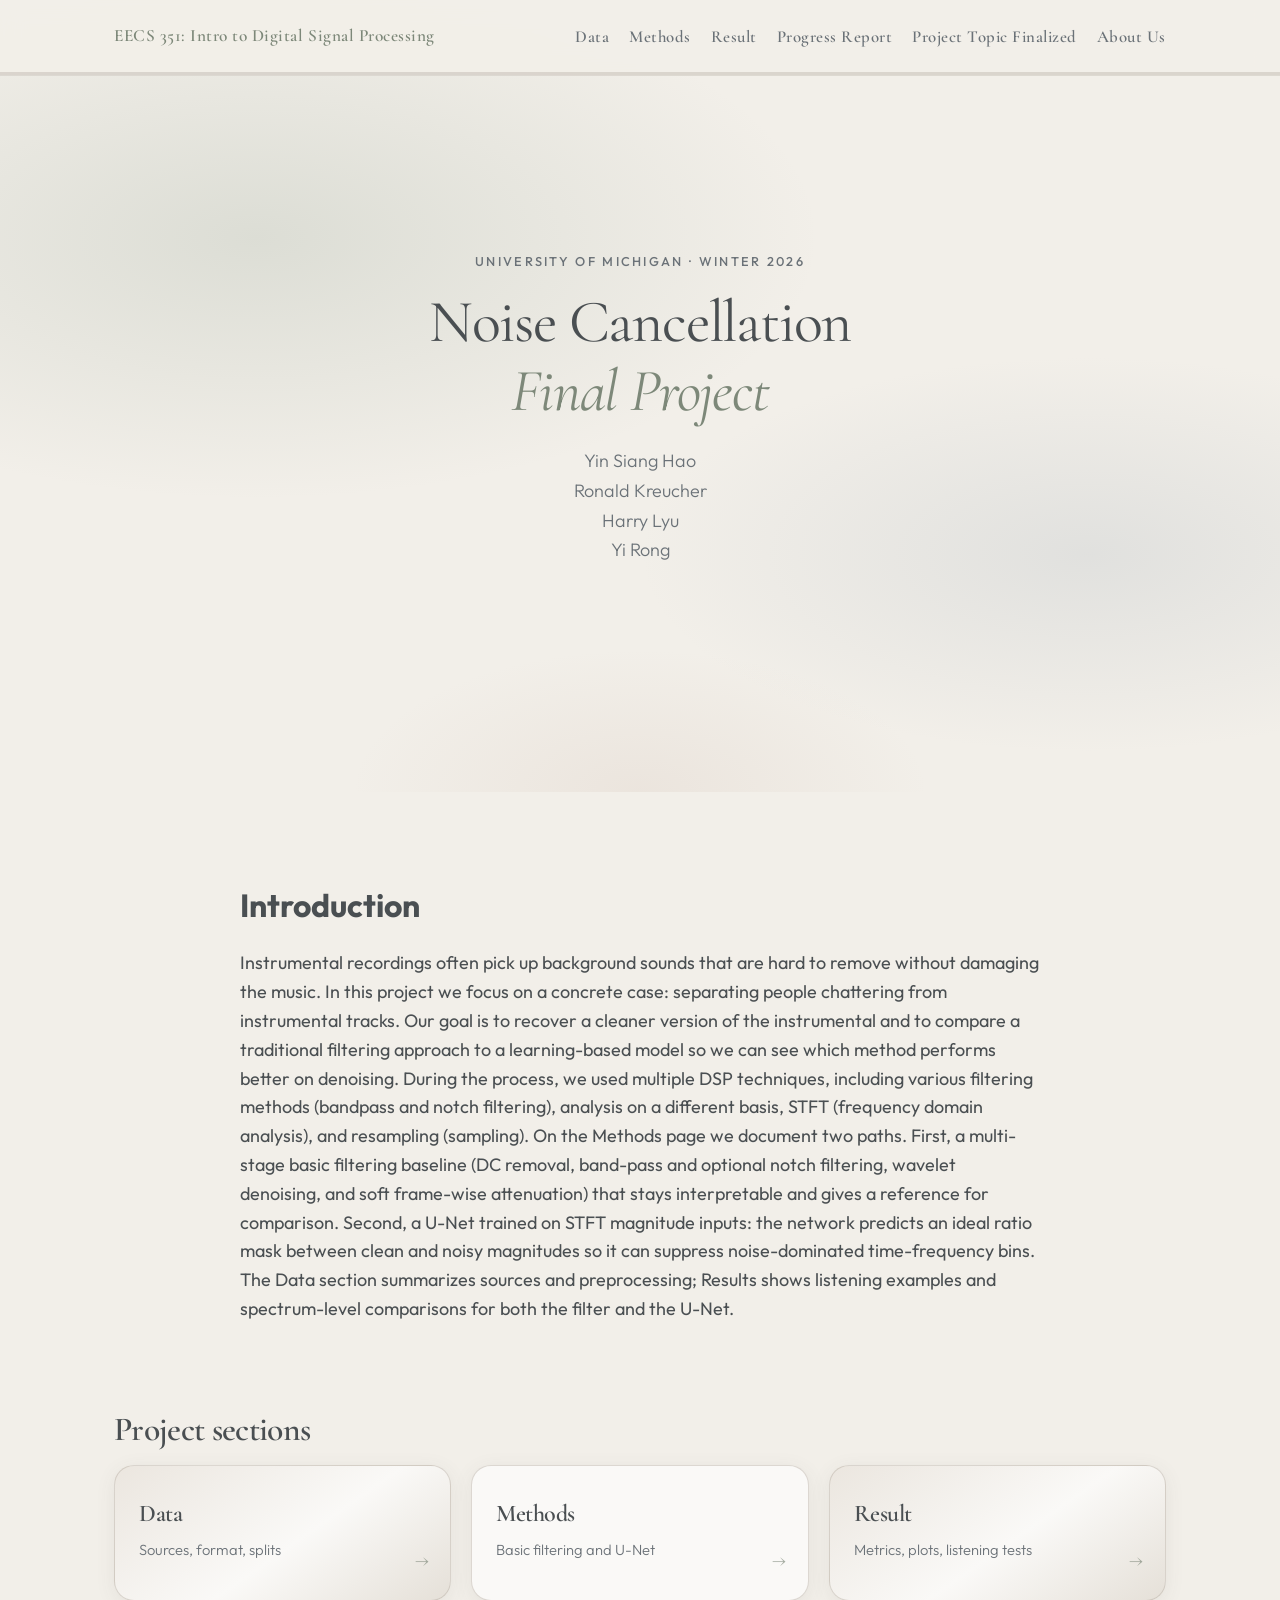
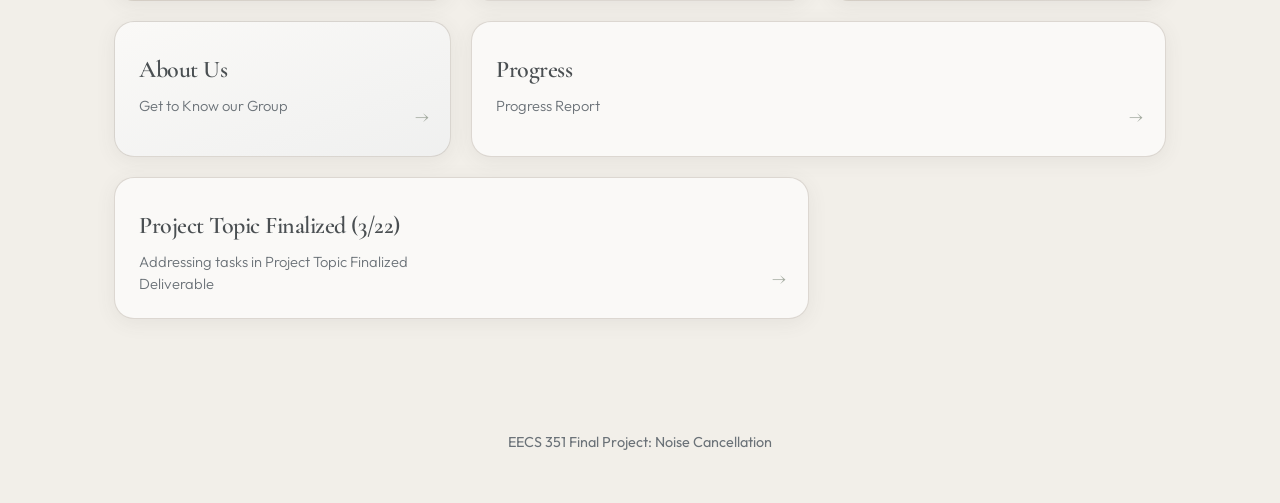
<file: index.html>
<!DOCTYPE html>
<html lang="en">
<head>
  <meta charset="UTF-8" />
  <meta name="viewport" content="width=device-width, initial-scale=1.0" />
  <title>Home · Noise Cancellation Final Project</title>
  <link rel="preconnect" href="https://fonts.googleapis.com" />
  <link rel="preconnect" href="https://fonts.gstatic.com" crossorigin />
  <link href="https://fonts.googleapis.com/css2?family=Cormorant+Garamond:ital,wght@0,400;0,600;1,400&family=Outfit:wght@300;400;500;600&display=swap" rel="stylesheet" />
  <link rel="stylesheet" href="css/style.css" />
</head>
<body data-nav-page="home">
  <a class="skip-link" href="#main">Skip to content</a>

  <header class="site-header" id="top">
    <div class="header-inner">
      <a href="index.html" class="brand brand-link">EECS 351: Intro to Digital Signal Processing</a>
      <button type="button" class="nav-toggle" aria-expanded="false" aria-controls="site-nav" aria-label="Open menu">
        <span class="nav-toggle-bar"></span>
        <span class="nav-toggle-bar"></span>
      </button>
      <nav class="site-nav" id="site-nav" aria-label="Primary">
        <ul class="nav-list">
          <li><a href="data.html" data-nav="data">Data</a></li>
          <li><a href="method.html" data-nav="method">Methods</a></li>
          <li><a href="result.html" data-nav="result">Result</a></li>
          <li><a href="progress.html" data-nav="progress">Progress Report</a></li>
          <li><a href="project_topic_finalized_317.html" data-nav="project-topic">Project Topic Finalized</a></li>
          <li><a href="about_us.html" data-nav="about-us">About Us</a></li>
        </ul>
      </nav>
    </div>
    <div class="progress-track" aria-hidden="true">
      <span class="progress-track-fill" id="scroll-progress"></span>
    </div>
  </header>

  <main id="main">
    <section class="hero" aria-labelledby="hero-title">
      <div class="hero-bg"></div>
      <div class="hero-content">
        <p class="hero-label">University of Michigan · Winter 2026</p>
        <h1 id="hero-title" class="hero-title">Noise Cancellation<br /><span class="hero-accent">Final Project</span></h1>
        <p class="hero-lead">Yin Siang Hao<br> Ronald Kreucher<br>Harry Lyu<br> Yi Rong<br></p>
      </div>
    </section>
    <!-- <section class="panel">
          <div class="panel-inner panel-inner--wide">
            <span class="panel-index">01</span>
            <h1 class="panel-title">Introduction</h1>
            <p class="panel-lead">This website is created for presenting the outcomes of the final project of EECS 351: Intro to Digital Signal Processing class at University of Michigan by Group 11 - Yin Siang Hao, Ronald Kreucher, Harry Lyu, Yi Rong. </p>
            <div class="panel-body">
	<p>Inspired by multiple musical instruments and devices we hold at home, our project focuses on removing the ambient audio noise in audio recordings. We focus on cancelling the ambient noise, such as people-chatting, dog-barking, and air-conditioner noise, which are prevalent in musical recordings. 
	At first, our group is planning on cancelling out the sound of people chattering from a dataset Sam found online. When our model cancels out that noise well, we will expand to those other noise sources above. 
	We first tried out simple filtering on the recordings to see the effect. Later, we used multiple DSP techniques, including Analysis in a Different Basis, Frequency Domain Analysis (STFT), Sampling (Resampling). We used a CNN model to better restore the clean audio and this implements Image processing techniques. 
	Our final task is to produce a system that can cancel out ambient noise and restore the cleanest recordings. 
	And we used recordings made by ourselves to test the models and show the results. <\p>
            </div>
          </div>
        </section> -->
    <section class="introduction">
      <div class="container">
        <h2 class="section-title">Introduction</h2>
        <!-- <p class = "section-subdescription">Instrumental recordings often pick up background sounds that are hard to remove without damaging the music.</p> -->
        <p class="section-text">
Instrumental recordings often pick up background sounds that are hard to remove without damaging the music. In this project we focus on a concrete case: separating people chattering from instrumental tracks. Our goal is to recover a cleaner version of the instrumental and to compare a traditional filtering approach to a learning-based model so we can see which method performs better on denoising. During the process, we used multiple DSP techniques, including various filtering methods (bandpass and notch filtering), analysis on a different basis, STFT (frequency domain analysis), and resampling (sampling). On the Methods page we document two paths. First, a multi-stage basic filtering baseline (DC removal, band-pass and optional notch filtering, wavelet denoising, and soft frame-wise attenuation) that stays interpretable and gives a reference for comparison. Second, a U-Net trained on STFT magnitude inputs: the network predicts an ideal ratio mask between clean and noisy magnitudes so it can suppress noise-dominated time-frequency bins. The Data section summarizes sources and preprocessing; Results shows listening examples and spectrum-level comparisons for both the filter and the U-Net.        </p>
      </div>
    </section>
    <div class="content-wrap">
      <h2 class="section-grid-heading">Project sections</h2>
      <!-- <p class="section-grid-lead">Each card opens the full write-up for that part of the report.</p> -->
      <div class="section-grid" role="list">
        <!-- <a href="introduction.html" class="section-card section-card--01" role="listitem">
          <span class="section-card-index">01</span>
          <span class="section-card-title">Introduction</span>
          <span class="section-card-hint">Problem, motivation, goals</span>
          <span class="section-card-arrow" aria-hidden="true">→</span>
        </a> -->
        <a href="data.html" class="section-card section-card--02" role="listitem">
          <!-- <span class="section-card-index">02</span> -->
          <span class="section-card-title">Data</span>
          <span class="section-card-hint">Sources, format, splits</span>
          <span class="section-card-arrow" aria-hidden="true">→</span>
        </a>
        <a href="method.html" class="section-card section-card--03" role="listitem">
          <!-- <span class="section-card-index">03</span> -->
          <span class="section-card-title">Methods</span>
          <span class="section-card-hint">Basic filtering and U-Net</span>
          <span class="section-card-arrow" aria-hidden="true">→</span>
        </a>
        <a href="result.html" class="section-card section-card--04" role="listitem">
          <!-- <span class="section-card-index">04</span> -->
          <span class="section-card-title">Result</span>
          <span class="section-card-hint">Metrics, plots, listening tests</span>
          <span class="section-card-arrow" aria-hidden="true">→</span>
        </a>
	<a href="about_us.html" class="section-card section-card--05" role="listitem">
          <!-- <span class="section-card-index">04</span> -->
          <span class="section-card-title">About Us</span>
          <span class="section-card-hint">Get to Know our Group</span>
          <span class="section-card-arrow" aria-hidden="true">→</span>
        </a>
        <a href="progress.html" class="section-card section-card--06 section-card--wide" role="listitem">
          <!-- <span class="section-card-index">05</span> -->
          <span class="section-card-title">Progress</span>
          <span class="section-card-hint">Progress Report</span>
          <span class="section-card-arrow" aria-hidden="true">→</span>
        </a>
	<a href="project_topic_finalized_317.html" class="section-card section-card--07 section-card--wide" role="listitem">
          <!-- <span class="section-card-index">06</span> -->
          <span class="section-card-title">Project Topic Finalized (3/22)</span>
          <span class="section-card-hint">Addressing tasks in Project Topic Finalized Deliverable</span>
          <span class="section-card-arrow" aria-hidden="true">→</span>
        </a>
      </div>
    </div>
  </main>

  <footer class="site-footer">
    <p>EECS 351 Final Project: Noise Cancellation</p>
    <button type="button" class="to-top" id="to-top" aria-label="Back to top">↑</button>
  </footer>

  <script src="js/main.js"></script>
</body>
</html>
</file>
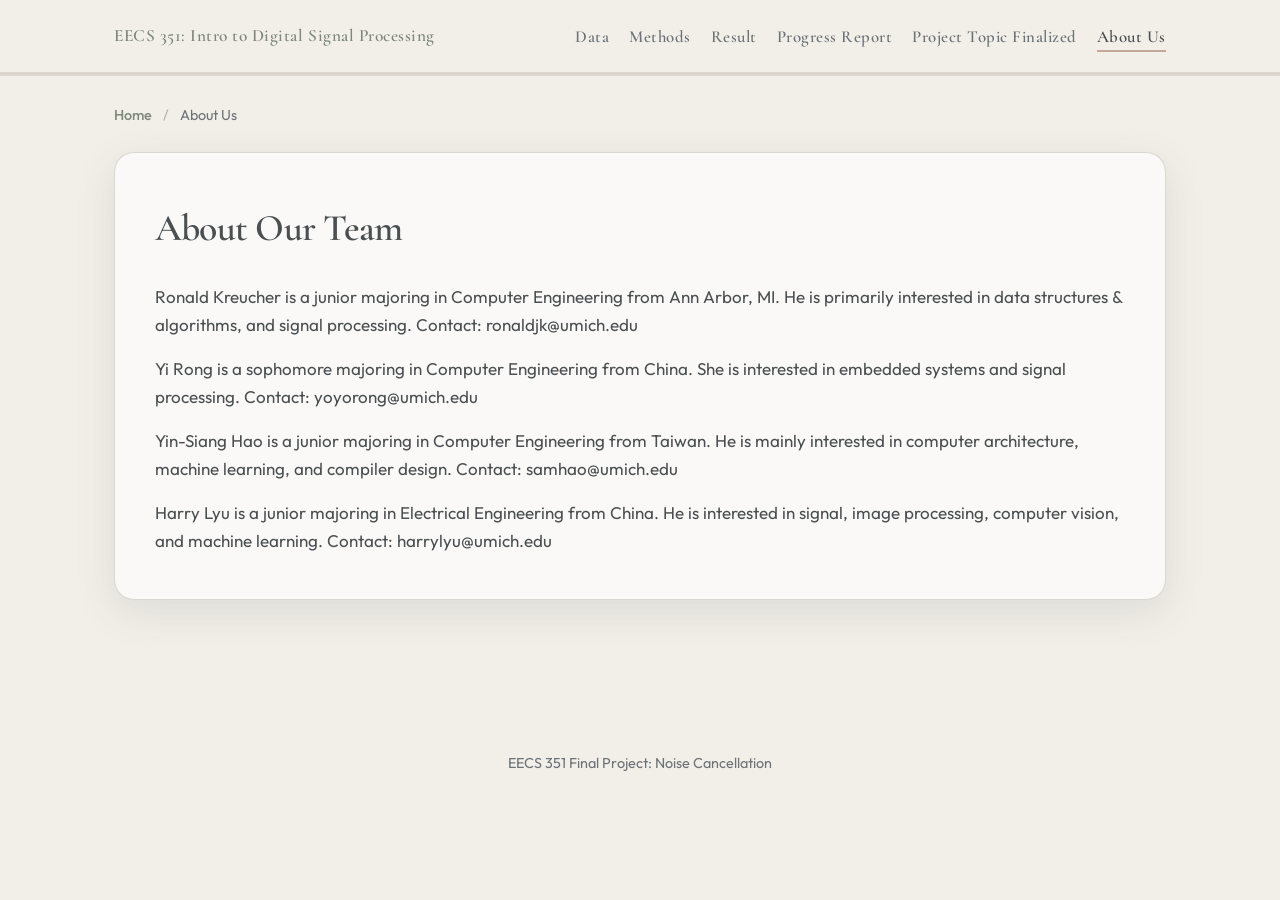
<file: about_us.html>
<!DOCTYPE html>
<html lang="en">
<head>
  <meta charset="UTF-8" />
  <meta name="viewport" content="width=device-width, initial-scale=1.0" />
  <title>About Us · Noise Cancellation Final Project</title>
  <link rel="preconnect" href="https://fonts.googleapis.com" />
  <link rel="preconnect" href="https://fonts.gstatic.com" crossorigin />
  <link href="https://fonts.googleapis.com/css2?family=Cormorant+Garamond:ital,wght@0,400;0,600;1,400&family=Outfit:wght@300;400;500;600&display=swap" rel="stylesheet" />
  <link rel="stylesheet" href="css/style.css" />
</head>
<body data-nav-page="about-us">
  <a class="skip-link" href="#main">Skip to content</a>

  <header class="site-header" id="top">
    <div class="header-inner">
      <a href="index.html" class="brand brand-link">EECS 351: Intro to Digital Signal Processing</a>
      <button type="button" class="nav-toggle" aria-expanded="false" aria-controls="site-nav" aria-label="Open menu">
        <span class="nav-toggle-bar"></span>
        <span class="nav-toggle-bar"></span>
      </button>
      <nav class="site-nav" id="site-nav" aria-label="Primary">
        <ul class="nav-list">
          <li><a href="data.html" data-nav="data">Data</a></li>
          <li><a href="method.html" data-nav="method">Methods</a></li>
          <li><a href="result.html" data-nav="result">Result</a></li>
          <li><a href="progress.html" data-nav="progress">Progress Report</a></li>
          <li><a href="project_topic_finalized_317.html" data-nav="project-topic">Project Topic Finalized</a></li>
          <li><a href="about_us.html" data-nav="about-us">About Us</a></li>
        </ul>
      </nav>
    </div>
    <div class="progress-track" aria-hidden="true">
      <span class="progress-track-fill" id="scroll-progress"></span>
    </div>
  </header>

  <main id="main" class="page-main">
    <div class="content-wrap content-wrap--page">
      <nav class="breadcrumb" aria-label="Breadcrumb">
        <a href="index.html">Home</a>
        <span class="breadcrumb-sep" aria-hidden="true">/</span>
        <span>About Us</span>
      </nav>
      <section class="panel">
        <div class="panel-inner panel-inner--wide">
          <!-- <span class="panel-index">03</span> -->
          <h1 class="panel-title">About Our Team</h1>
          <p class="panel-lead"></p>
          <div class="panel-body">
            <p>Ronald Kreucher is a junior majoring in Computer Engineering from Ann Arbor, MI. He is primarily interested in data structures & algorithms, and signal processing. Contact: ronaldjk@umich.edu</p>
            <p>Yi Rong is a sophomore majoring in Computer Engineering from China. She is interested in embedded systems and signal processing. Contact: yoyorong@umich.edu</p> 
            <p>Yin-Siang Hao is a junior majoring in Computer Engineering from Taiwan. He is mainly interested in computer architecture, machine learning, and compiler design. Contact: samhao@umich.edu</p>
	    <p> Harry Lyu is a junior majoring in Electrical Engineering from China. He is interested in signal, image processing, computer vision, and machine learning. Contact: harrylyu@umich.edu

	</div>
         </div>
      </section>
    </div>
  </main>

  <footer class="site-footer">
    <p>EECS 351 Final Project: Noise Cancellation</p>
    <button type="button" class="to-top" id="to-top" aria-label="Back to top">↑</button>
  </footer>

  <script src="js/main.js"></script>
</body>
</html>
</file>
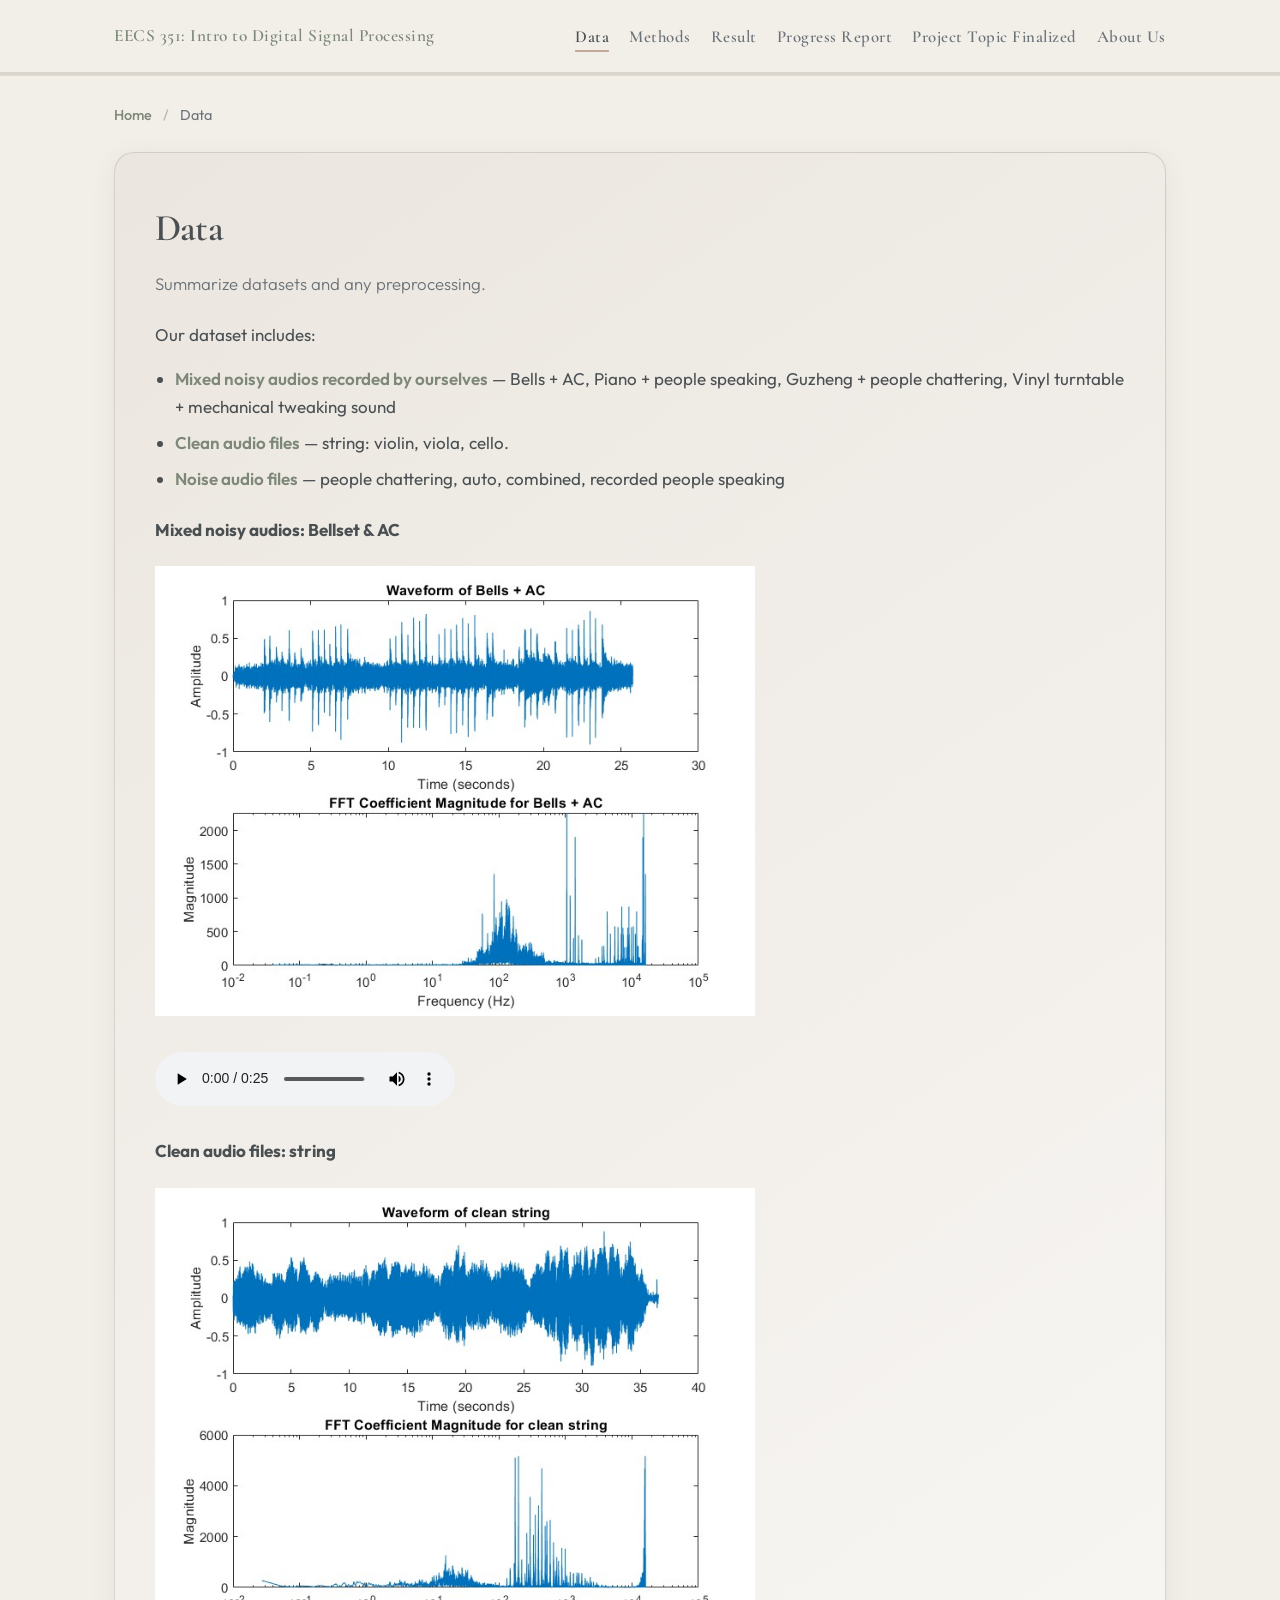
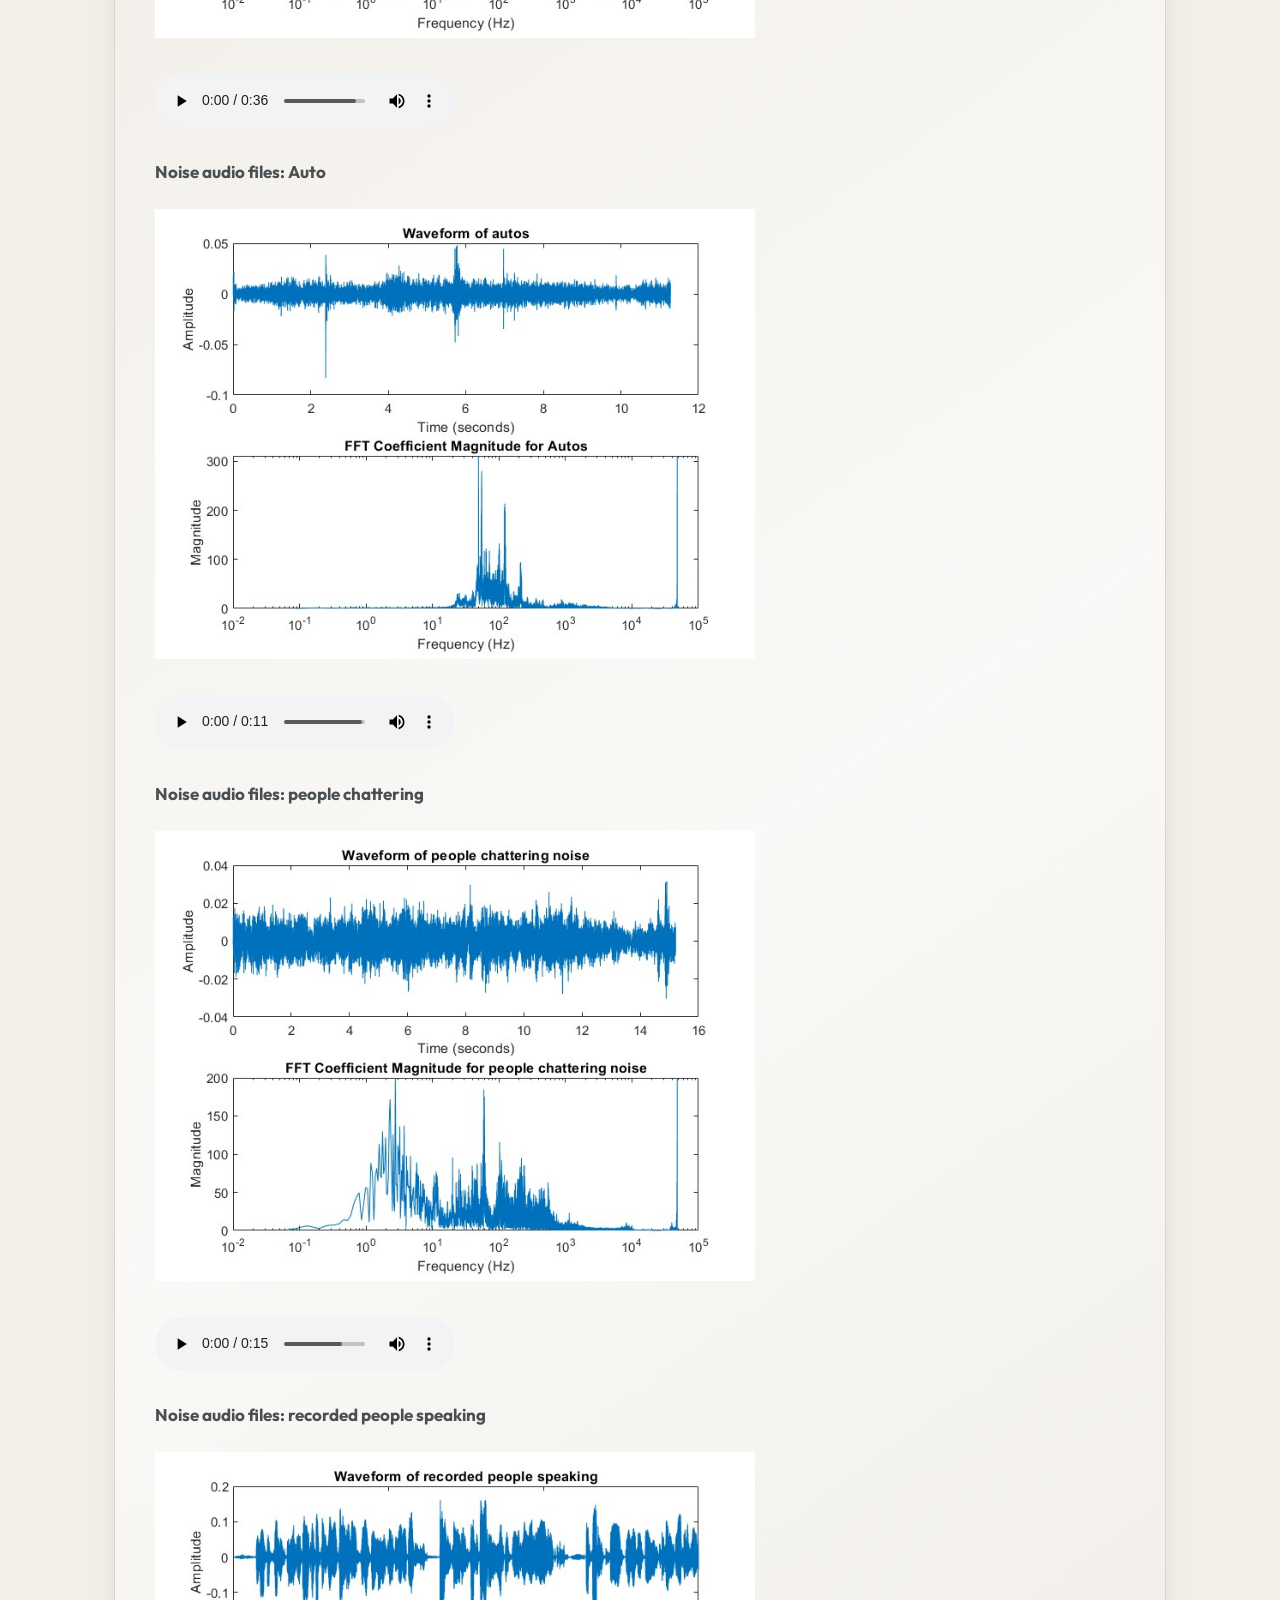
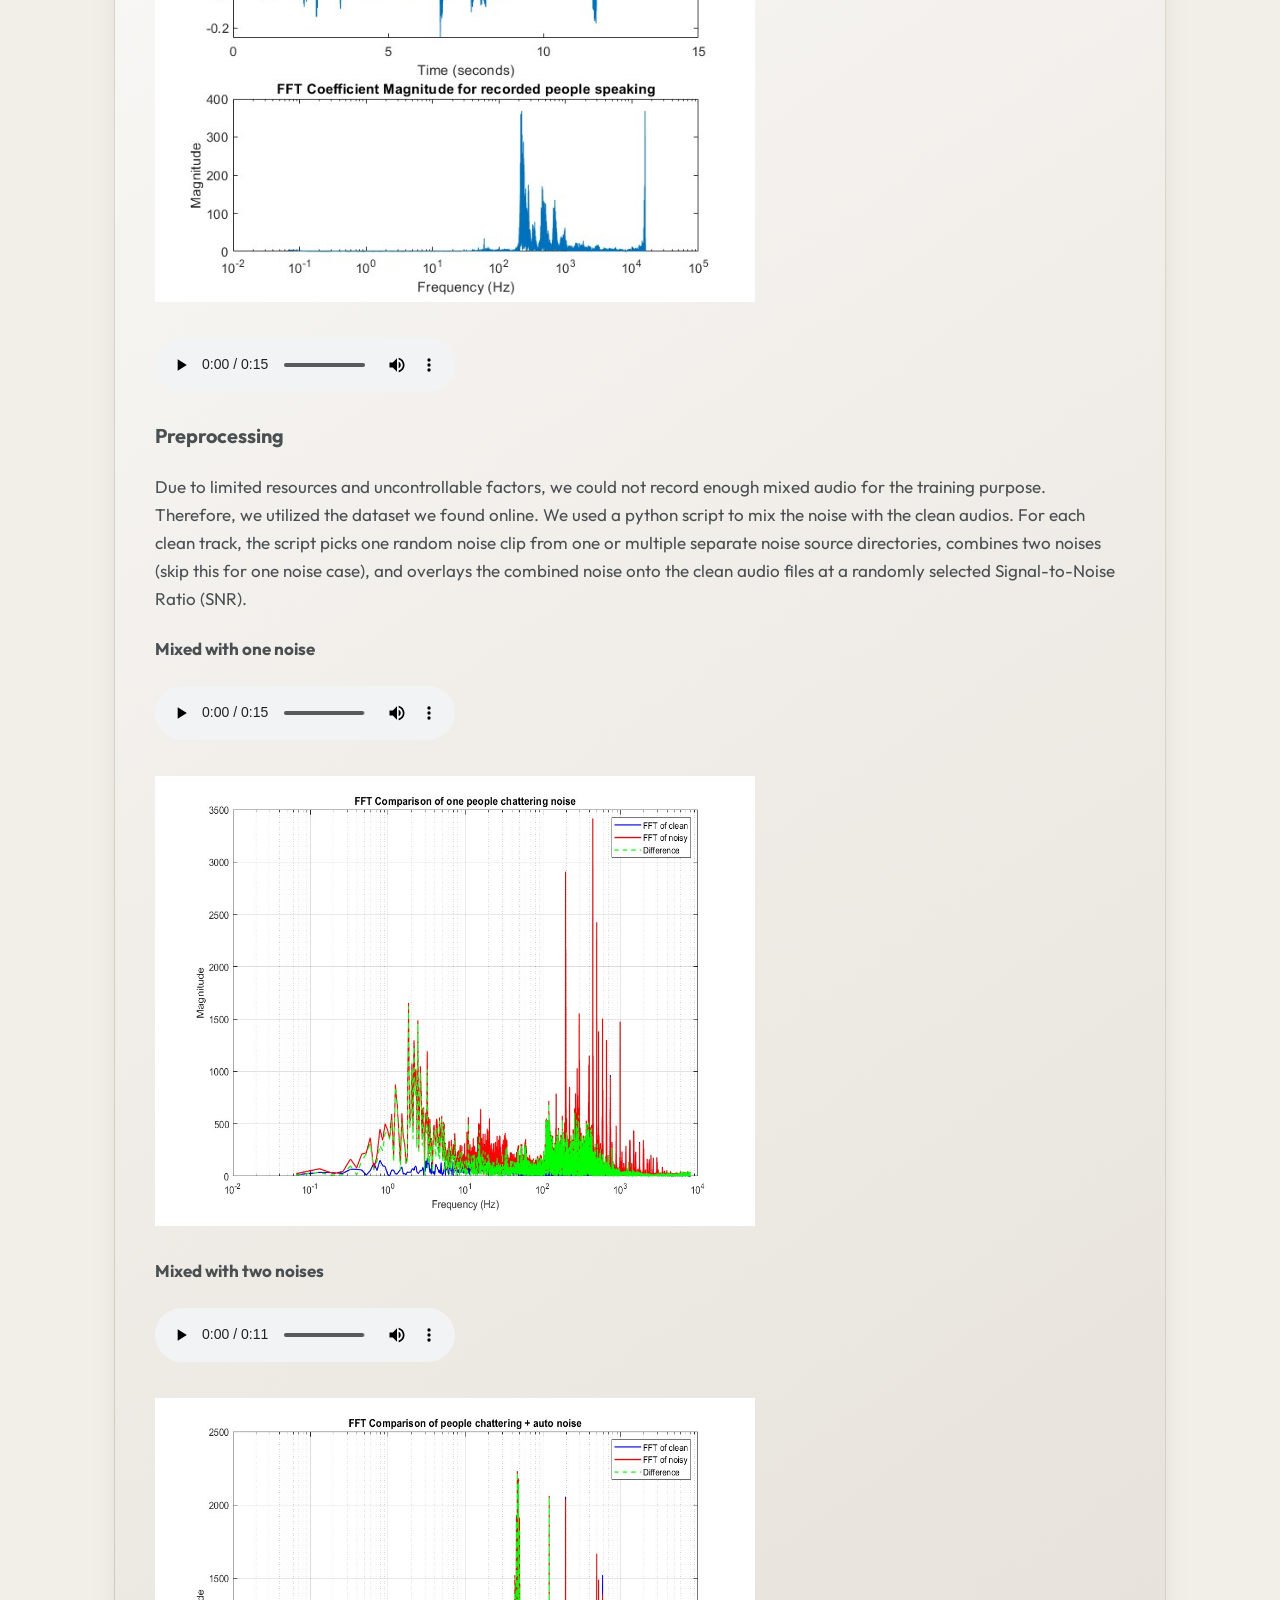
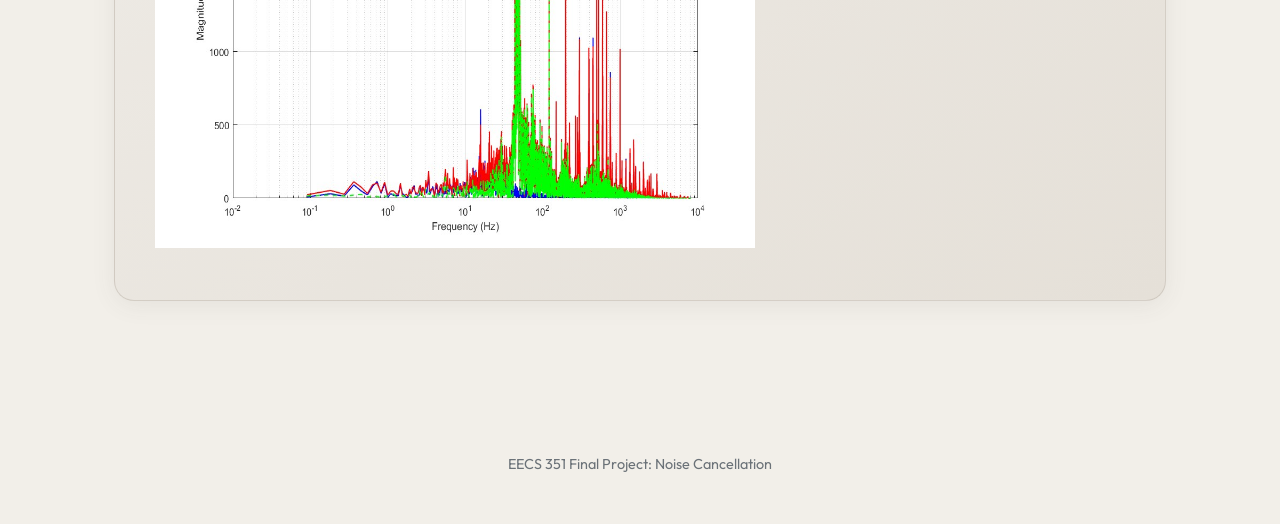
<file: data.html>
<!DOCTYPE html>
<html lang="en">
<head>
  <meta charset="UTF-8" />
  <meta name="viewport" content="width=device-width, initial-scale=1.0" />
  <title>Data · Noise Cancellation Final Project</title>
  <link rel="preconnect" href="https://fonts.googleapis.com" />
  <link rel="preconnect" href="https://fonts.gstatic.com" crossorigin />
  <link href="https://fonts.googleapis.com/css2?family=Cormorant+Garamond:ital,wght@0,400;0,600;1,400&family=Outfit:wght@300;400;500;600&display=swap" rel="stylesheet" />
  <link rel="stylesheet" href="css/style.css" />
</head>
<body data-nav-page="data">
  <a class="skip-link" href="#main">Skip to content</a>

  <header class="site-header" id="top">
    <div class="header-inner">
      <a href="index.html" class="brand brand-link">EECS 351: Intro to Digital Signal Processing</a>
      <button type="button" class="nav-toggle" aria-expanded="false" aria-controls="site-nav" aria-label="Open menu">
        <span class="nav-toggle-bar"></span>
        <span class="nav-toggle-bar"></span>
      </button>
      <nav class="site-nav" id="site-nav" aria-label="Primary">
        <ul class="nav-list">
          <li><a href="data.html" data-nav="data">Data</a></li>
          <li><a href="method.html" data-nav="method">Methods</a></li>
          <li><a href="result.html" data-nav="result">Result</a></li>
          <li><a href="progress.html" data-nav="progress">Progress Report</a></li>
          <li><a href="project_topic_finalized_317.html" data-nav="project-topic">Project Topic Finalized</a></li>
          <li><a href="about_us.html" data-nav="about-us">About Us</a></li>
        </ul>
      </nav>
    </div>
    <div class="progress-track" aria-hidden="true">
      <span class="progress-track-fill" id="scroll-progress"></span>
    </div>
  </header>

  <main id="main" class="page-main">
    <div class="content-wrap content-wrap--page">
      <nav class="breadcrumb" aria-label="Breadcrumb">
        <a href="index.html">Home</a>
        <span class="breadcrumb-sep" aria-hidden="true">/</span>
        <span>Data</span>
      </nav>
      <section class="panel panel--alt">
        <div class="panel-inner panel-inner--wide">
          <!-- <span class="panel-index">02</span> -->
          <h1 class="panel-title">Data</h1>
          <p class="panel-lead">Summarize datasets and any preprocessing.</p>
          <div class="panel-body">
            <p>Our dataset includes:</p>
            <ul class="info-list">
              <li><strong>Mixed noisy audios recorded by ourselves</strong> — Bells + AC, Piano + people speaking, Guzheng + people chattering, Vinyl turntable + mechanical tweaking sound </li>
              <li><strong>Clean audio files</strong> — string: violin, viola, cello.</li>
              <li><strong>Noise audio files</strong> — people chattering, auto, combined, recorded people speaking</li>
            </ul>
            <div class="audio-section">
                  <h4>Mixed noisy audios: Bellset & AC</h4>
                  <img src="data_bells4.jpg" alt="Data: waveform plots" class="data-dataset-recorded" width="600" height="450">
                  <br><br>
                  <audio controls>
                    <source src="EECS351_bells4.wav" type="audio/wav">
                    Your browser does not support the audio element.
                  </audio>
            <div class="audio-section">
                  <h4>Clean audio files: string</h4>
                  <img src="data_string2001.jpg" alt="Data: waveform plots" class="data-dataset-clean" width="600" height="450">
                  <br><br>
                  <audio controls>
                    <source src="string_track002001.wav" type="audio/wav">
                    Your browser does not support the audio element.
                  </audio>
            <div class="audio-section">
                  <h4>Noise audio files: Auto</h4>
                  <img src="data_auto.jpg" alt="Data: waveform plots" class="data-dataset-noise" width="600" height="450">
                  <br><br>
                  <audio controls>
                    <source src="autos _ 1_CSLvl1_1566979242983.wav" type="audio/wav">
                    Your browser does not support the audio element.
                  </audio>
            <div class="audio-section">
                  <h4>Noise audio files: people chattering</h4>
                  <img src="data_peoplechat.jpg" alt="Data: waveform plots" class="data-dataset-noise" width="600" height="450">
                  <br><br>
                  <audio controls>
                    <source src="people _ 1557836294058.wav" type="audio/wav">
                    Your browser does not support the audio element.
                  </audio>
            <div class="audio-section">
                  <h4>Noise audio files: recorded people speaking</h4>
                  <img src="data_peoplespeaking.jpg" alt="Data: waveform plots" class="data-dataset-noise" width="600" height="450">
                  <br><br>
                  <audio controls>
                    <source src="Yoyo_reading2_seg0000.wav" type="audio/wav">
                    Your browser does not support the audio element.
                  </audio>
            <h3>Preprocessing</h3>
            <p>Due to limited resources and uncontrollable factors, we could not record enough mixed audio for the training purpose. Therefore, we utilized the dataset we found online. We used a python script to mix the noise with the clean audios. For each clean track, the script picks one random noise clip from one or multiple separate noise source directories, combines two noises (skip this for one noise case), and overlays the combined noise onto the clean audio files at a randomly selected Signal-to-Noise Ratio (SNR). </p>
            <div class="audio-section">
                  <h4>Mixed with one noise</h4>
                  <audio controls>
                    <source src="string_track002001_peoplemixed.wav" type="audio/wav">
                    Your browser does not support the audio element.
                  </audio>
                  <br><br>
                  <img src="dataFFT_comp_peoplemixed.jpg" alt="Data: FFT plots" class="data-dataset-mixed1" width="600" height="450">
            <div class="audio-section">
                  <h4>Mixed with two noises</h4>
                  <audio controls>
                    <source src="string_track002001_allmixed.wav" type="audio/wav">
                    Your browser does not support the audio element.
                  </audio>
                  <br><br>
                  <img src="dataFFT_comp_allmixed.jpg" alt="Data: FFT plots" class="data-dataset-mixed1" width="600" height="450">
            
          </div>
        </div>
      </section>
    </div>
  </main>

  <footer class="site-footer">
    <p>EECS 351 Final Project: Noise Cancellation</p>
    <button type="button" class="to-top" id="to-top" aria-label="Back to top">↑</button>
  </footer>

  <script src="js/main.js"></script>
</body>
</html>
</file>
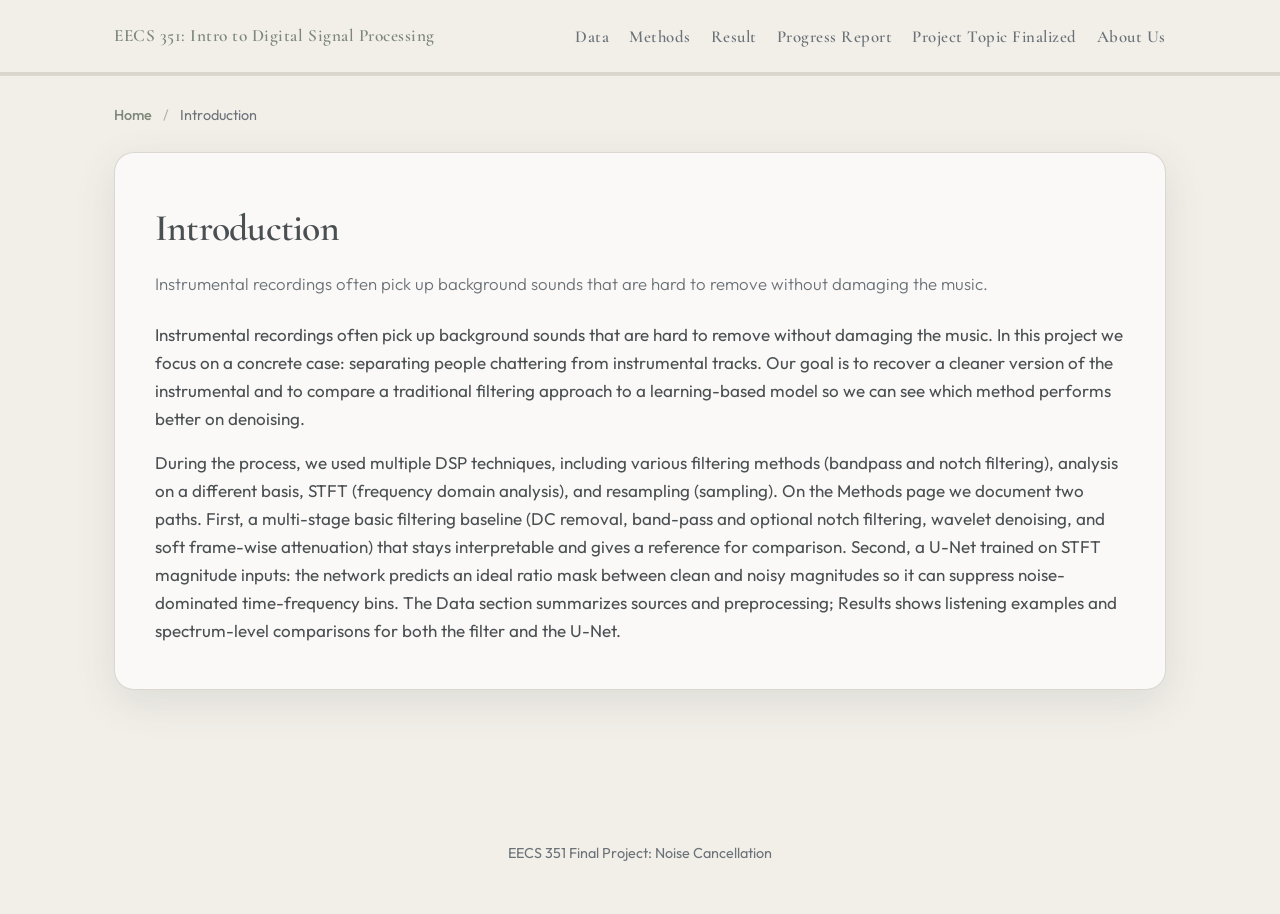
<file: introduction.html>
<!DOCTYPE html>
<html lang="en">
<head>
  <meta charset="UTF-8" />
  <meta name="viewport" content="width=device-width, initial-scale=1.0" />
  <title>Introduction · Noise Cancellation Final Project</title>
  <link rel="preconnect" href="https://fonts.googleapis.com" />
  <link rel="preconnect" href="https://fonts.gstatic.com" crossorigin />
  <link href="https://fonts.googleapis.com/css2?family=Cormorant+Garamond:ital,wght@0,400;0,600;1,400&family=Outfit:wght@300;400;500;600&display=swap" rel="stylesheet" />
  <link rel="stylesheet" href="css/style.css" />
</head>
<body data-nav-page="intro">
  <a class="skip-link" href="#main">Skip to content</a>

  <header class="site-header" id="top">
    <div class="header-inner">
      <a href="index.html" class="brand brand-link">EECS 351: Intro to Digital Signal Processing</a>
      <button type="button" class="nav-toggle" aria-expanded="false" aria-controls="site-nav" aria-label="Open menu">
        <span class="nav-toggle-bar"></span>
        <span class="nav-toggle-bar"></span>
      </button>
      <nav class="site-nav" id="site-nav" aria-label="Primary">
        <ul class="nav-list">
          <li><a href="data.html" data-nav="data">Data</a></li>
          <li><a href="method.html" data-nav="method">Methods</a></li>
          <li><a href="result.html" data-nav="result">Result</a></li>
          <li><a href="progress.html" data-nav="progress">Progress Report</a></li>
          <li><a href="project_topic_finalized_317.html" data-nav="project-topic">Project Topic Finalized</a></li>
          <li><a href="about_us.html" data-nav="about-us">About Us</a></li>
        </ul>
      </nav>
    </div>
    <div class="progress-track" aria-hidden="true">
      <span class="progress-track-fill" id="scroll-progress"></span>
    </div>
  </header>

  <main id="main" class="page-main">
    <div class="content-wrap content-wrap--page">
      <nav class="breadcrumb" aria-label="Breadcrumb">
        <a href="index.html">Home</a>
        <span class="breadcrumb-sep" aria-hidden="true">/</span>
        <span>Introduction</span>
      </nav>
      <section class="panel">
        <div class="panel-inner panel-inner--wide">
          <!-- <span class="panel-index">01</span> -->
          <h1 class="panel-title">Introduction</h1>
          <p class="panel-lead">Instrumental recordings often pick up background sounds that are hard to remove without damaging the music.</p>
          <div class="panel-body">
            <p>Instrumental recordings often pick up background sounds that are hard to remove without damaging the music. In this project we focus on a concrete case: separating people chattering from instrumental tracks. Our goal is to recover a cleaner version of the instrumental and to compare a traditional filtering approach to a learning-based model so we can see which method performs better on denoising.</p>
            <p>During the process, we used multiple DSP techniques, including various filtering methods (bandpass and notch filtering), analysis on a different basis, STFT (frequency domain analysis), and resampling (sampling). On the Methods page we document two paths. First, a multi-stage basic filtering baseline (DC removal, band-pass and optional notch filtering, wavelet denoising, and soft frame-wise attenuation) that stays interpretable and gives a reference for comparison. Second, a U-Net trained on STFT magnitude inputs: the network predicts an ideal ratio mask between clean and noisy magnitudes so it can suppress noise-dominated time-frequency bins. The Data section summarizes sources and preprocessing; Results shows listening examples and spectrum-level comparisons for both the filter and the U-Net.</p>
          </div>
        </div>
      </section>
    </div>
  </main>

  <footer class="site-footer">
    <p>EECS 351 Final Project: Noise Cancellation</p>
    <button type="button" class="to-top" id="to-top" aria-label="Back to top">↑</button>
  </footer>

  <script src="js/main.js"></script>
</body>
</html>
</file>
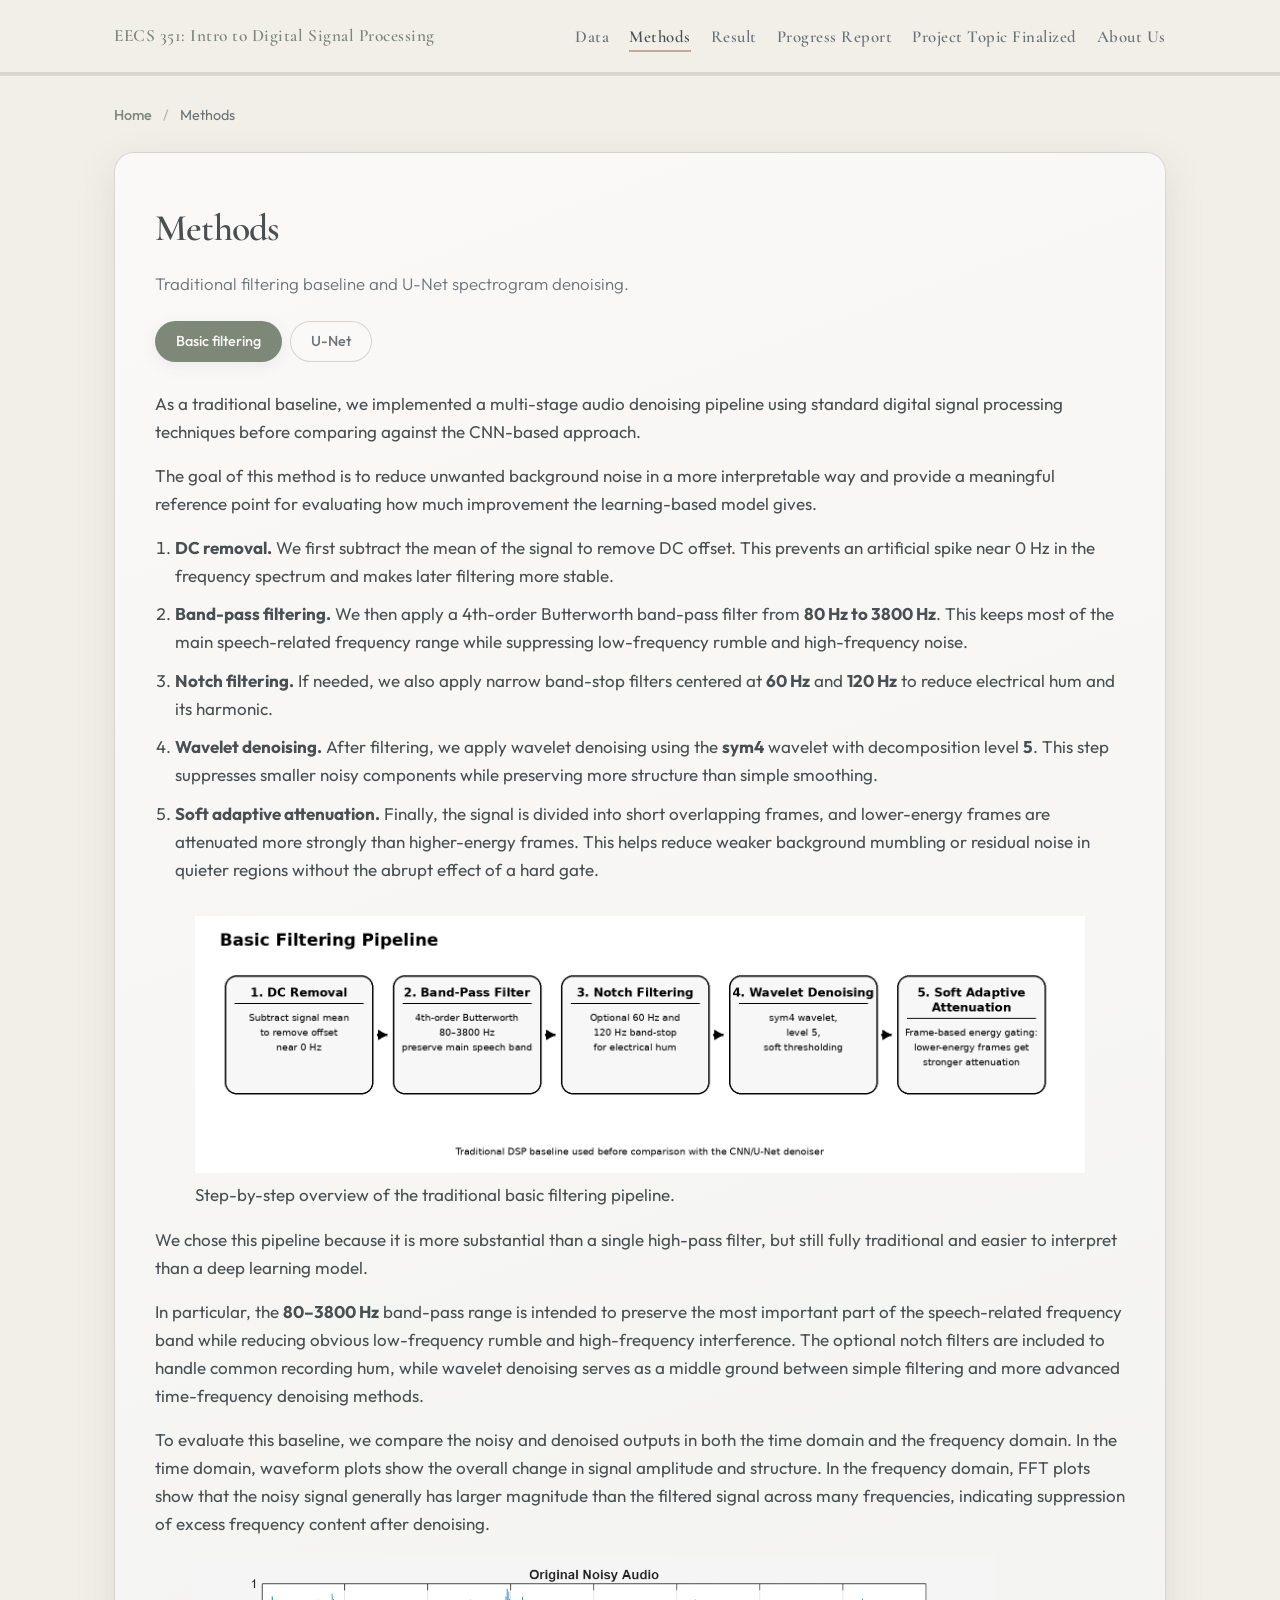
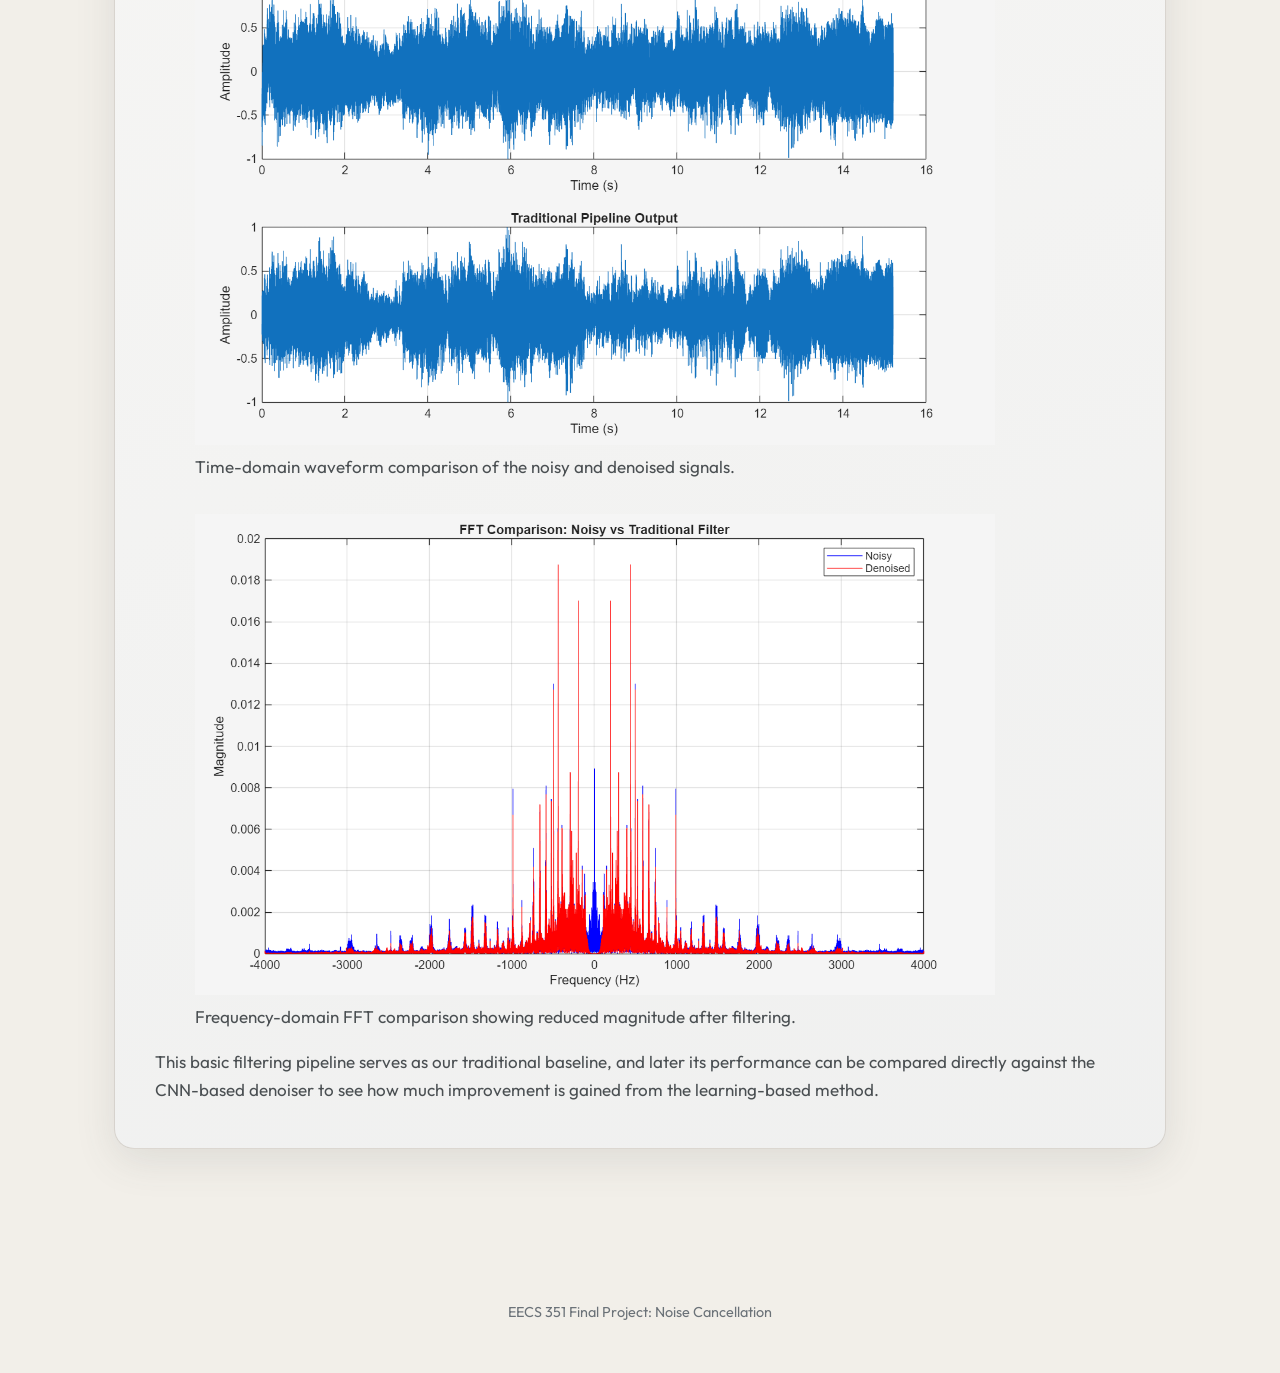
<file: method.html>
<!DOCTYPE html>
<html lang="en">
<head>
  <meta charset="UTF-8" />
  <meta name="viewport" content="width=device-width, initial-scale=1.0" />
  <title>Methods · Noise Cancellation Final Project</title>
  <link rel="preconnect" href="https://fonts.googleapis.com" />
  <link rel="preconnect" href="https://fonts.gstatic.com" crossorigin />
  <link href="https://fonts.googleapis.com/css2?family=Cormorant+Garamond:ital,wght@0,400;0,600;1,400&family=Outfit:wght@300;400;500;600&display=swap" rel="stylesheet" />
  <link rel="stylesheet" href="css/style.css" />
</head>
<body data-nav-page="method">
  <a class="skip-link" href="#main">Skip to content</a>

  <header class="site-header" id="top">
    <div class="header-inner">
      <a href="index.html" class="brand brand-link">EECS 351: Intro to Digital Signal Processing</a>
      <button type="button" class="nav-toggle" aria-expanded="false" aria-controls="site-nav" aria-label="Open menu">
        <span class="nav-toggle-bar"></span>
        <span class="nav-toggle-bar"></span>
      </button>
      <nav class="site-nav" id="site-nav" aria-label="Primary">
        <ul class="nav-list">
          <li><a href="data.html" data-nav="data">Data</a></li>
          <li><a href="method.html" data-nav="method">Methods</a></li>
          <li><a href="result.html" data-nav="result">Result</a></li>
          <li><a href="progress.html" data-nav="progress">Progress Report</a></li>
          <li><a href="project_topic_finalized_317.html" data-nav="project-topic">Project Topic Finalized</a></li>
          <li><a href="about_us.html" data-nav="about-us">About Us</a></li>
        </ul>
      </nav>
    </div>
    <div class="progress-track" aria-hidden="true">
      <span class="progress-track-fill" id="scroll-progress"></span>
    </div>
  </header>

  <main id="main" class="page-main">
    <div class="content-wrap content-wrap--page">
      <nav class="breadcrumb" aria-label="Breadcrumb">
        <a href="index.html">Home</a>
        <span class="breadcrumb-sep" aria-hidden="true">/</span>
        <span>Methods</span>
      </nav>
      <section class="panel panel--progress">
        <div class="panel-inner panel-inner--wide">
          <h1 class="panel-title">Methods</h1>
          <p class="panel-lead">Traditional filtering baseline and U-Net spectrogram denoising.</p>
          <div class="subsection-tabs" role="tablist" aria-label="Method subsections">
            <button type="button" class="tab-btn is-active" role="tab" id="tab-basic" aria-selected="true" aria-controls="panel-basic" data-tab="basic">Basic filtering</button>
            <button type="button" class="tab-btn" role="tab" id="tab-unet" aria-selected="false" aria-controls="panel-unet" data-tab="unet">U-Net</button>
          </div>

          <div class="tab-panels">
            <div class="tab-panel is-visible" role="tabpanel" id="panel-basic" aria-labelledby="tab-basic" data-panel="basic">
              <h2 class="sr-only">Basic filtering</h2>
              <div class="panel-body">
                <p>
                  As a traditional baseline, we implemented a multi-stage audio denoising pipeline
                  using standard digital signal processing techniques before comparing against the
                  CNN-based approach.
                </p>
                <p>
                  The goal of this method is to reduce unwanted background noise in a more
                  interpretable way and provide a meaningful reference point for evaluating
                  how much improvement the learning-based model gives.
                </p>

                <ol class="step-list">
                  <li>
                    <strong>DC removal.</strong> We first subtract the mean of the signal to remove
                    DC offset. This prevents an artificial spike near 0 Hz in the frequency
                    spectrum and makes later filtering more stable.
                  </li>
                  <li>
                    <strong>Band-pass filtering.</strong> We then apply a 4th-order Butterworth
                    band-pass filter from <strong>80 Hz to 3800 Hz</strong>. This keeps most of the
                    main speech-related frequency range while suppressing low-frequency rumble
                    and high-frequency noise.
                  </li>
                  <li>
                    <strong>Notch filtering.</strong> If needed, we also apply narrow band-stop
                    filters centered at <strong>60 Hz</strong> and <strong>120 Hz</strong> to reduce
                    electrical hum and its harmonic.
                  </li>
                  <li>
                    <strong>Wavelet denoising.</strong> After filtering, we apply wavelet denoising
                    using the <strong>sym4</strong> wavelet with decomposition level
                    <strong>5</strong>. This step suppresses smaller noisy components while preserving
                    more structure than simple smoothing.
                  </li>
                  <li>
                    <strong>Soft adaptive attenuation.</strong> Finally, the signal is divided into
                    short overlapping frames, and lower-energy frames are attenuated more strongly
                    than higher-energy frames. This helps reduce weaker background mumbling or
                    residual noise in quieter regions without the abrupt effect of a hard gate.
                  </li>
                </ol>
                <div class="introduction_graph">
                  <figure style="margin-top: 2rem;">
                    <img src="basic_filtering_pipeline_diagram.png" alt="Basic filtering pipeline diagram" style="width:100%; max-width:1100px; height:auto;">
                    <figcaption>Step-by-step overview of the traditional basic filtering pipeline.</figcaption>
                  </figure>
                </div>
                <p>
                  We chose this pipeline because it is more substantial than a single high-pass
                  filter, but still fully traditional and easier to interpret than a deep
                  learning model.
                </p>

                <p>
                  In particular, the <strong>80–3800 Hz</strong> band-pass range is intended to
                  preserve the most important part of the speech-related frequency band while
                  reducing obvious low-frequency rumble and high-frequency interference.
                  The optional notch filters are included to handle common recording hum,
                  while wavelet denoising serves as a middle ground between simple filtering
                  and more advanced time-frequency denoising methods.
                </p>

                <p>
                  To evaluate this baseline, we compare the noisy and denoised outputs in both
                  the time domain and the frequency domain. In the time domain, waveform plots
                  show the overall change in signal amplitude and structure. In the frequency
                  domain, FFT plots show that the noisy signal generally has larger magnitude
                  than the filtered signal across many frequencies, indicating suppression of
                  excess frequency content after denoising.
                </p>

                <div class="comparison-graphs">
                  <figure>
                    <img src="basic_filter_time.png" alt="Waveform comparison between noisy and denoised audio" style="width:100%; max-width:800px; height:auto;">
                    <figcaption>Time-domain waveform comparison of the noisy and denoised signals.</figcaption>
                  </figure>

                  <figure style="margin-top: 2rem;">
                    <img src="basic_filter_freq.png" alt="FFT comparison between noisy and denoised audio" style="width:100%; max-width:800px; height:auto;">
                    <figcaption>Frequency-domain FFT comparison showing reduced magnitude after filtering.</figcaption>
                  </figure>
                </div>
                <p>
                  This basic filtering pipeline serves as our traditional baseline, and later
                  its performance can be compared directly against the CNN-based denoiser to
                  see how much improvement is gained from the learning-based method.
                </p>
              </div>
            </div>

            <div class="tab-panel" role="tabpanel" id="panel-unet" aria-labelledby="tab-unet" hidden data-panel="unet">
              <h2 class="sr-only">U-Net</h2>
              <div class="panel-body">
                <p>After applying a simple filter to a few sample recordings, we started focusing on a deep learning approach that we hoped would yield better results. We used data from the online repo <a href="https://magenta.withgoogle.com/datasets/cocochorales" rel="noopener noreferrer">https://magenta.withgoogle.com/datasets/cocochorales</a> that included audio files of instruments in an orchestra. We split these files into training and validation subsets. For a first noise source, we used data from the online repo <a href="https://depositonce.tu-berlin.de/items/aa9f01e1-3eb7-44f9-a5c8-fe1b4c858024" rel="noopener noreferrer">https://depositonce.tu-berlin.de/items/aa9f01e1-3eb7-44f9-a5c8-fe1b4c858024</a> that included files of people chattering. Our goal was to filter out the sound of people chattering from the instrumental audio files. Before passing data through our deep learning algorithm, we had to do some preprocessing steps. The first step was to apply noise randomly to the instrumental audio files, and take the STFT (short-time Fourier transform) of both the clean instrumental files and the noised instrumental files. Here is an example of a clean instrumental STFT spectrogram.</p>
                <img src="EECS351_cleanSTFT_website.png" alt="clean STFT example" width="600" height="300">
                <p>Here is a spectrogram of that same audio track with the people chattering noise applied.</p>
                <img src="EECS351_noisySTFT_website.png" alt="noisy STFT example" width="600" height="300">
                <p>These two spectrograms are noticeably different. For example, the noisy spectrogram has more magnitude in the 5000–8000 Hz range than the clean spectrogram.</p>
                <p>We apply STFT to all audio segments using a Hann window of length 512, an FFT size of 512, and a hop length of 128 samples, along with Hann windows that smoothes out the window boundaries, converting each 2-second, 16&nbsp;kHz waveform into a 2D magnitude spectrogram of 257 frequency bins &times; 250 time frames. Instead of training the model to generate a denoised spectrogram, we instead train for a model that generates a ratio mask that suppresses the magnitude of the noise frequencies at every time frame. Since most parts of the clean and noisy spectrogram are identical in terms of magnitudes and only a small fraction of magnitudes has to be suppressed harshly (noise frequencies), we choose to have the model predict the ratio instead of the literal magnitudes to yield better training outcomes.</p>
                <p>Concretely, the training target for each spectrogram bin is the Ideal Ratio Mask (IRM), defined as |clean|/|noisy| and clamped to [0, 1]. The input fed to the model is the log-magnitude of the noisy spectrogram, log1p(|noisy|), reshaped to [B, 1, 257, 250].</p>
                <p>The UNet encoder downsamples the spectrogram through three levels, expanding the channel depth from 1&rarr;32&rarr;64&rarr;128 via 3&times;3 ConvBlocks (each consisting of two Conv2d-BatchNorm-ReLU pairs) interleaved with 2&times;2 max pooling. A bottleneck block then projects from 128 to 256 channels of images that have 1/8th the original spatial resolution, as a summary extraction of spectrogram features. The decoder contains three symmetric levels. In each level, we first upsample the feature maps, and then at each level concatenate the feature maps channel-wise with the encoder output of the same level, eventually doing another convblock that shrinks the channel number by half. A final convolution projects the 32-channel feature map back to a single-channel output of a 257&times;250 denoised spectrogram.</p>
                <p>The model is trained with energy-weighted binary cross-entropy loss (BCEWithLogitsLoss) computed for each element, multiplied by its spectrogram magnitude and summed into a weighted mean loss. This makes high-energy frequency bins, which contribute more to the audio and are more prominent to human ears, to drive proportionally more gradient. We use the Adam optimizer with a learning rate of 1e-3 and weight decay of 1e-5, paired with a ReduceLROnPlateau scheduler that downsizes the learning rate when the loss reduction is stagnant.</p>
                <img src="EECS351_Unet_sketch.jpg" alt="Hand-drawn U-Net architecture diagram" class="unet-sketch-img" loading="lazy">
                <p>For results and sample recordings of this approach, visit the results section of our website.</p>
              </div>
            </div>
          </div>
        </div>
      </section>
    </div>
  </main>

  <footer class="site-footer">
    <p>EECS 351 Final Project: Noise Cancellation</p>
    <button type="button" class="to-top" id="to-top" aria-label="Back to top">↑</button>
  </footer>

  <script src="js/main.js"></script>
</body>
</html>
</file>
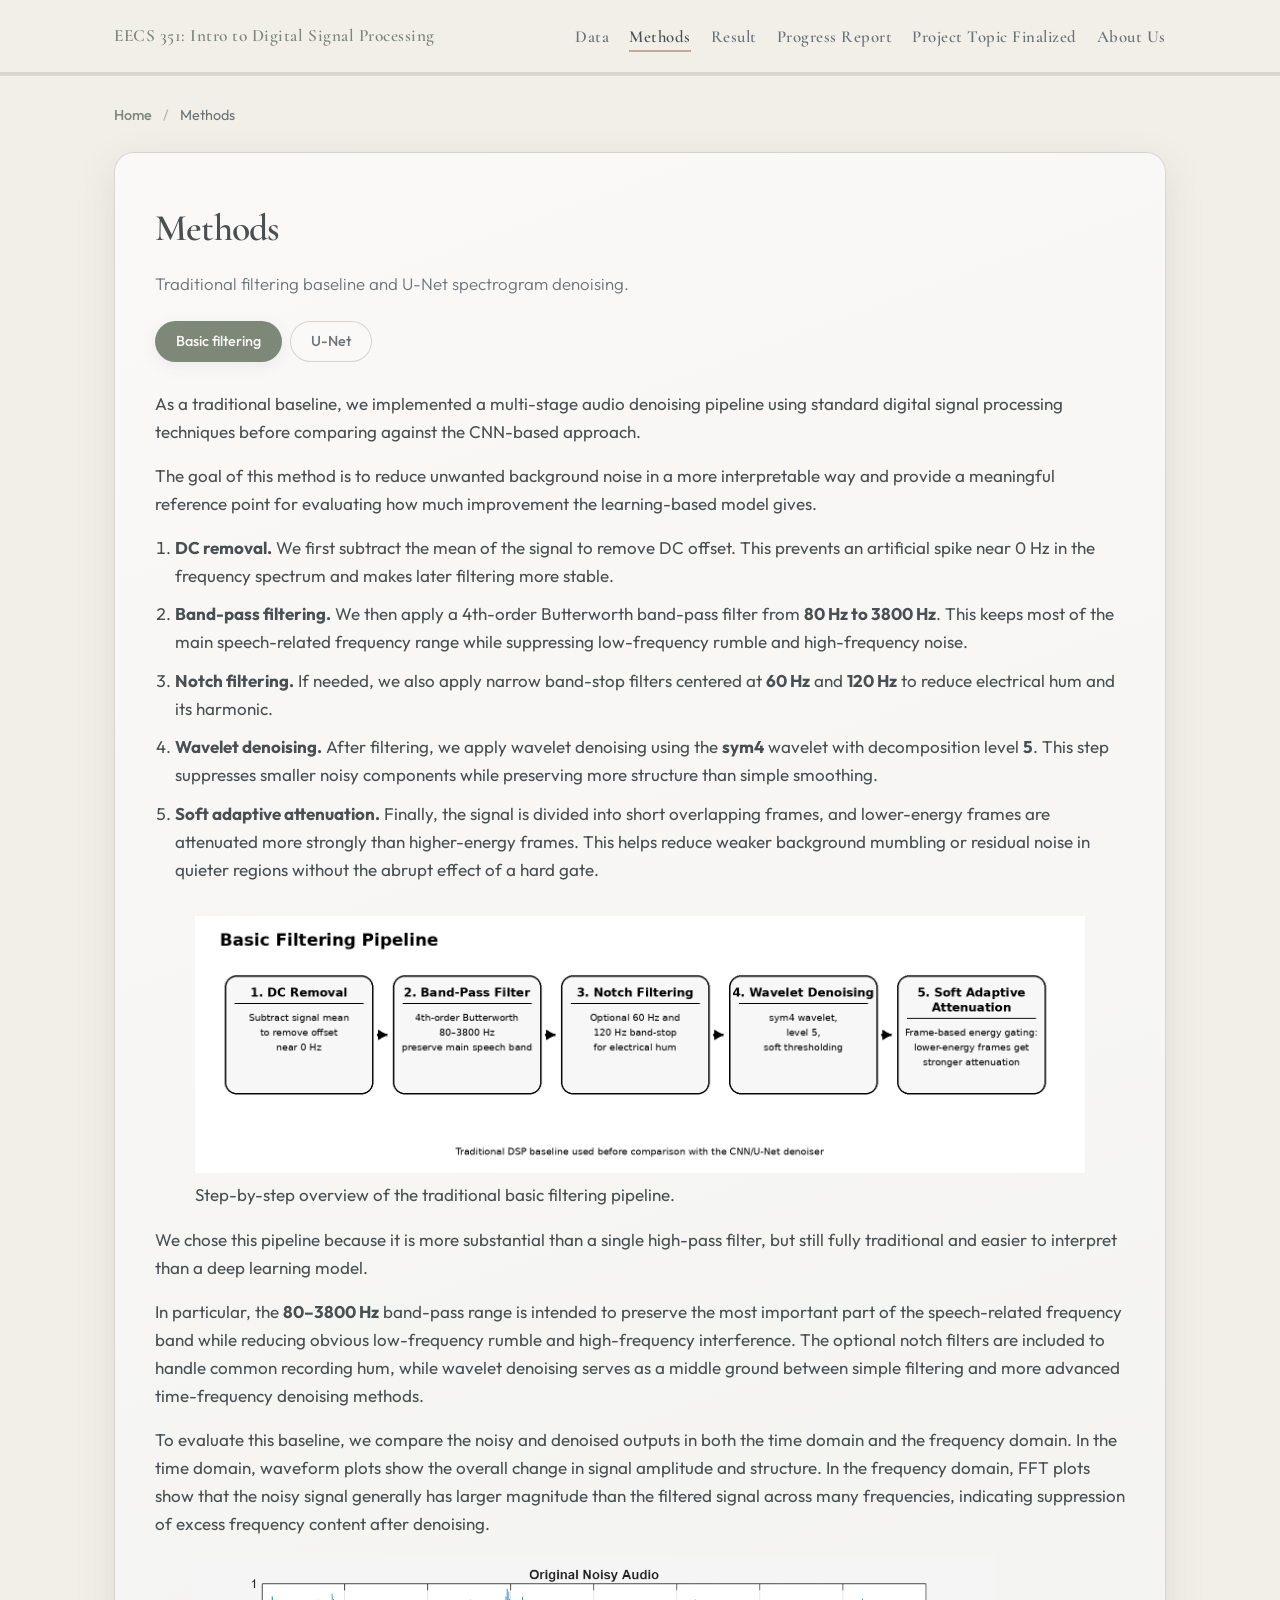
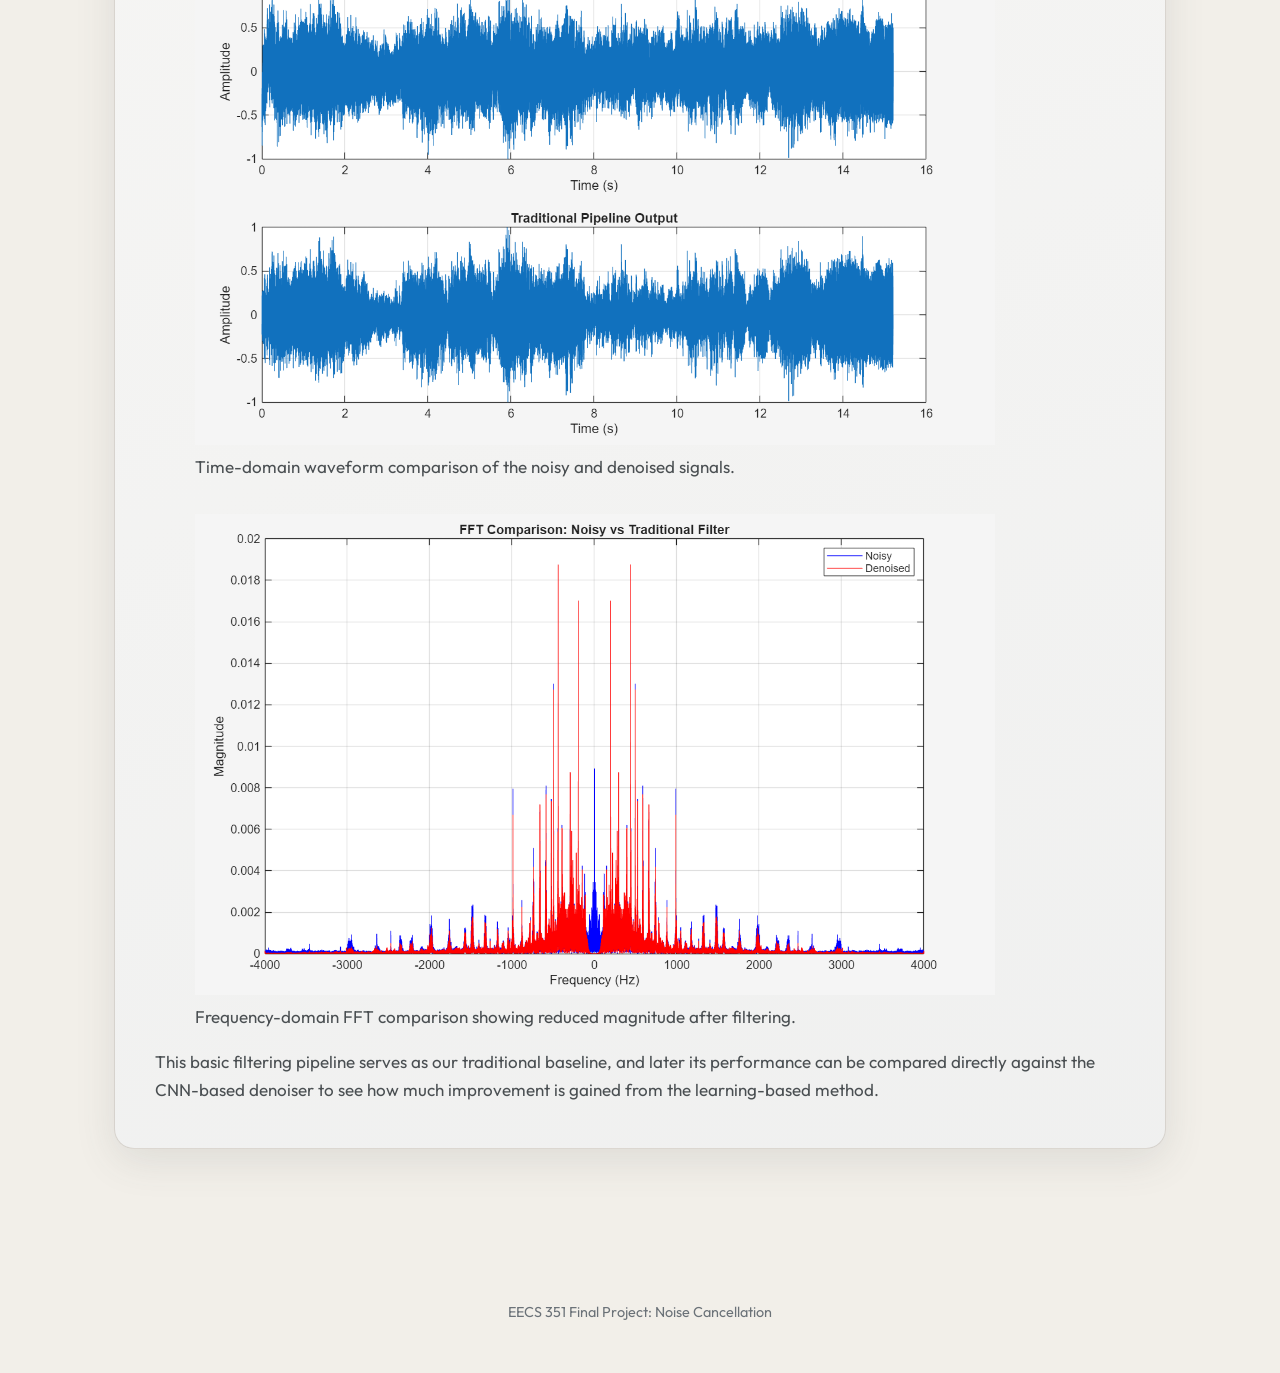
<file: method1-basicfiltering.html>
<!DOCTYPE html>
<html lang="en">
<head>
  <meta charset="UTF-8" />
  <meta name="viewport" content="width=device-width, initial-scale=1.0" />
  <meta http-equiv="refresh" content="0;url=method.html#basic" />
  <title>Redirect · Basic filtering</title>
  <script>location.replace("method.html#basic");</script>
</head>
<body>
  <p><a href="method.html#basic">Continue to Methods — Basic filtering</a></p>
</body>
</html>
</file>
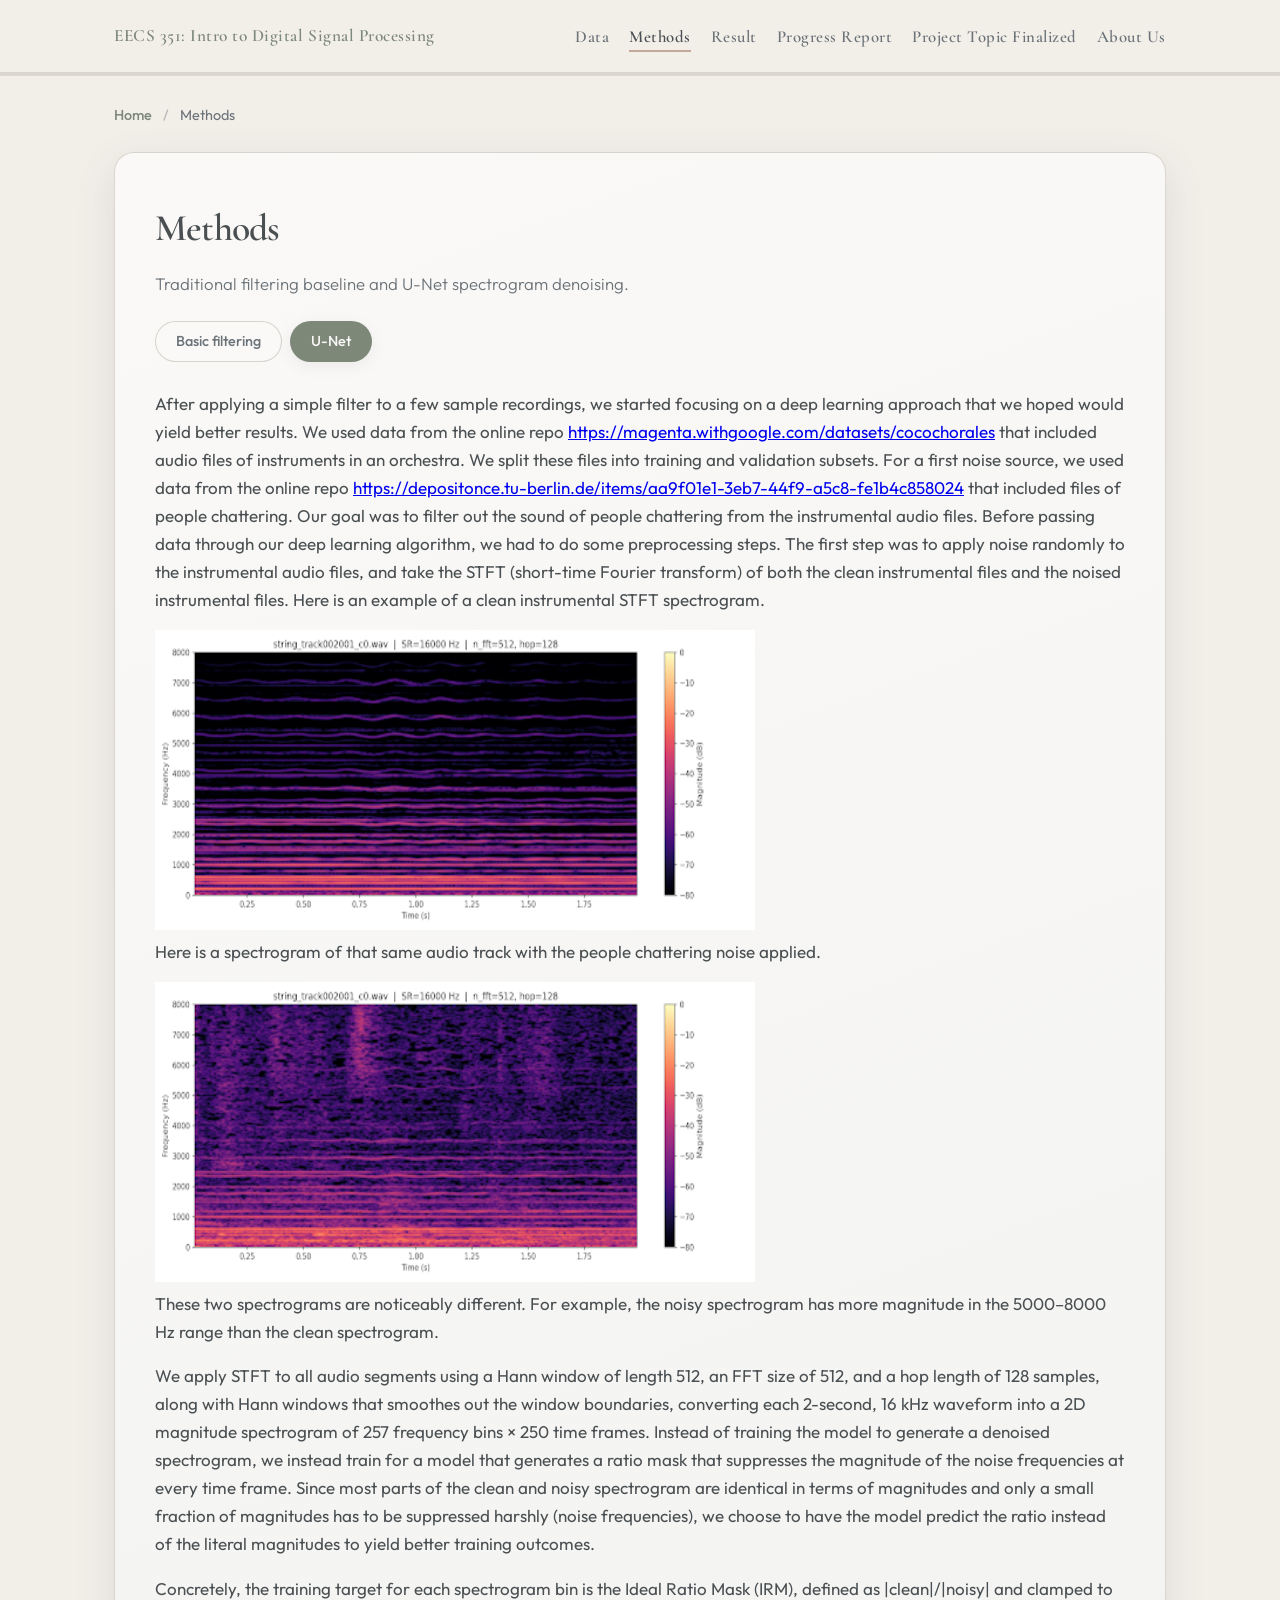
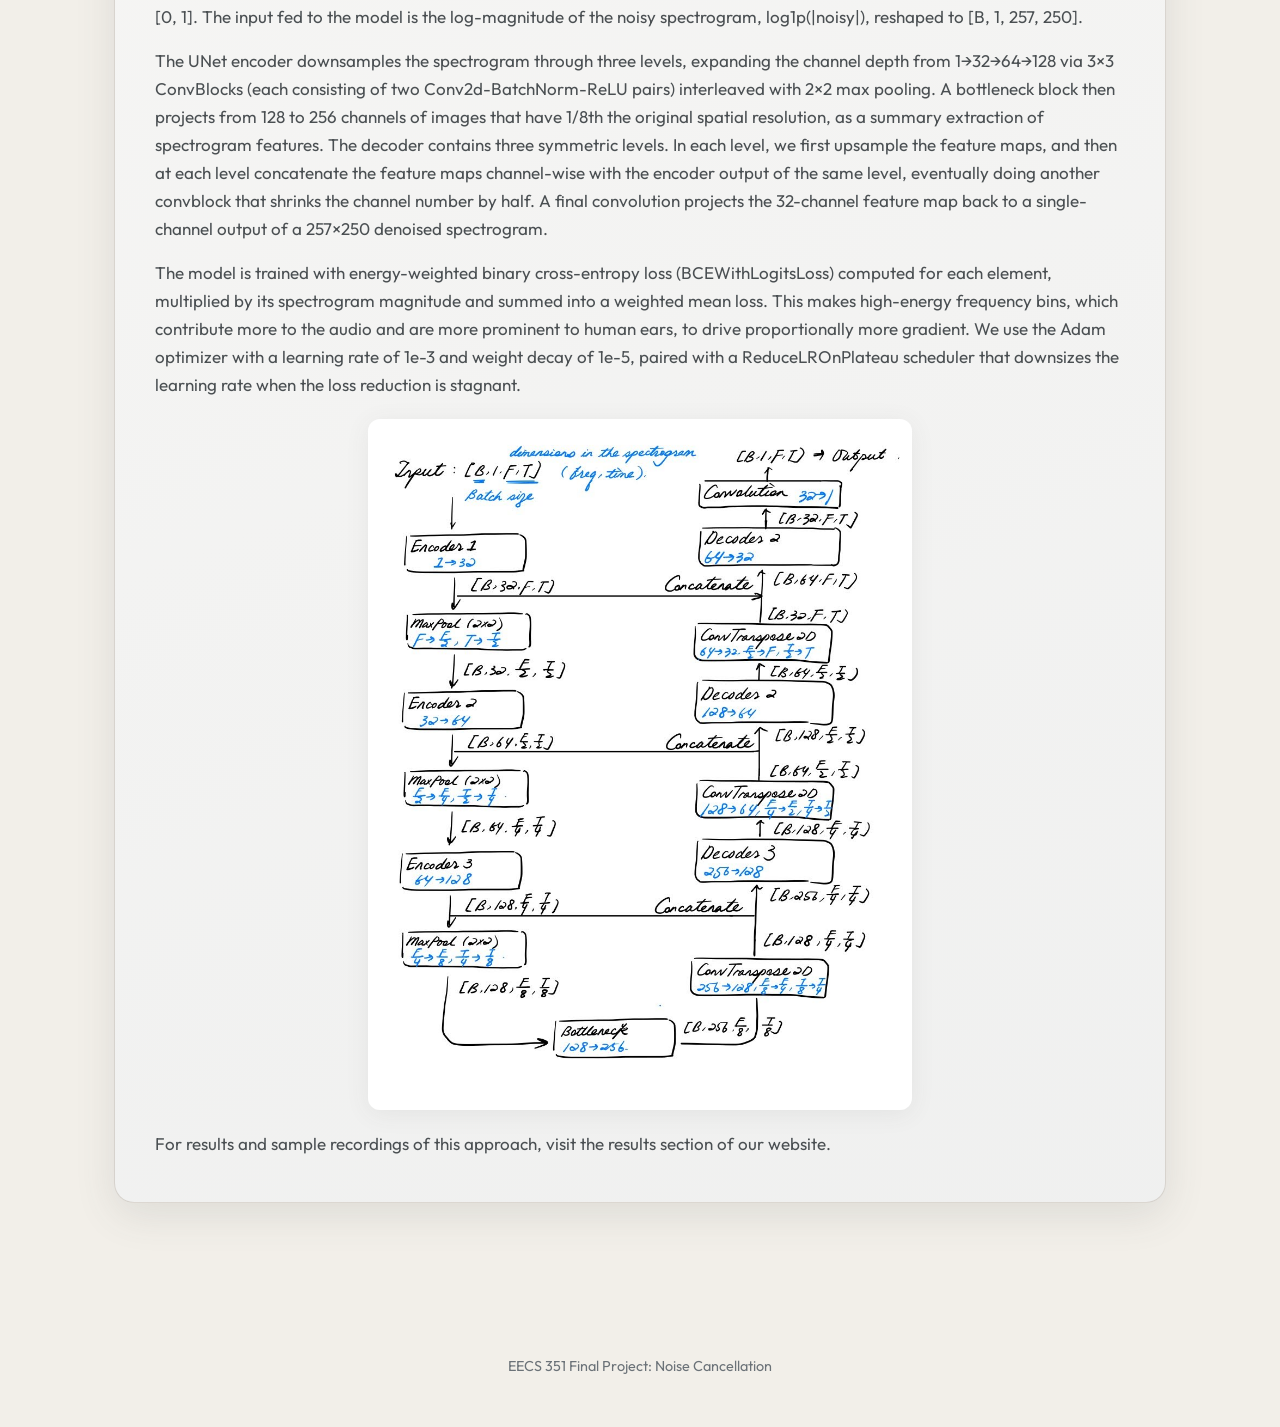
<file: method2-unet.html>
<!DOCTYPE html>
<html lang="en">
<head>
  <meta charset="UTF-8" />
  <meta name="viewport" content="width=device-width, initial-scale=1.0" />
  <meta http-equiv="refresh" content="0;url=method.html#unet" />
  <title>Redirect · U-Net</title>
  <script>location.replace("method.html#unet");</script>
</head>
<body>
  <p><a href="method.html#unet">Continue to Methods — U-Net</a></p>
</body>
</html>
</file>
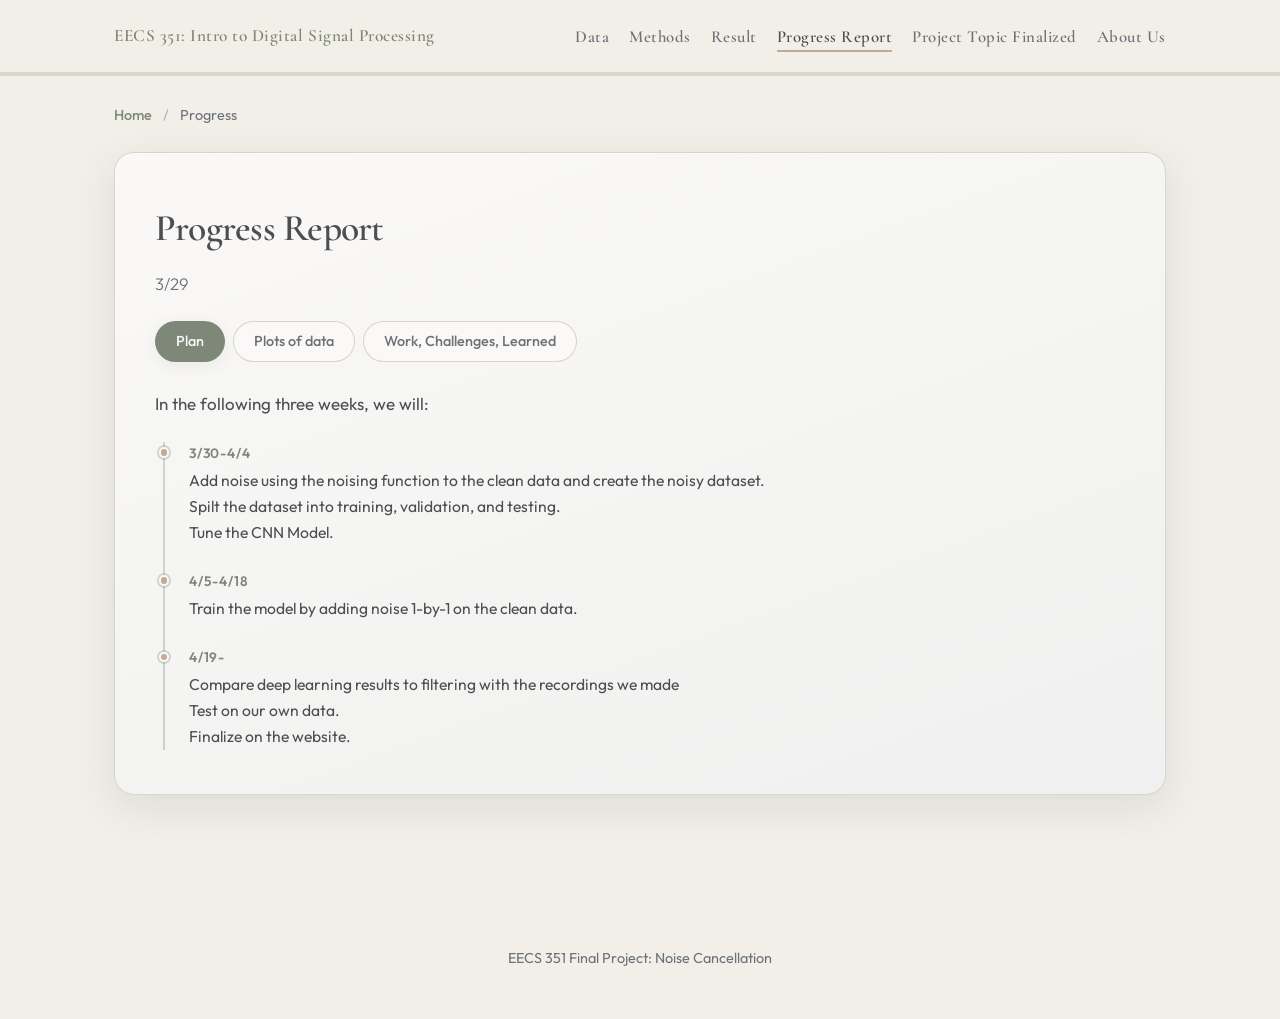
<file: progress.html>
<!DOCTYPE html>
<html lang="en">
<head>
  <meta charset="UTF-8" />
  <meta name="viewport" content="width=device-width, initial-scale=1.0" />
  <title>Progress · Noise Cancellation Final Project</title>
  <link rel="preconnect" href="https://fonts.googleapis.com" />
  <link rel="preconnect" href="https://fonts.gstatic.com" crossorigin />
  <link href="https://fonts.googleapis.com/css2?family=Cormorant+Garamond:ital,wght@0,400;0,600;1,400&family=Outfit:wght@300;400;500;600&display=swap" rel="stylesheet" />
  <link rel="stylesheet" href="css/style.css" />
</head>
<body data-nav-page="progress">
  <a class="skip-link" href="#main">Skip to content</a>

  <header class="site-header" id="top">
    <div class="header-inner">
      <a href="index.html" class="brand brand-link">EECS 351: Intro to Digital Signal Processing</a>
      <button type="button" class="nav-toggle" aria-expanded="false" aria-controls="site-nav" aria-label="Open menu">
        <span class="nav-toggle-bar"></span>
        <span class="nav-toggle-bar"></span>
      </button>
      <nav class="site-nav" id="site-nav" aria-label="Primary">
        <ul class="nav-list">
          <li><a href="data.html" data-nav="data">Data</a></li>
          <li><a href="method.html" data-nav="method">Methods</a></li>
          <li><a href="result.html" data-nav="result">Result</a></li>
          <li><a href="progress.html" data-nav="progress">Progress Report</a></li>
          <li><a href="project_topic_finalized_317.html" data-nav="project-topic">Project Topic Finalized</a></li>
          <li><a href="about_us.html" data-nav="about-us">About Us</a></li>
        </ul>
      </nav>
    </div>
    <div class="progress-track" aria-hidden="true">
      <span class="progress-track-fill" id="scroll-progress"></span>
    </div>
  </header>

  <main id="main" class="page-main">
    <div class="content-wrap content-wrap--page">
      <nav class="breadcrumb" aria-label="Breadcrumb">
        <a href="index.html">Home</a>
        <span class="breadcrumb-sep" aria-hidden="true">/</span>
        <span>Progress</span>
      </nav>
      <section class="panel panel--progress">
        <div class="panel-inner panel-inner--wide">
          <!-- <span class="panel-index">05</span> -->
          <h1 class="panel-title">Progress Report</h1>
          <!-- <p class="panel-lead">Track how the idea evolved and what milestones you have hit.</p> -->
          <p class="panel-lead">3/29</p>
          <div class="subsection-tabs" role="tablist" aria-label="Progress subsections">
            <!-- <button type="button" class="tab-btn is-active" role="tab" id="tab-idea" aria-selected="true" aria-controls="panel-idea" data-tab="idea">Idea finalization</button> -->
            <button type="button" class="tab-btn is-active" role="tab" id="tab-plan" aria-selected="true" aria-controls="panel-plan" data-tab="plan">Plan</button>
            <button type="button" class="tab-btn" role="tab" id="tab-plots" aria-selected="false" aria-controls="panel-plots" data-tab="plots">Plots of data</button>
            <button type="button" class="tab-btn" role="tab" id="tab-done" aria-selected="false" aria-controls="panel-done" data-tab="done">Work, Challenges, Learned</button>
            <!-- <button type="button" class="tab-btn" role="tab" id="tab-learned" aria-selected="false" aria-controls="panel-learned" data-tab="learned">What we learned</button> -->
          </div>

          <div class="tab-panels">
            <div class="tab-panel is-visible" role="tabpanel" id="panel-plan" aria-labelledby="tab-plan" data-panel="plan">
              <h2 class="sr-only">Our plans</h2>
              <p>In the following three weeks, we will:</p>
              <ul class="timeline">
                <li class="timeline-item">
                  <span class="timeline-dot"></span>
                  <div class="timeline-copy">
                    <strong>3/30-4/4</strong>
                    <span>Add noise using the noising function to the clean data and create the noisy dataset. <br>Spilt the dataset into training, validation, and testing. <br>Tune the CNN Model.</span>
                  </div>
                </li>
                <li class="timeline-item">
                  <span class="timeline-dot"></span>
                  <div class="timeline-copy">
                    <strong>4/5-4/18</strong>
                    <span>Train the model by adding noise 1-by-1 on the clean data.</span>
                  </div>
                </li>
                <li class="timeline-item">
                  <span class="timeline-dot"></span>
                  <div class="timeline-copy">
                    <strong>4/19-</strong>
                    <span>Compare deep learning results to filtering with the recordings we made<br>Test on our own data. <br> Finalize on the website.</span>
                  </div>
                </li>
              </ul>
            </div>
            
            <div class="tab-panel" role="tabpanel" id="panel-plots" aria-labelledby="tab-plots" hidden data-panel="plots">
              <h2 class="sr-only">New Plots</h2>
              <h3>Plot #1: Waveforms</h3>
              <img src="Progress_report1.jpg", alt="ProgressReport1">
              <p>This shows three waveform plots, each representing a data type we will use in our project. We will be using clean instrumental audio, noise audio, and audio mixing the clean and the noise audio. We will mainly be focusing on eliminating the noise in subplot 3 and reverting it back to subplot 1.The audio samples can be found under Work, Challenge, Learned.</p>
              <h3>Plot #2: FFT</h3>
              <img src="Progress_report2.jpg", alt="ProgressReport2">
              <p>This shows the FFT coefficients of our noisy data (which mixed the clean and noise). In our project, we will use STFT as our input to the CNN model. And STFT is doing FFT for each frame.</p>
              <h3>Plot #3: STFT</h3>
              <img src="Progress_report3.jpg", alt="ProgressReport3">
              <p>This shows the STFT of our noisy data. This will be our main input to the CNN model. The model will then learn from the spectrogram and do their best to denoise the noisy audio. </p>
            </div>

            <div class="tab-panel" role="tabpanel" id="panel-done" aria-labelledby="tab-done" hidden data-panel="done">
              <h2 class="sr-only">Progress report</h2>
              <!-- <p>Summarize what is done, what is in progress, and known risks. This subsection can mirror your weekly or milestone updates.</p> -->
              <div class="report-grid">
                <article class="report-card">
                  <h3>What we have done</h3>
		  <!-- <p>We have found our main topic and some datasets that we would like to use, including clean instrumental datasets and ambient noise dataset. We applied some simple filtering, frequency domain analysis, and STFT to these clean and noisy datasets. As for the deep learning algorithm, we wrote a small Matlab program to loop over a directory and apply a certain noise to all of the clean data files (which is much better than doing by hand with lots of training data). We have also built a preliminary CNN structure which we will continue to refine and tune for our purposes.</p>                </article> -->
                <p>We have found our main topic and some datasets that we would like to use, including clean instrumental datasets and ambient noise dataset. We also applied some simple filtering, frequency domain analysis, and STFT to these clean and noisy datasets(as can be seen under the tab Plot of Data). As for the deep learning algorithm, we wrote a Matlab and a Python code that randomly pairs each clean instrumental audio with a certain noise audio and mixes them (for now we used human speech noise). We have synthesized some samples of noisy data. We have also built a preliminary CNN structure which we will continue to refine and tune for our purposes. </p>
                <div class="audio-section">
                  <h4>Clean Instrument Audio</h4>
                  <audio controls>
                    <source src="1_violin.wav" type="audio/wav">
                    Your browser does not support the audio element.
                  </audio>
                  <h4>Noise (People chattering)</h4>
                  <audio controls>
                    <source src="people _ 1528795663667_1.wav" type="audio/wav">
                  </audio>
                  <h4>Noisy Audio (with Speech Noise)</h4>
                  <audio controls>
                    <source src="1_violin_noisy.wav" type="audio/wav">
                  </audio>
                </div>
                </article>
                <article class="report-card">
                  <h3>Challenges</h3>
                  <p>Our group is new to CNNs and Machine Learning models in general, so we have been researching scholarly articles and Matlab documentation to help us. Originally, we wanted to use audios recorded by ourselves. However, we soon found out the dataset required for training is large and we could not have so many audios prepared in a short time. Also, it is hard to create noisy data that uses the same clean data which we will use for our model's ground truth. Therefore, we switched to synthesizing noisy data instead of recording it by ourselves. Another thing is one of our goals is trying to eliminate multiple possible sources of noise, meaning that we will need a lot of training data and good time management. </p>
                </article>
                <article class="report-card">
                  <h3>What we Learned</h3>
                  <p>We found that when processing audio signals, turning it into a spectrogram may produce a new perspective for analysis. 
                    The spectrogram can then be used with CNN which is normally an image processing model. 
                    This shows that Image processing models can also be used for 1 dimensional signals. </p>
                </article>
              </div>
            </div>
          </div>
        </div>
      </section>
    </div>
  </main>

  <footer class="site-footer">
    <p>EECS 351 Final Project: Noise Cancellation</p>
    <button type="button" class="to-top" id="to-top" aria-label="Back to top">↑</button>
  </footer>

  <script src="js/main.js"></script>
</body>
</html>
</file>
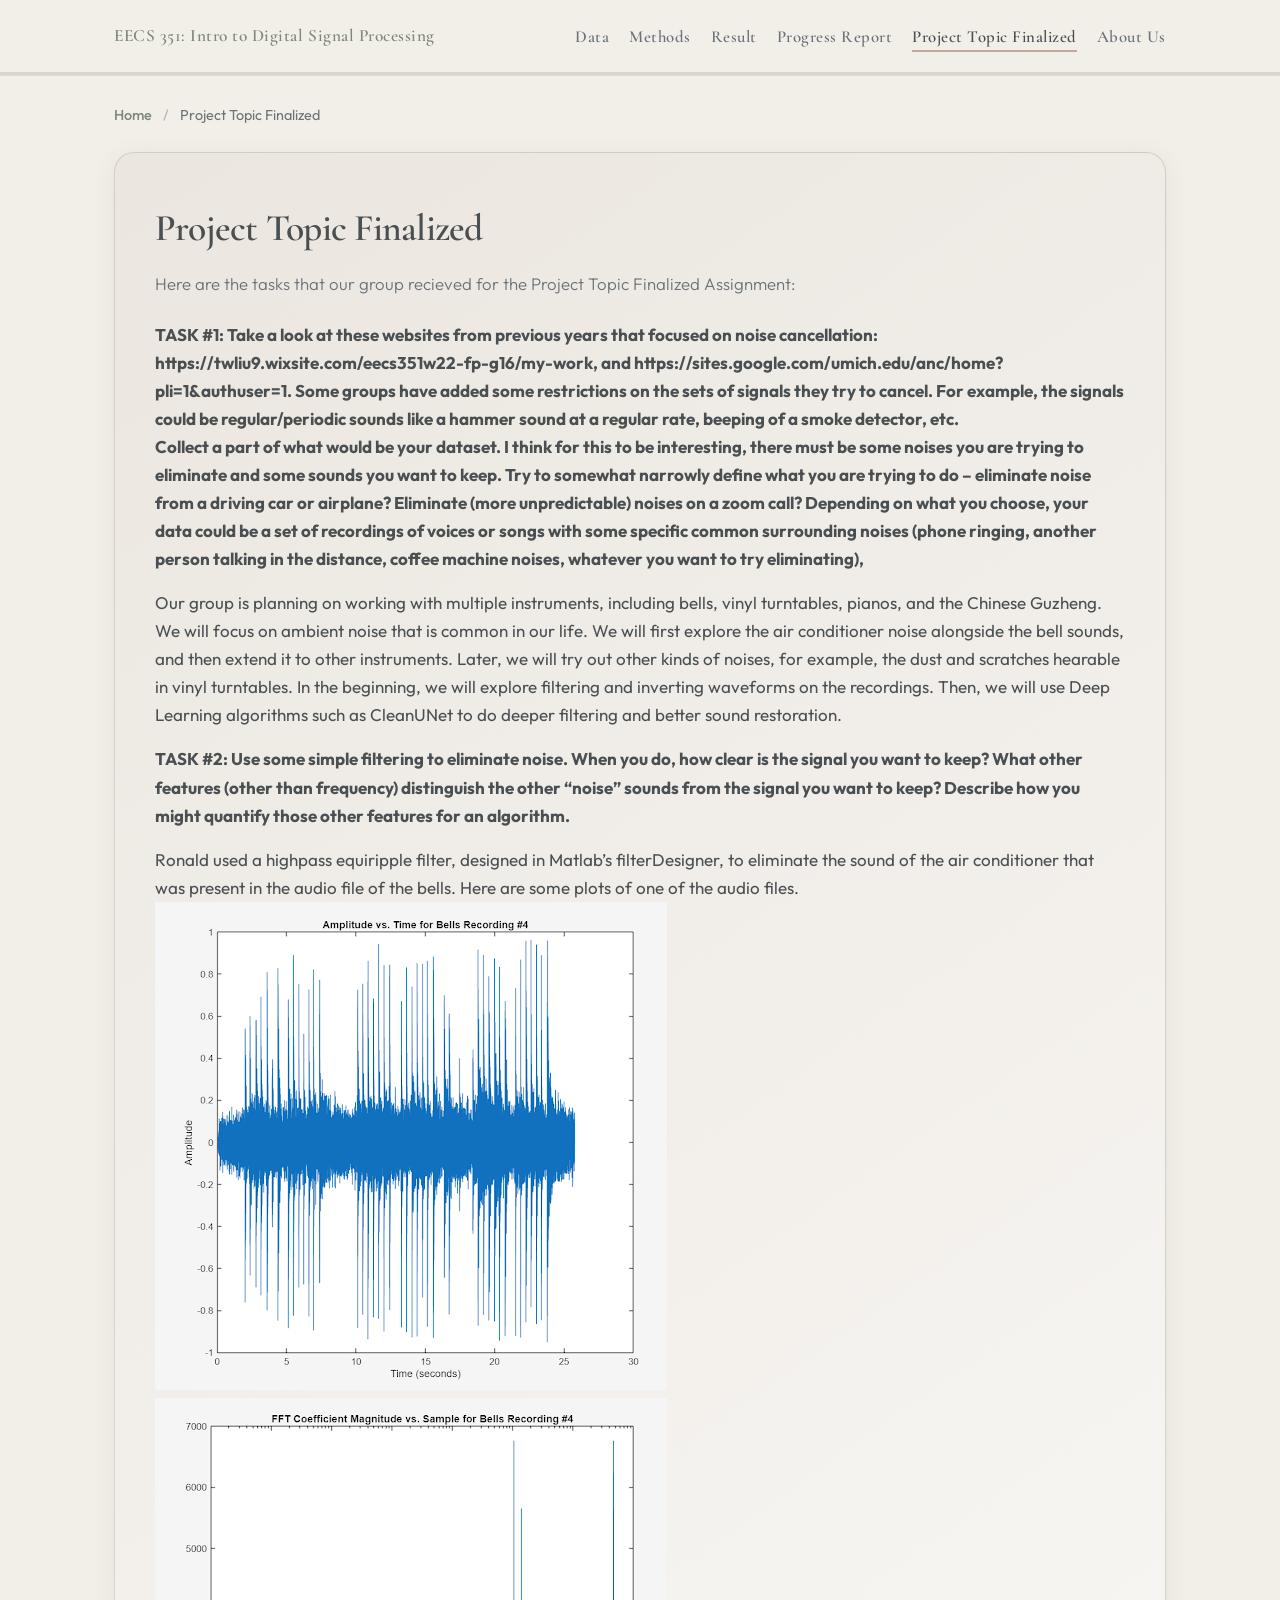
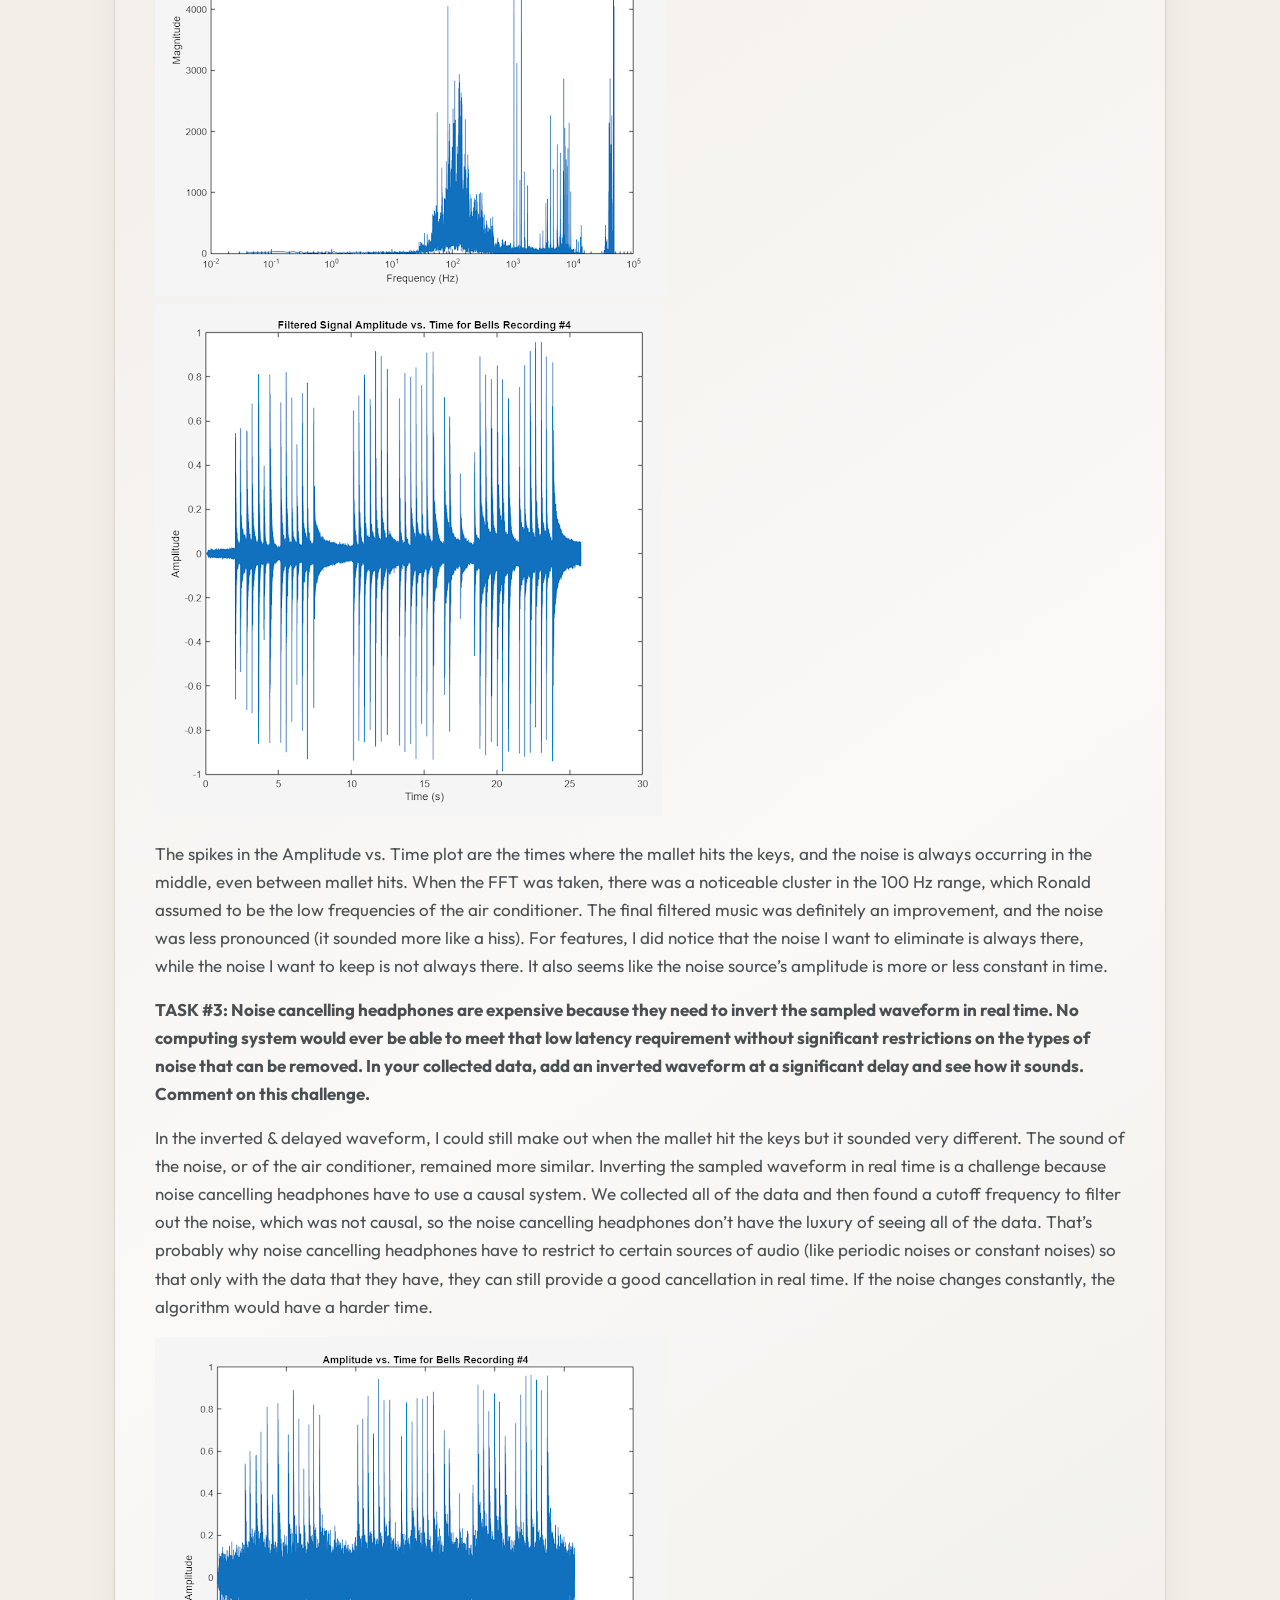
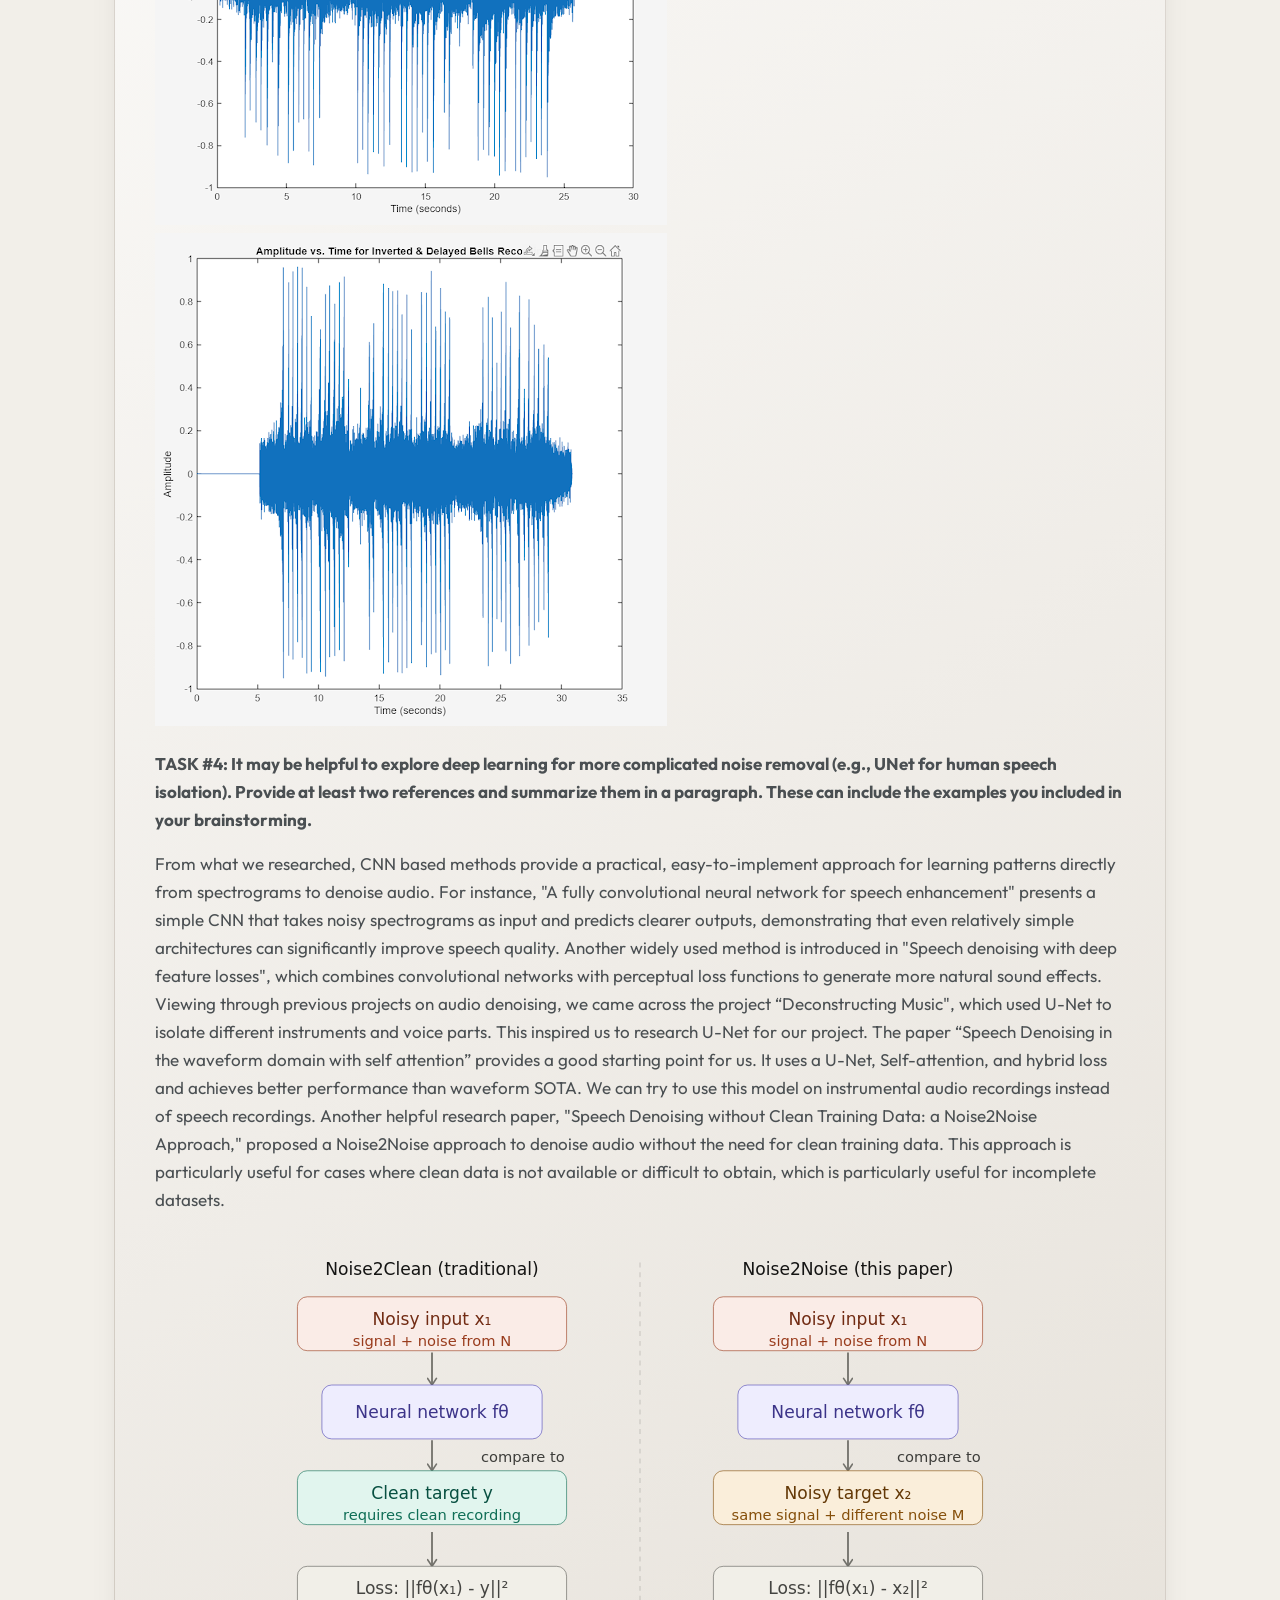
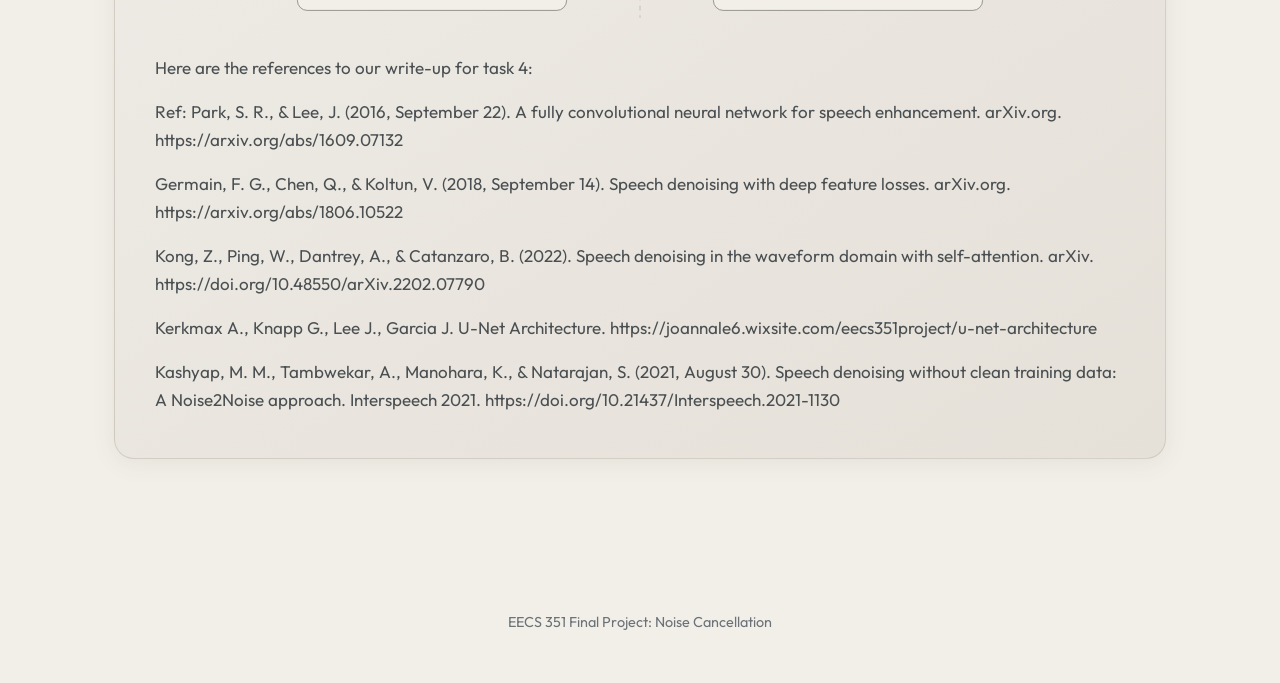
<file: project_topic_finalized_317.html>
<!DOCTYPE html>
<html lang="en">
<head>
  <meta charset="UTF-8" />
  <meta name="viewport" content="width=device-width, initial-scale=1.0" />
  <title>Project Topic Finalized · Noise Cancellation Final Project</title>
  <link rel="preconnect" href="https://fonts.googleapis.com" />
  <link rel="preconnect" href="https://fonts.gstatic.com" crossorigin />
  <link href="https://fonts.googleapis.com/css2?family=Cormorant+Garamond:ital,wght@0,400;0,600;1,400&family=Outfit:wght@300;400;500;600&display=swap" rel="stylesheet" />
  <link rel="stylesheet" href="css/style.css" />
</head>
<body data-nav-page="project-topic">
  <a class="skip-link" href="#main">Skip to content</a>

  <header class="site-header" id="top">
    <div class="header-inner">
      <a href="index.html" class="brand brand-link">EECS 351: Intro to Digital Signal Processing</a>
      <button type="button" class="nav-toggle" aria-expanded="false" aria-controls="site-nav" aria-label="Open menu">
        <span class="nav-toggle-bar"></span>
        <span class="nav-toggle-bar"></span>
      </button>
      <nav class="site-nav" id="site-nav" aria-label="Primary">
        <ul class="nav-list">
          <li><a href="data.html" data-nav="data">Data</a></li>
          <li><a href="method.html" data-nav="method">Methods</a></li>
          <li><a href="result.html" data-nav="result">Result</a></li>
          <li><a href="progress.html" data-nav="progress">Progress Report</a></li>
          <li><a href="project_topic_finalized_317.html" data-nav="project-topic">Project Topic Finalized</a></li>
          <li><a href="about_us.html" data-nav="about-us">About Us</a></li>
        </ul>
      </nav>
    </div>
    <div class="progress-track" aria-hidden="true">
      <span class="progress-track-fill" id="scroll-progress"></span>
    </div>
  </header>

  <main id="main" class="page-main">
    <div class="content-wrap content-wrap--page">
      <nav class="breadcrumb" aria-label="Breadcrumb">
        <a href="index.html">Home</a>
        <span class="breadcrumb-sep" aria-hidden="true">/</span>
        <span>Project Topic Finalized</span>
      </nav>
      <section class="panel panel--alt">
        <div class="panel-inner panel-inner--wide">
          <!-- <span class="panel-index">06</span> -->
          <h1 class="panel-title">Project Topic Finalized</h1>
          <p class="panel-lead">Here are the tasks that our group recieved for the Project Topic Finalized Assignment: </p>
          <div class="panel-body"> 
<strong>TASK #1: Take a look at these websites from previous years that focused on noise cancellation: https://twliu9.wixsite.com/eecs351w22-fp-g16/my-work, and https://sites.google.com/umich.edu/anc/home?pli=1&authuser=1. Some groups have added some  restrictions on the sets of signals they try to cancel. For example, the signals could be regular/periodic sounds like a hammer sound at a regular rate, beeping of a smoke detector, etc.<p>
<p>Collect a part of what would be your dataset. I think for this to be interesting, there must be some noises you are trying to eliminate and some sounds you want to keep. Try to somewhat narrowly define what you are trying to do – eliminate noise from a driving car or airplane? Eliminate (more unpredictable) noises on a zoom call? Depending on what you choose, your data could be a set of recordings of voices or songs with some specific common surrounding noises (phone ringing, another person talking in the distance, coffee machine noises, whatever you want to try eliminating),</strong><p>
<p>Our group is planning on working with multiple instruments, including bells, vinyl turntables, pianos, and the Chinese Guzheng. We will focus on ambient noise that is common in our life.  We will first explore the air conditioner noise alongside the bell sounds, and then extend it to other instruments. Later, we will try out other kinds of noises, for example, the dust and scratches hearable in vinyl turntables. In the beginning, we will explore filtering and inverting waveforms on the recordings. Then, we will use Deep Learning algorithms such as CleanUNet to do deeper filtering and better sound restoration.<p>
<p><strong>TASK #2: Use some simple filtering to eliminate noise. When you do, how clear is the signal you want to keep? What other features (other than frequency) distinguish the other “noise” sounds from the signal you want to keep? Describe how you might quantify those other features for an algorithm.</strong><p>
<p>Ronald used a highpass equiripple filter, designed in Matlab’s filterDesigner, to eliminate the sound of the air conditioner that was present in the audio file of the bells. Here are some plots of one of the audio files.
	<img src="recording_before_filtering.png", alt="Recording Before Filtering">
	<img src="fft_coefficients_recorded_signal.png", alt="FFT coefficients of recorded signal>
	<img src="fft_coefficients_after_filter_applied.png", alt="FFT coefficients after the filter was applied">
	<img src="inverse_fft.png", alt="Inverse FFT">
<p>The spikes in the Amplitude vs. Time plot are the times where the mallet hits the keys, and the noise is always occurring in the middle, even between mallet hits. When the FFT was taken, there was a noticeable cluster in the 100 Hz range, which Ronald assumed to be the low frequencies of the air conditioner. The final filtered music was definitely an improvement, and the noise was less pronounced (it sounded more like a hiss). For features, I did notice that the noise I want to eliminate is always there, while the noise I want to keep is not always there. It also seems like the noise source’s amplitude is more or less constant in time.<p>
<p><strong>TASK #3: Noise cancelling headphones are expensive because they need to invert the sampled waveform in real time. No computing system would ever be able to meet that low latency requirement without significant restrictions on the types of noise that can be removed. In your collected data, add an inverted waveform at a significant delay and see how it sounds. Comment on this challenge.</strong><p>
<p>In the inverted & delayed waveform, I could still make out when the mallet hit the keys but it sounded very different. The sound of the noise, or of the air conditioner, remained more similar. Inverting the sampled waveform in real time is a challenge because noise cancelling headphones have to use a causal system. We collected all of the data and then found a cutoff frequency to filter out the noise, which was not causal, so the noise cancelling headphones don’t have the luxury of seeing all of the data. That’s probably why noise cancelling headphones have to restrict to certain sources of audio (like periodic noises or constant noises) so that only with the data that they have, they can still provide a good cancellation in real time. If the noise changes constantly, the algorithm would have a harder time.<p>
	<img src="recording_before_filtering.png", alt="Recording Before Filtering">
	<img src="inverted_waveform.png", alt="Inverted Waveform">
<p><strong>TASK #4: It may be helpful to explore deep learning for more complicated noise removal (e.g., UNet for human speech isolation). Provide at least two references and summarize them in a paragraph. These can include the examples you included in your brainstorming.</strong><p>
<p>From what we researched, CNN based methods provide a practical, easy-to-implement approach for learning patterns directly from spectrograms to denoise audio. For instance, "A fully convolutional neural network for speech enhancement" presents a simple CNN that takes noisy spectrograms as input and predicts clearer outputs, demonstrating that even relatively simple architectures can significantly improve speech quality. Another widely used method is introduced in "Speech denoising with deep feature losses", which combines convolutional networks with perceptual loss functions to generate more natural sound effects. Viewing through previous projects on audio denoising, we came across the project “Deconstructing Music", which used U-Net to isolate different instruments and voice parts. This inspired us to research U-Net for our project. The paper “Speech Denoising in the waveform domain with self attention” provides a good starting point for us. It uses a U-Net, Self-attention, and hybrid loss and achieves better performance than waveform SOTA. We can try to use this model on instrumental audio recordings instead of speech recordings. Another helpful research paper, "Speech Denoising without Clean Training Data: a Noise2Noise Approach," proposed a Noise2Noise approach to denoise audio without the need for clean training data. This approach is particularly useful for cases where clean data is not available or difficult to obtain, which is particularly useful for incomplete datasets.
<figure class="inline-diagram-wrap">
  <img src="noise2noise_core_insight.svg" alt="Noise2Noise core insight for denoising without clean training data" class="inline-diagram" loading="lazy" />
</figure>
<p> Here are the references to our write-up for task 4:<p>
<p>Ref: Park, S. R., & Lee, J. (2016, September 22). A fully convolutional neural network for speech enhancement. arXiv.org. https://arxiv.org/abs/1609.07132<p> 
Germain, F. G., Chen, Q., & Koltun, V. (2018, September 14). Speech denoising with deep feature losses. arXiv.org. https://arxiv.org/abs/1806.10522<p> 
Kong, Z., Ping, W., Dantrey, A., & Catanzaro, B. (2022). Speech denoising in the waveform domain with self-attention. arXiv. https://doi.org/10.48550/arXiv.2202.07790<p>
Kerkmax A., Knapp G., Lee J., Garcia J. U-Net Architecture. https://joannale6.wixsite.com/eecs351project/u-net-architecture<p>
Kashyap, M. M., Tambwekar, A., Manohara, K., & Natarajan, S. (2021, August 30). Speech denoising without clean training data: A Noise2Noise approach. Interspeech 2021. https://doi.org/10.21437/Interspeech.2021-1130
</main>

  <footer class="site-footer">
    <p>EECS 351 Final Project: Noise Cancellation</p>
    <button type="button" class="to-top" id="to-top" aria-label="Back to top">↑</button>
  </footer>

  <script src="js/main.js"></script>
</body>
</html>
</file>
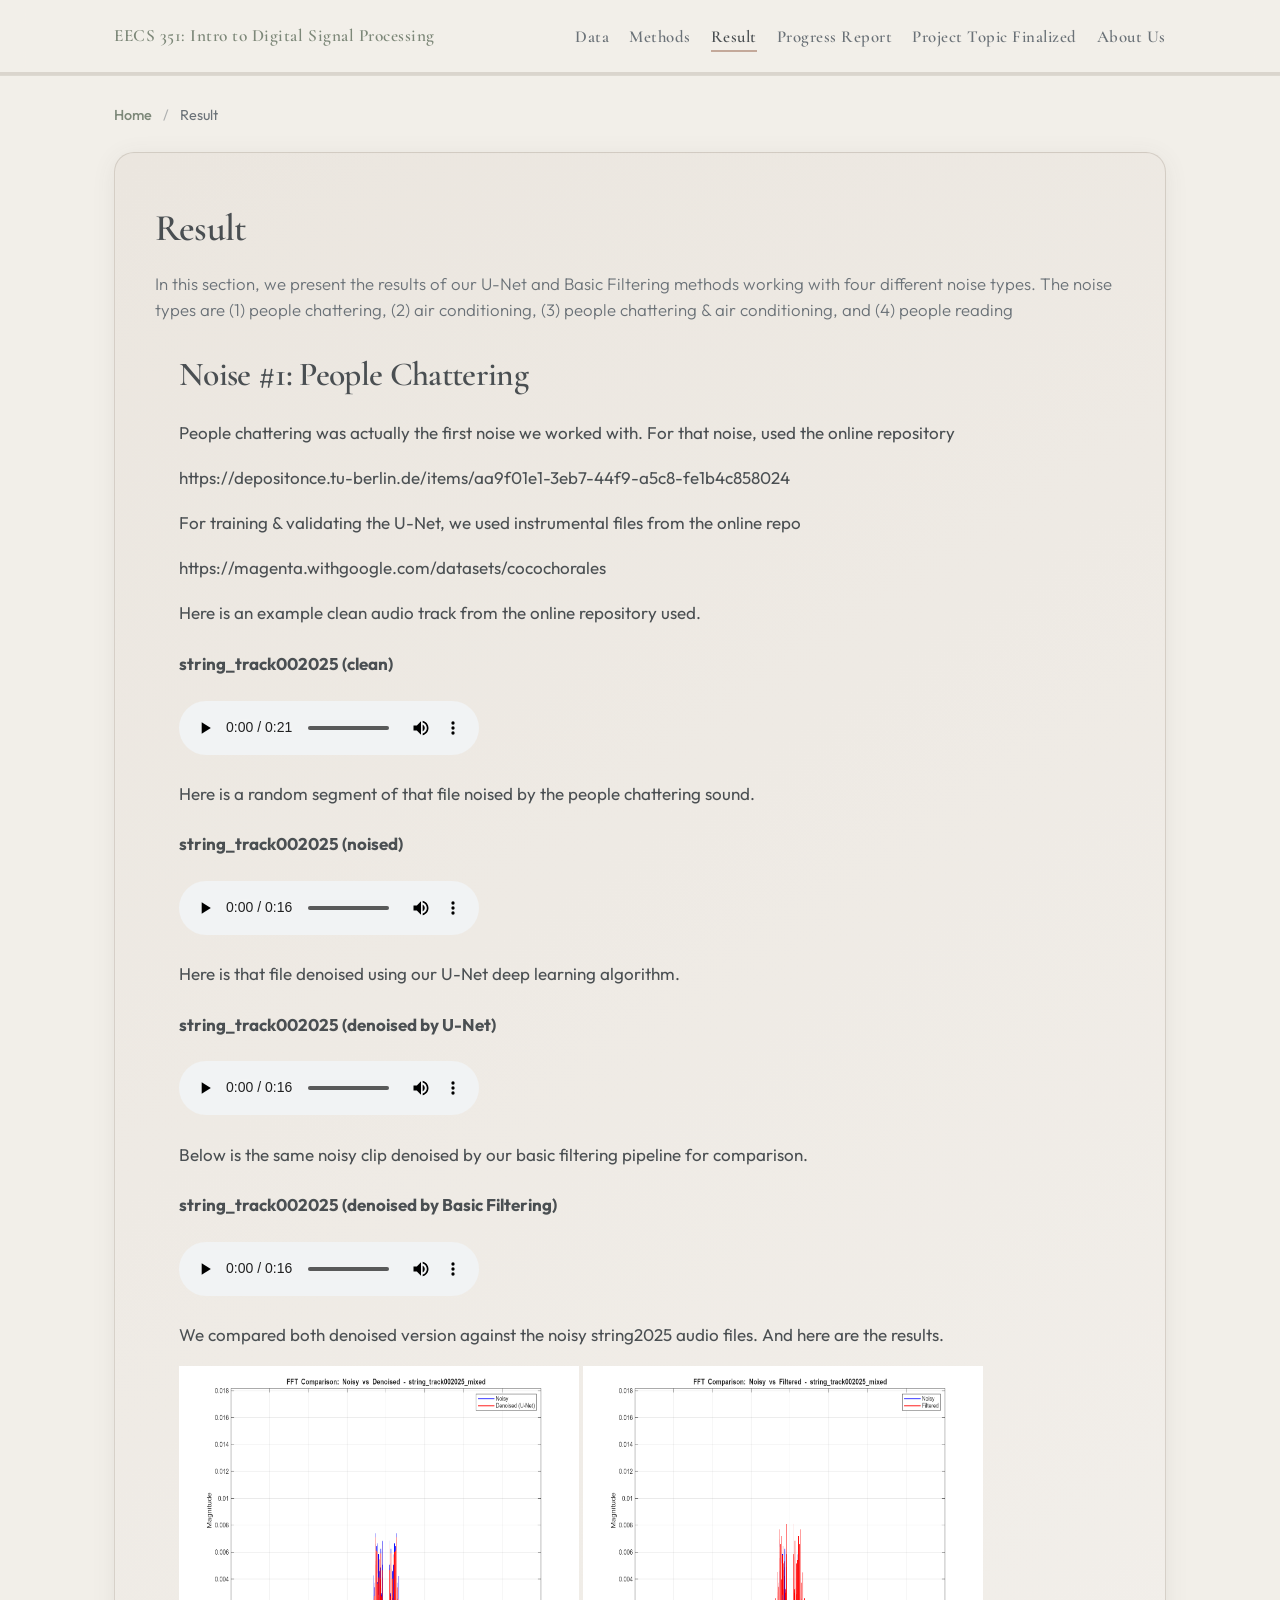
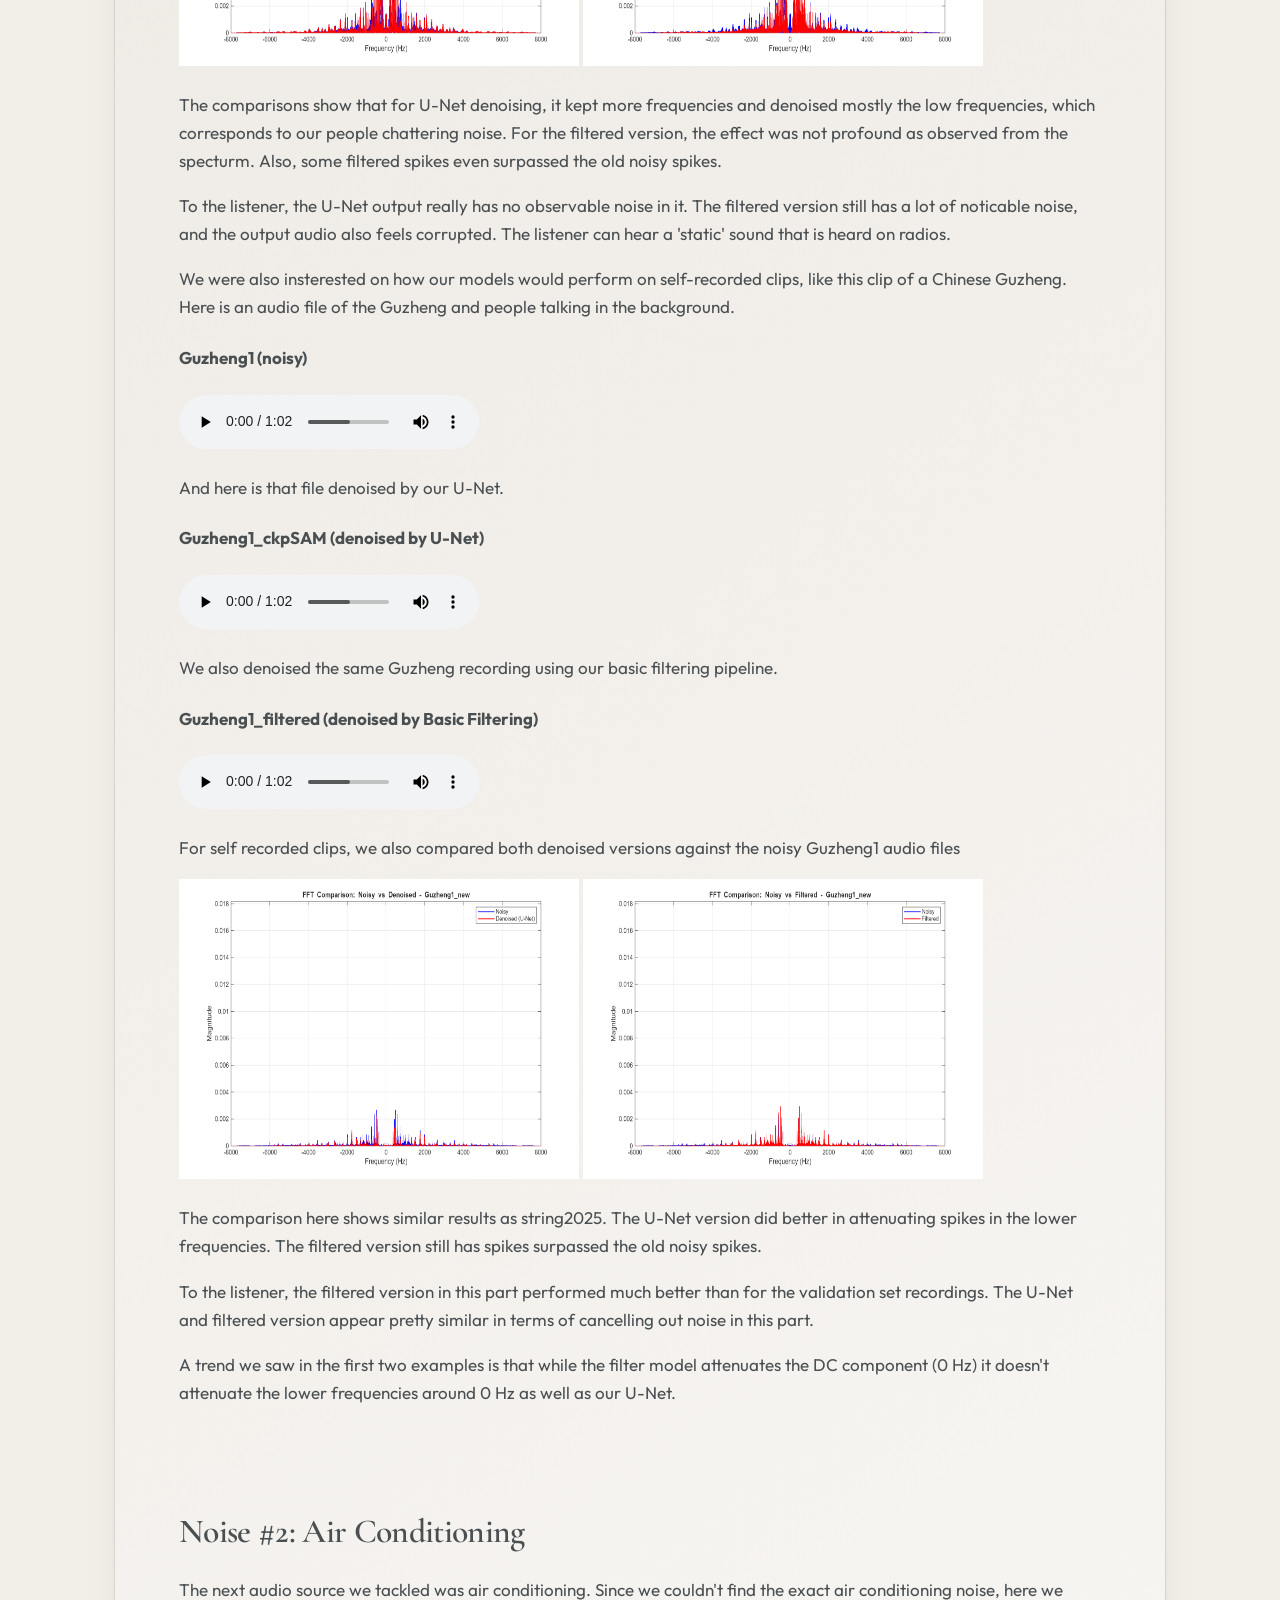
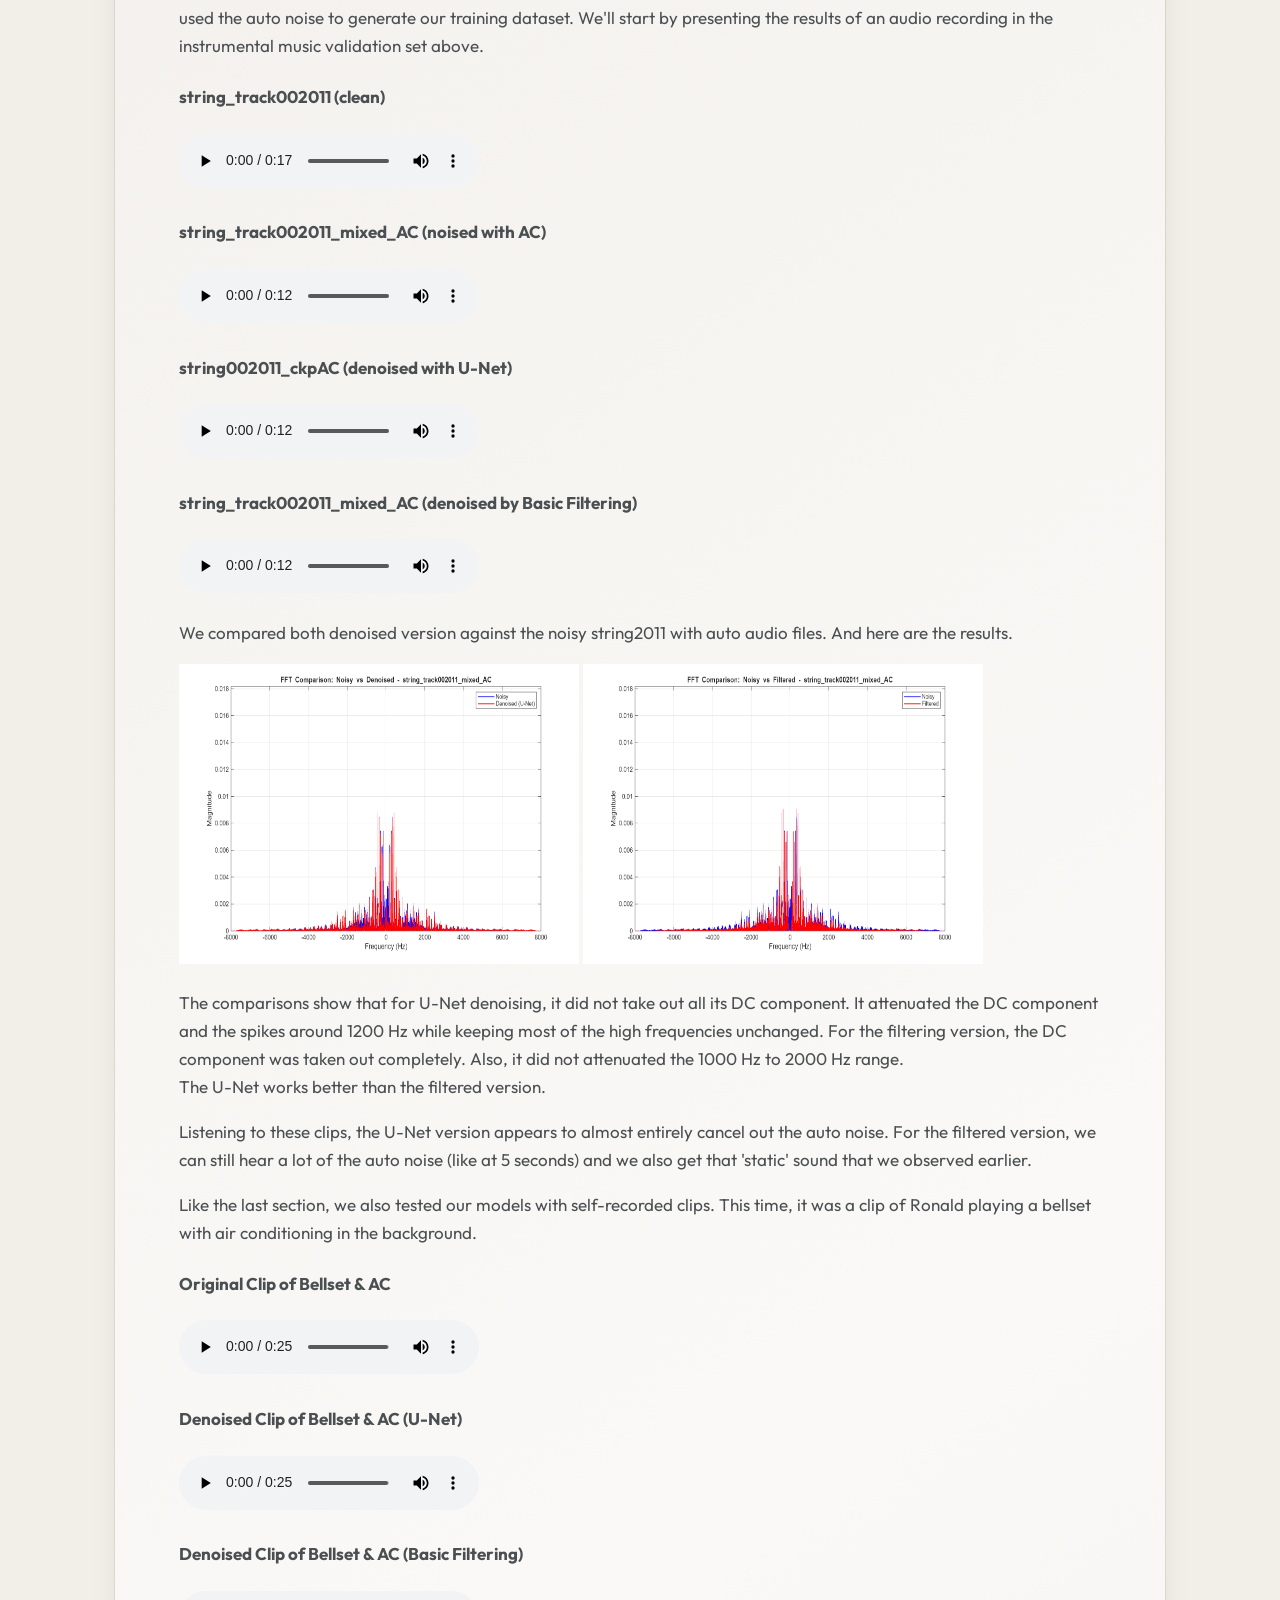
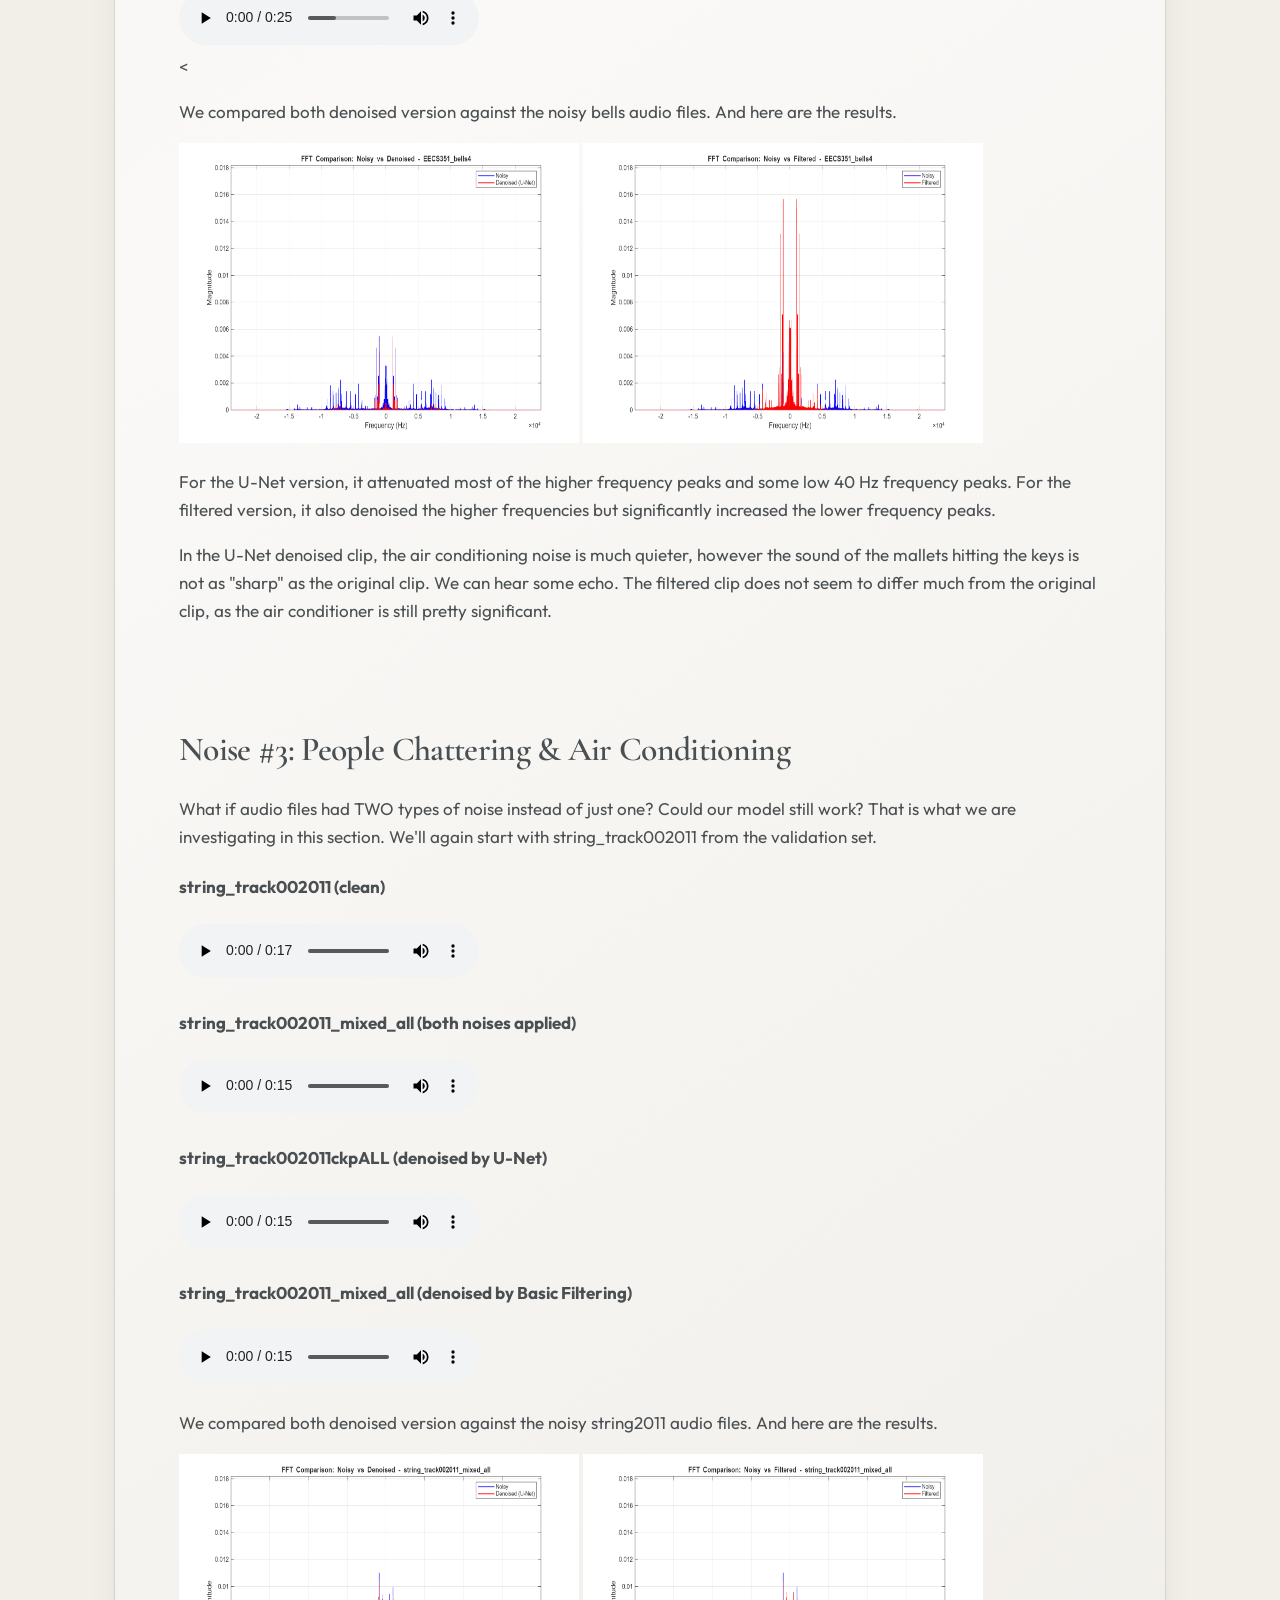
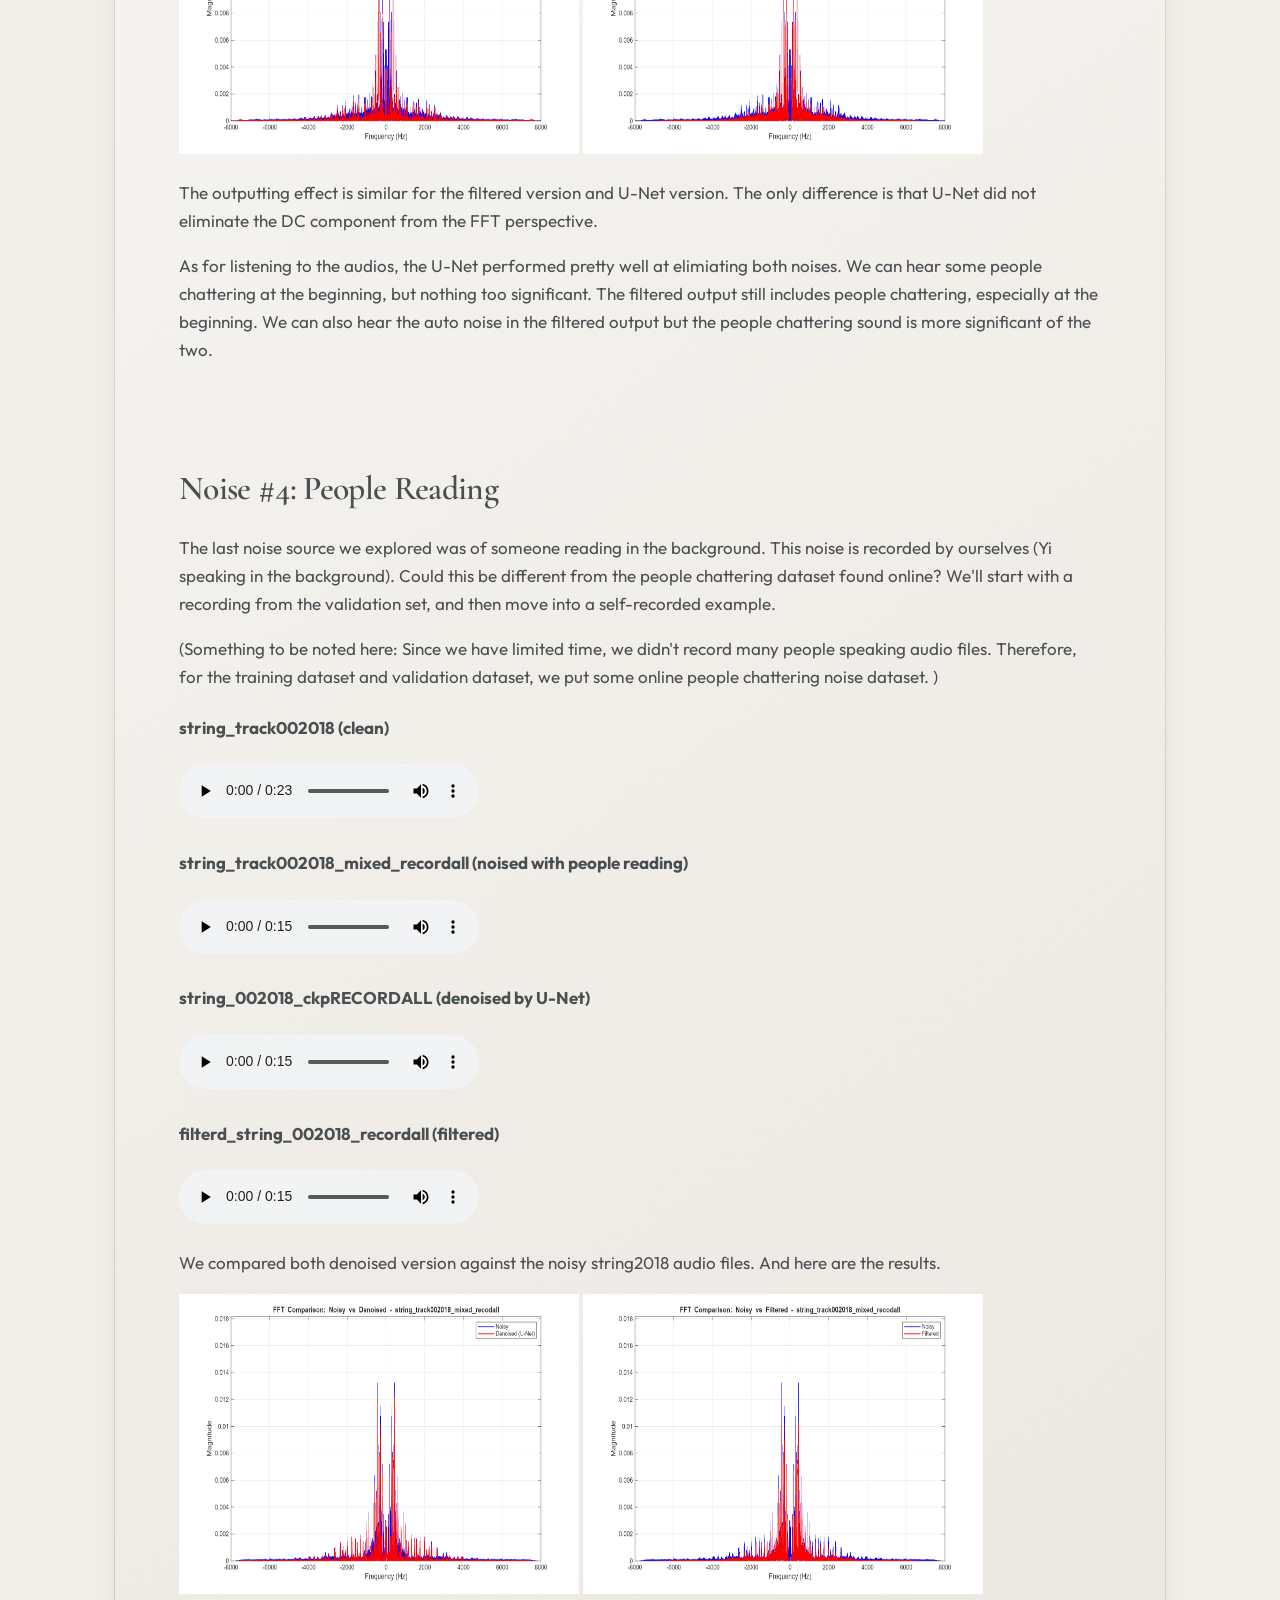
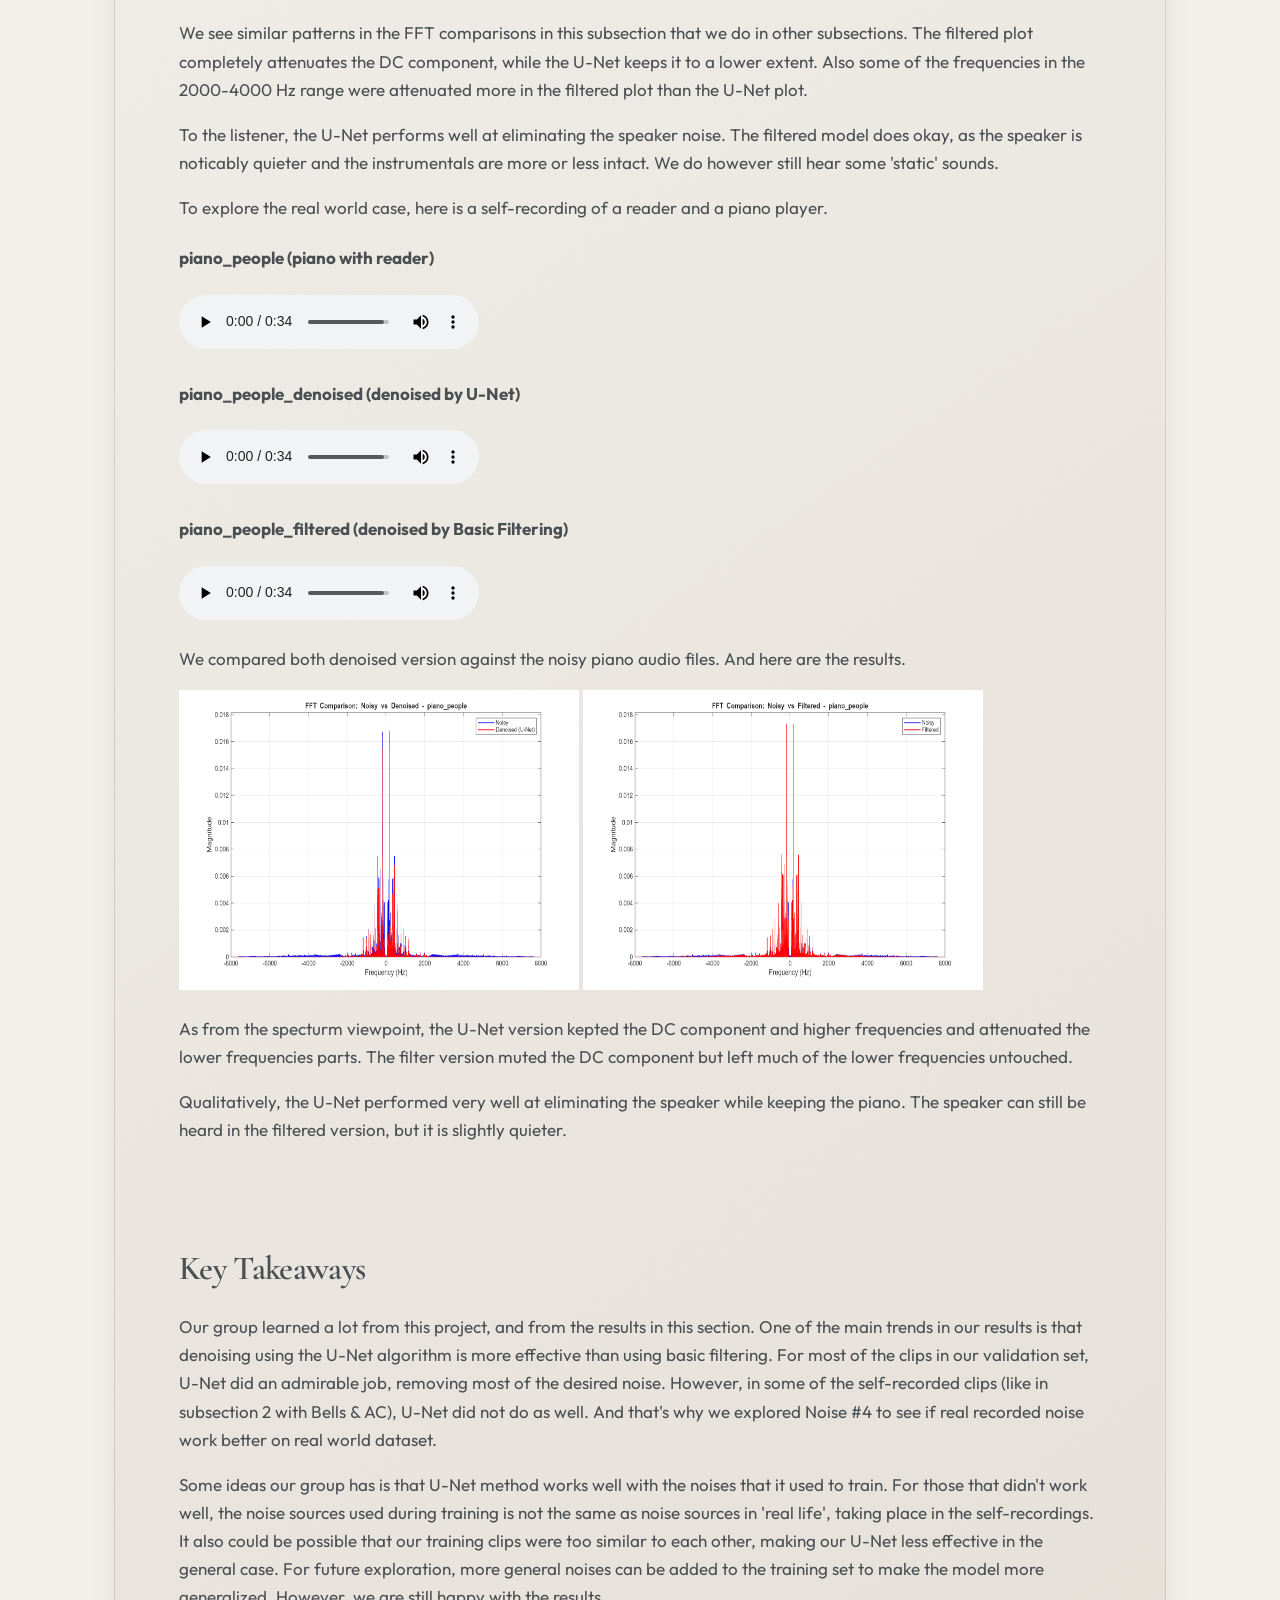
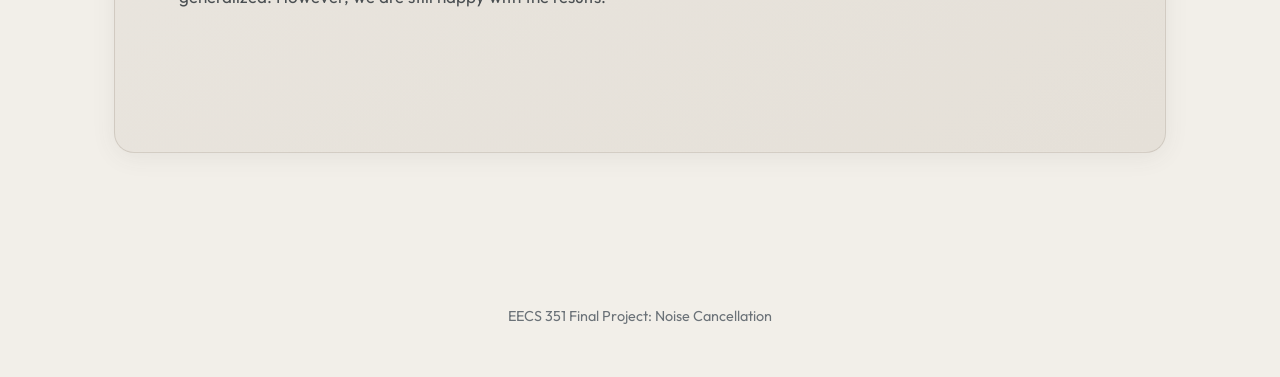
<file: result.html>
<!DOCTYPE html>
<html lang="en">
<head>
  <meta charset="UTF-8" />
  <meta name="viewport" content="width=device-width, initial-scale=1.0" />
  <title>Result · Noise Cancellation Final Project</title>
  <link rel="preconnect" href="https://fonts.googleapis.com" />
  <link rel="preconnect" href="https://fonts.gstatic.com" crossorigin />
  <link href="https://fonts.googleapis.com/css2?family=Cormorant+Garamond:ital,wght@0,400;0,600;1,400&family=Outfit:wght@300;400;500;600&display=swap" rel="stylesheet" />
  <link rel="stylesheet" href="css/style.css" />
</head>
<body data-nav-page="result">
  <a class="skip-link" href="#main">Skip to content</a>

  <header class="site-header" id="top">
    <div class="header-inner">
      <a href="index.html" class="brand brand-link">EECS 351: Intro to Digital Signal Processing</a>
      <button type="button" class="nav-toggle" aria-expanded="false" aria-controls="site-nav" aria-label="Open menu">
        <span class="nav-toggle-bar"></span>
        <span class="nav-toggle-bar"></span>
      </button>
      <nav class="site-nav" id="site-nav" aria-label="Primary">
        <ul class="nav-list">
          <li><a href="data.html" data-nav="data">Data</a></li>
          <li><a href="method.html" data-nav="method">Methods</a></li>
          <li><a href="result.html" data-nav="result">Result</a></li>
          <li><a href="progress.html" data-nav="progress">Progress Report</a></li>
          <li><a href="project_topic_finalized_317.html" data-nav="project-topic">Project Topic Finalized</a></li>
          <li><a href="about_us.html" data-nav="about-us">About Us</a></li>
        </ul>
      </nav>
    </div>
    <div class="progress-track" aria-hidden="true">
      <span class="progress-track-fill" id="scroll-progress"></span>
    </div>
  </header>

  <main id="main" class="page-main">
    <div class="content-wrap content-wrap--page">
      <nav class="breadcrumb" aria-label="Breadcrumb">
        <a href="index.html">Home</a>
        <span class="breadcrumb-sep" aria-hidden="true">/</span>
        <span>Result</span>
      </nav>
      <section class="panel panel--alt" id="result">
        <div class="panel-inner panel-inner--wide">
          <h1 class="panel-title">Result</h1>
          <p class="panel-lead">In this section, we present the results of our U-Net and Basic Filtering methods working with four different noise types. The noise types are (1) people chattering, (2) air conditioning, (3) people chattering & air conditioning, and (4) people reading </p>

          <div class="content-wrap">
            <h2 class="section-grid-heading">Noise #1: People Chattering</h2>
            <p>People chattering was actually the first noise we worked with. For that noise, used the online repository</p>
            <p>https://depositonce.tu-berlin.de/items/aa9f01e1-3eb7-44f9-a5c8-fe1b4c858024</p>
            <p>For training & validating the U-Net, we used instrumental files from the online repo</p>
            <p>https://magenta.withgoogle.com/datasets/cocochorales</p>

            <div class="section-text">
              <p>Here is an example clean audio track from the online repository used.</p>
              <h4>string_track002025 (clean)</h4>
              <audio controls>
                <source src="string_track002025.wav" type="audio/wav">
                Your browser does not support the audio element.
              </audio>

              <p>Here is a random segment of that file noised by the people chattering sound.</p>
              <h4>string_track002025 (noised)</h4>
              <audio controls>
                <source src="string_track002025_mixed.wav" type="audio/wav">
                Your browser does not support the audio element.
              </audio>

              <p>Here is that file denoised using our U-Net deep learning algorithm.</p>
              <h4>string_track002025 (denoised by U-Net)</h4>
              <audio controls>
                <source src="denoised_string_track002025.wav" type="audio/wav">
                Your browser does not support the audio element.
              </audio>

              <p>Below is the same noisy clip denoised by our basic filtering pipeline for comparison.</p>
              <h4>string_track002025 (denoised by Basic Filtering)</h4>
              <audio controls>
                <source src="result_audio/filtered_string_track002025_mixed.wav" type="audio/wav">
                Your browser does not support the audio element.
              </audio>
              <p>We compared both denoised version against the noisy string2025 audio files. And here are the results.</p>
              <img src="images/fft_noisy_vs_denoised_string_track002025_mixed.png" alt="Results: 1FFT string2025" class="results-1-string-unet" width="400" height="300">
              <img src="images/fft_noisy_vs_filtered_string_track002025_mixed.png" alt="Results: 1FFT string2025" class="results-1-string-unet" width="400" height="300">
              <br><p>The comparisons show that for U-Net denoising, it kept more frequencies and denoised mostly the low frequencies, which corresponds to our people chattering noise.
                For the filtered version, the effect was not profound as observed from the specturm. Also, some filtered spikes even surpassed the old noisy spikes.
              </p>
	        <p> To the listener, the U-Net output really has no observable noise in it. The filtered version still has a lot of noticable noise, and the output audio also feels corrupted. The listener can hear a 'static' sound that is heard on radios.</p> 
              <p>We were also insterested on how our models would perform on self-recorded clips, like this clip of a Chinese Guzheng. Here is an audio file of the Guzheng and people talking in the background.</p>

              <h4>Guzheng1 (noisy)</h4>
              <audio controls>
                <source src="result_audio/Guzheng1_new.wav" type="audio/wav">
                Your browser does not support the audio element.
              </audio>

              <p>And here is that file denoised by our U-Net.</p>
              <h4>Guzheng1_ckpSAM (denoised by U-Net)</h4>
              <audio controls>
                <source src="result_audio/Guzheng1_ckpSAM.wav" type="audio/wav">
                Your browser does not support the audio element.
              </audio>

              <p>We also denoised the same Guzheng recording using our basic filtering pipeline.</p>
              <h4>Guzheng1_filtered (denoised by Basic Filtering)</h4>
              <audio controls>
                <source src="result_audio/filtered_Guzheng1_new.wav" type="audio/wav">
                Your browser does not support the audio element.
              </audio>

              <p>For self recorded clips, we also compared both denoised versions against the noisy Guzheng1 audio files</p>
              <img src="images/fft_noisy_vs_denoised_Guzheng1_new.png" alt="Results: 1FFT Guzheng1" class="results-1-Guzheng" width="400" height="300">
              <img src="images/fft_noisy_vs_filtered_Guzheng1_new.png" alt="Results: 1FFT Guzheng1" class="results-1-Guzheng" width="400" height="300">
              <br><p>The comparison here shows similar results as string2025. The U-Net version did better in attenuating spikes in the lower frequencies. The filtered version still has spikes surpassed the old noisy spikes.</p>
		  <p> To the listener, the filtered version in this part performed much better than for the validation set recordings. The U-Net and filtered version appear pretty similar in terms of cancelling out noise in this part.</p>
		  <p> A trend we saw in the first two examples is that while the filter model attenuates the DC component (0 Hz) it doesn't attenuate the lower frequencies around 0 Hz as well as our U-Net.</p>
            </div>
          </div>

          <div class="content-wrap">
            <h2 class="section-grid-heading">Noise #2: Air Conditioning</h2>
            <p>The next audio source we tackled was air conditioning. Since we couldn't find the exact air conditioning noise, here we used the auto noise to generate our training dataset. 
              We'll start by presenting the results of an audio recording in the instrumental music validation set above.</p>

            <h4>string_track002011 (clean)</h4>
            <audio controls>
              <source src="result_audio/string_track002011.wav" type="audio/wav">
              Your browser does not support the audio element.
            </audio>

            <h4>string_track002011_mixed_AC (noised with AC)</h4>
            <audio controls>
              <source src="result_audio/string_track002011_mixed_AC.wav" type="audio/wav">
              Your browser does not support the audio element.
            </audio>

            <h4>string002011_ckpAC (denoised with U-Net)</h4>
            <audio controls>
              <source src="result_audio/string002011_ckpAC.wav" type="audio/wav">
              Your browser does not support the audio element.
            </audio>

            <h4>string_track002011_mixed_AC (denoised by Basic Filtering)</h4>
            <audio controls>
              <source src="result_audio/filtered_string_track002011_mixed_AC.wav" type="audio/wav">
              Your browser does not support the audio element.
            </audio>

            <p>We compared both denoised version against the noisy string2011 with auto audio files. And here are the results.</p>
              <img src="images/fft_noisy_vs_denoised_string_track002011_mixed_AC.png" alt="Results: 2FFT string2011" class="results-2-string-unet" width="400" height="300">
              <img src="images/fft_noisy_vs_filtered_string_track002011_mixed_AC.png" alt="Results: 2FFT string2011" class="results-2-string-unet" width="400" height="300">
              <br><p>The comparisons show that for U-Net denoising, it did not take out all its DC component. It attenuated the DC component and the spikes around 1200 Hz while keeping most of the high frequencies unchanged.
                For the filtering version, the DC component was taken out completely. Also, it did not attenuated the 1000 Hz to 2000 Hz range. <br>
                The U-Net works better than the filtered version. 
              <p> Listening to these clips, the U-Net version appears to almost entirely cancel out the auto noise. For the filtered version, we can still hear a lot of the auto noise (like at 5 seconds) and we also get that 'static' sound that we observed earlier.</p>
	      </p>

            <p>Like the last section, we also tested our models with self-recorded clips. This time, it was a clip of Ronald playing a bellset with air conditioning in the background.</p>

            <div class="audio-section">
              <h4>Original Clip of Bellset & AC</h4>
              <audio controls>
                <source src="EECS351_bells4.mp3" type="audio/mp3">
                Your browser does not support the audio element.
              </audio>
            </div>

            <div class="audio-section">
              <h4>Denoised Clip of Bellset & AC (U-Net)</h4>
              <audio controls>
                <source src="bells4_denoise.wav" type="audio/wav">
                Your browser does not support the audio element.
              </audio>
            </div>

            <div class="audio-section">
              <h4>Denoised Clip of Bellset & AC (Basic Filtering)</h4>
              <audio controls>
                <source src="result_audio/filtered_EECS351_bells4.wav" type="audio/wav">
                Your browser does not support the audio element.
              </audio>
            </div>

            <<p>We compared both denoised version against the noisy bells audio files. And here are the results.</p>
              <img src="images/fft_noisy_vs_denoised_EECS351_bells4.png" alt="Results: 1FFT U-Net string2025" class="results-1-string-unet" width="400" height="300">
              <img src="images/fft_noisy_vs_filtered_EECS351_bells4.png" alt="Results: 1FFT U-Net" class="results-1-string-unet" width="400" height="300">
              <br><p> For the U-Net version, it attenuated most of the higher frequency peaks and some low 40 Hz frequency peaks. For the filtered version, it also denoised the higher frequencies but significantly increased the lower frequency peaks.
              </p>
            <p>In the U-Net denoised clip, the air conditioning noise is much quieter, however the sound of the mallets hitting the keys is not as "sharp" as the original clip. We can hear some echo. The filtered clip does not seem to differ much from the original clip, as the air conditioner is still pretty significant.</p>
          </div>

          <div class="content-wrap">
            <h2 class="section-grid-heading">Noise #3: People Chattering & Air Conditioning</h2>
            <p>What if audio files had TWO types of noise instead of just one? Could our model still work? That is what we are investigating in this section. We'll again start with string_track002011 from the validation set.</p>

            <h4>string_track002011 (clean)</h4>
            <audio controls>
              <source src="result_audio/string_track002011.wav" type="audio/wav">
              Your browser does not support the audio element.
            </audio>

            <h4>string_track002011_mixed_all (both noises applied)</h4>
            <audio controls>
              <source src="result_audio/string_track002011_mixed_all.wav" type="audio/wav">
              Your browser does not support the audio element.
            </audio>

            <h4>string_track002011ckpALL (denoised by U-Net)</h4>
            <audio controls>
              <source src="result_audio/string002011_ckpALL.wav" type="audio/wav">
              Your browser does not support the audio element.
            </audio>

            <h4>string_track002011_mixed_all (denoised by Basic Filtering)</h4>
            <audio controls>
              <source src="result_audio/filtered_string_track002011_mixed_all.wav" type="audio/wav">
              Your browser does not support the audio element.
            </audio>

            <p>We compared both denoised version against the noisy string2011 audio files. And here are the results.</p>
              <img src="images/fft_noisy_vs_denoised_string_track002011_mixed_all.png" alt="Results: 1FFT U-Net string2025" class="results-1-string-unet" width="400" height="300">
              <img src="images/fft_noisy_vs_filtered_string_track002011_mixed_all.png" alt="Results: 1FFT U-Net" class="results-1-string-unet" width="400" height="300">
              <br><p>The outputting effect is similar for the filtered version and U-Net version. The only difference is that U-Net did not eliminate the DC component from the FFT perspective.
              </p>

            <p>As for listening to the audios, the U-Net performed pretty well at elimiating both noises. We can hear some people chattering at the beginning, but nothing too significant. The filtered output still includes people chattering, especially at the beginning. We can also hear the auto noise in the filtered output but the people chattering sound is more significant of the two.</p>
          </div>

          <div class="content-wrap">
            <h2 class="section-grid-heading">Noise #4: People Reading</h2>
            <p>The last noise source we explored was of someone reading in the background. This noise is recorded by ourselves (Yi speaking in the background). Could this be different from the people chattering dataset found online? We'll start with a recording from the validation set, and then move into a self-recorded example.</p>
            <p>(Something to be noted here: Since we have limited time, we didn't record many people speaking audio files. 
              Therefore, for the training dataset and validation dataset, we put some online people chattering noise dataset. )
            </p>
	    <h4>string_track002018 (clean)</h4>
	    <audio controls>
	       <source src="result_audio/string_track002018.wav" type="audio/wav">
	       Your browser does not support the audio element.
	    </audio>

	    <h4> string_track002018_mixed_recordall (noised with people reading)</h4>
	    <audio controls>
	      <source src="result_audio/string_track002018_mixed_recodall.wav", type="audio/wav">
	      Your browser does not support the audio element.  
	    </audio>

	    <h4> string_002018_ckpRECORDALL (denoised by U-Net)</h4>
	    <audio controls>
	      <source src="result_audio/string002018_ckpRECORDALL.wav", type="audio/wav">
	      Your browser does not support the audio element.
	    </audio>

	    <h4> filterd_string_002018_recordall (filtered)</h4>
	    <audio controls>
	      <source src="result_audio/filtered_string_track002018_mixed_recodall.wav", type="audio/wav">
	      Your browser does not support the audio element.
            </audio>

      <p>We compared both denoised version against the noisy string2018 audio files. And here are the results.</p>
              <img src="images/fft_noisy_vs_denoised_string_track002018_mixed_recodall.png" alt="Results: 1FFT U-Net string2025" class="results-1-string-unet" width="400" height="300">
              <img src="images/fft_noisy_vs_filtered_string_track002018_mixed_recodall.png" alt="Results: 1FFT U-Net" class="results-1-string-unet" width="400" height="300">
	    <p> We see similar patterns in the FFT comparisons in this subsection that we do in other subsections. The filtered plot completely attenuates the DC component, while the U-Net keeps it to a lower extent. Also some of the frequencies in the 2000-4000 Hz range were attenuated more in the filtered plot than the U-Net plot.</p>
	    <p> To the listener, the U-Net performs well at eliminating the speaker noise. The filtered model does okay, as the speaker is noticably quieter and the instrumentals are more or less intact. We do however still hear some 'static' sounds.</p>
            <p>To explore the real world case, here is a self-recording of a reader and a piano player.</p>
            <h4>piano_people (piano with reader)</h4>
            <audio controls>
              <source src="result_audio/piano_people.wav" type="audio/wav">
              Your browser does not support the audio element.
            </audio>

            <h4>piano_people_denoised (denoised by U-Net)</h4>
            <audio controls>
              <source src="result_audio/piano_people_denoised.wav" type="audio/wav">
              Your browser does not support the audio element.
            </audio>

            <h4>piano_people_filtered (denoised by Basic Filtering)</h4>
            <audio controls>
              <source src="result_audio/filtered_piano_people.wav" type="audio/wav">
              Your browser does not support the audio element.
            </audio>

            <p>We compared both denoised version against the noisy piano audio files. And here are the results.</p>
              <img src="images/fft_noisy_vs_denoised_piano_people.png" alt="Results: 1FFT U-Net string2025" class="results-1-string-unet" width="400" height="300">
              <img src="images/fft_noisy_vs_filtered_piano_people.png" alt="Results: 1FFT U-Net" class="results-1-string-unet" width="400" height="300">
              <br><p>As from the specturm viewpoint, the U-Net version kepted the DC component and higher frequencies and attenuated the lower frequencies parts. The filter version muted the DC component but left much of the lower frequencies untouched.
              </p>
            <p>Qualitatively, the U-Net performed very well at eliminating the speaker while keeping the piano. The speaker can still be heard in the filtered version, but it is slightly quieter.</p>
            
          </div>

        </div>

	<div class="content-wrap">
	 <h2 class="section-grid-heading">Key Takeaways</h2>
           <p>Our group learned a lot from this project, and from the results in this section. One of the main trends in our results is that denoising using the U-Net algorithm is more effective than using basic filtering. For most of the clips in our validation set, U-Net did an admirable job, removing most of the desired noise. However, in some of the self-recorded clips (like in subsection 2 with Bells & AC), U-Net did not do as well.
             And that's why we explored Noise #4 to see if real recorded noise work better on real world dataset.</p>
	      <p>Some ideas our group has is that U-Net method works well with the noises that it used to train. For those that didn't work well, the noise sources used during training is not the same as noise sources in 'real life', taking place in the self-recordings. It also could be possible that our training clips were too similar to each other, making our U-Net less effective in the general case. 
          For future exploration, more general noises can be added to the training set to make the model more generalized. However, we are still happy with the results.</p>
	</div>
	
      </section>
    </div>
  </main>

  <footer class="site-footer">
    <p>EECS 351 Final Project: Noise Cancellation</p>
    <button type="button" class="to-top" id="to-top" aria-label="Back to top">↑</button>
  </footer>

  <script src="js/main.js"></script>
</body>
</html>
</file>
<file: css/style.css>
/* Morandi-inspired palette: dusty, low-chroma, cohesive */
:root {
  --ink: #4a4f52;
  --ink-soft: #6b7278;
  --paper: #f2efe9;
  --paper-deep: #e5e0d8;
  --sage: #9aa899;
  --sage-deep: #7d8879;
  --dusty-blue: #a3aeb8;
  --blue-muted: #8e9aa8;
  --rose-dust: #c4a99a;
  --taupe: #b5ada3;
  --cream: #ebe6df;
  --white: #faf9f7;
  --shadow: rgba(74, 79, 82, 0.08);
  --shadow-strong: rgba(74, 79, 82, 0.12);
  --radius: 12px;
  --radius-lg: 20px;
  --font-serif: "Cormorant Garamond", Georgia, serif;
  --font-sans: "Outfit", system-ui, sans-serif;
  --header-h: 72px;
  --ease: cubic-bezier(0.25, 0.46, 0.45, 0.94);
}

*,
*::before,
*::after {
  box-sizing: border-box;
}

html {
  scroll-behavior: smooth;
  scroll-padding-top: calc(var(--header-h) + 16px);
}

@media (prefers-reduced-motion: reduce) {
  html {
    scroll-behavior: auto;
  }

  *,
  *::before,
  *::after {
    animation-duration: 0.01ms !important;
    animation-iteration-count: 1 !important;
    transition-duration: 0.01ms !important;
  }
}

body {
  margin: 0;
  font-family: var(--font-sans);
  font-weight: 400;
  font-size: 1.0625rem;
  line-height: 1.65;
  color: var(--ink);
  background: var(--paper);
  -webkit-font-smoothing: antialiased;
}

.skip-link {
  position: absolute;
  left: -9999px;
  top: 0;
  z-index: 200;
  padding: 0.75rem 1rem;
  background: var(--sage-deep);
  color: var(--white);
  text-decoration: none;
  border-radius: 0 0 var(--radius) 0;
}

.skip-link:focus {
  left: 0;
}

.sr-only {
  position: absolute;
  width: 1px;
  height: 1px;
  padding: 0;
  margin: -1px;
  overflow: hidden;
  clip: rect(0, 0, 0, 0);
  white-space: nowrap;
  border: 0;
}

/* Header */
.site-header {
  position: fixed;
  top: 0;
  left: 0;
  right: 0;
  z-index: 100;
  background: color-mix(in srgb, var(--paper) 92%, transparent);
  backdrop-filter: blur(12px);
  -webkit-backdrop-filter: blur(12px);
  border-bottom: 1px solid color-mix(in srgb, var(--taupe) 35%, transparent);
  transition: box-shadow 0.35s var(--ease);
}

.site-header.is-scrolled {
  box-shadow: 0 8px 32px var(--shadow);
}

.header-inner {
  max-width: 1100px;
  margin: 0 auto;
  padding: 0.65rem 1.5rem;
  min-height: var(--header-h);
  display: flex;
  align-items: center;
  justify-content: space-between;
  gap: 1rem;
  flex-wrap: wrap;
}

.brand.brand-link {
  margin: 0;
  font-family: var(--font-serif);
  font-size: clamp(0.88rem, 2.1vw, 1.08rem);
  font-weight: 600;
  letter-spacing: 0.03em;
  line-height: 1.25;
  color: var(--sage-deep);
  text-decoration: none;
  max-width: min(22rem, 52vw);
  transition: color 0.25s var(--ease);
}

.brand-link:hover,
.brand-link:focus-visible {
  color: var(--ink);
}

.brand-link:focus-visible {
  outline: 2px solid var(--dusty-blue);
  outline-offset: 3px;
  border-radius: 2px;
}

@media (min-width: 900px) {
  .brand.brand-link {
    max-width: 26rem;
  }
}

.site-nav ul {
  list-style: none;
  margin: 0;
  padding: 0;
  display: flex;
  flex-wrap: wrap;
  gap: 0.25rem 1.25rem;
}

.site-nav a {
  position: relative;
  text-decoration: none;
  color: var(--ink-soft);
  font-family: var(--font-serif);
  font-size: 1.05rem;
  font-weight: 600;
  letter-spacing: 0.03em;
  padding: 0.35rem 0;
  transition: color 0.25s var(--ease);
}

.site-nav a::after {
  content: "";
  position: absolute;
  left: 0;
  bottom: 0;
  width: 100%;
  height: 2px;
  background: var(--rose-dust);
  transform: scaleX(0);
  transform-origin: left;
  transition: transform 0.3s var(--ease);
}

.site-nav a:hover,
.site-nav a:focus-visible {
  color: var(--ink);
}

.site-nav a:hover::after,
.site-nav a:focus-visible::after,
.site-nav a.is-active::after {
  transform: scaleX(1);
}

.site-nav a.is-active {
  color: var(--ink);
}

.nav-toggle {
  display: none;
  flex-direction: column;
  justify-content: center;
  gap: 6px;
  width: 44px;
  height: 44px;
  padding: 0;
  border: none;
  background: transparent;
  cursor: pointer;
  border-radius: var(--radius);
}

.nav-toggle:focus-visible {
  outline: 2px solid var(--dusty-blue);
  outline-offset: 2px;
}

.nav-toggle-bar {
  display: block;
  height: 2px;
  width: 22px;
  background: var(--ink);
  margin: 0 auto;
  transition: transform 0.3s var(--ease), opacity 0.3s;
}

.site-header.nav-open .nav-toggle-bar:first-child {
  transform: translateY(4px) rotate(45deg);
}

.site-header.nav-open .nav-toggle-bar:last-child {
  transform: translateY(-4px) rotate(-45deg);
}

.progress-track {
  height: 3px;
  background: color-mix(in srgb, var(--taupe) 40%, transparent);
}

.progress-track-fill {
  display: block;
  height: 100%;
  width: 0%;
  background: linear-gradient(90deg, var(--sage), var(--dusty-blue));
  transition: width 0.15s linear;
}

/* Hero */
.hero {
  position: relative;
  min-height: 88vh;
  display: flex;
  align-items: center;
  justify-content: center;
  padding: calc(var(--header-h) + 3rem) 1.5rem 4rem;
  overflow: hidden;
}

.hero-bg {
  position: absolute;
  inset: 0;
  background:
    radial-gradient(ellipse 80% 60% at 20% 30%, color-mix(in srgb, var(--sage) 25%, transparent), transparent 55%),
    radial-gradient(ellipse 70% 50% at 85% 70%, color-mix(in srgb, var(--dusty-blue) 22%, transparent), transparent 50%),
    radial-gradient(ellipse 50% 40% at 50% 100%, color-mix(in srgb, var(--rose-dust) 15%, transparent), transparent 45%),
    var(--paper);
}

.hero-content {
  position: relative;
  max-width: 640px;
  text-align: center;
  animation: fadeUp 1s var(--ease) both;
}

@keyframes fadeUp {
  from {
    opacity: 0;
    transform: translateY(20px);
  }
  to {
    opacity: 1;
    transform: translateY(0);
  }
}

.hero-label {
  margin: 0 0 1rem;
  font-size: 0.8rem;
  font-weight: 500;
  letter-spacing: 0.18em;
  text-transform: uppercase;
  color: var(--ink-soft);
}

.hero-title {
  margin: 0 0 1.25rem;
  font-family: var(--font-serif);
  font-size: clamp(2.5rem, 6vw, 3.75rem);
  font-weight: 400;
  line-height: 1.15;
  color: var(--ink);
  letter-spacing: -0.02em;
}

.hero-accent {
  color: var(--sage-deep);
  font-style: italic;
}

.hero-lead {
  margin: 0 0 2rem;
  font-weight: 300;
  font-size: 1.125rem;
  color: var(--ink-soft);
  max-width: 520px;
  margin-left: auto;
  margin-right: auto;
}

.hero-cta {
  display: inline-block;
  padding: 0.85rem 1.75rem;
  text-decoration: none;
  color: var(--white);
  background: var(--sage-deep);
  border-radius: 999px;
  font-size: 0.9rem;
  font-weight: 500;
  letter-spacing: 0.06em;
  text-transform: uppercase;
  transition: background 0.3s var(--ease), transform 0.3s var(--ease), box-shadow 0.3s var(--ease);
  box-shadow: 0 4px 20px var(--shadow-strong);
}

.hero-cta:hover,
.hero-cta:focus-visible {
  background: color-mix(in srgb, var(--sage-deep) 88%, var(--ink));
  transform: translateY(-2px);
  box-shadow: 0 8px 28px var(--shadow-strong);
}

.hero-cta:focus-visible {
  outline: 2px solid var(--dusty-blue);
  outline-offset: 3px;
}

/* Content panels */
.content-wrap {
  max-width: 1100px;
  margin: 0 auto;
  padding: 0 1.5rem 5rem;
}

.content-wrap--page {
  padding-top: calc(var(--header-h) + 2rem);
}

.page-main {
  min-height: 50vh;
}

/* Home: clickable section cards */
.section-grid-heading {
  margin: 0 0 0.5rem;
  font-family: var(--font-serif);
  font-size: clamp(1.75rem, 4vw, 2.1rem);
  font-weight: 600;
  color: var(--ink);
  letter-spacing: -0.02em;
}

.section-grid-lead {
  margin: 0 0 2rem;
  font-weight: 300;
  color: var(--ink-soft);
  max-width: 36rem;
}

.section-grid {
  display: grid;
  grid-template-columns: repeat(auto-fill, minmax(260px, 1fr));
  gap: 1.25rem;
  list-style: none;
  margin: 0;
  padding: 0;
}

.section-card {
  position: relative;
  display: flex;
  flex-direction: column;
  align-items: flex-start;
  gap: 0.35rem;
  padding: 1.75rem 1.5rem 1.5rem;
  min-height: 8.5rem;
  text-decoration: none;
  color: inherit;
  background: var(--white);
  border-radius: var(--radius-lg);
  border: 1px solid color-mix(in srgb, var(--taupe) 45%, transparent);
  box-shadow: 0 4px 20px var(--shadow);
  transition: transform 0.35s var(--ease), box-shadow 0.35s var(--ease), border-color 0.35s var(--ease);
}

.section-card:hover,
.section-card:focus-visible {
  transform: translateY(-4px);
  box-shadow: 0 14px 40px var(--shadow-strong);
  border-color: color-mix(in srgb, var(--dusty-blue) 55%, var(--taupe));
}

.section-card:focus-visible {
  outline: 2px solid var(--dusty-blue);
  outline-offset: 3px;
}

.section-card--02,
.section-card--04 {
  background: linear-gradient(145deg, var(--cream) 0%, var(--white) 55%, var(--paper-deep) 100%);
}

.section-card--05 {
  background: linear-gradient(160deg, var(--white) 0%, color-mix(in srgb, var(--dusty-blue) 12%, var(--white)) 100%);
}

@media (min-width: 720px) {
  .section-card--wide {
    grid-column: span 2;
  }
}

.section-card-index {
  font-family: var(--font-serif);
  font-size: 0.85rem;
  color: var(--rose-dust);
  letter-spacing: 0.2em;
}

.section-card-title {
  font-family: var(--font-serif);
  font-size: 1.5rem;
  font-weight: 600;
  color: var(--ink);
  letter-spacing: -0.02em;
}

.section-card-hint {
  font-size: 0.92rem;
  font-weight: 300;
  color: var(--ink-soft);
  line-height: 1.45;
  max-width: 20rem;
}

.section-card-arrow {
  position: absolute;
  right: 1.35rem;
  bottom: 1.35rem;
  font-family: var(--font-serif);
  font-size: 1.35rem;
  color: var(--sage-deep);
  opacity: 0.65;
  transition: transform 0.3s var(--ease), opacity 0.3s;
}

.section-card:hover .section-card-arrow,
.section-card:focus-visible .section-card-arrow {
  transform: translateX(4px);
  opacity: 1;
}

.breadcrumb {
  margin-bottom: 1.5rem;
  font-size: 0.9rem;
  color: var(--ink-soft);
}

.breadcrumb a {
  color: var(--sage-deep);
  text-decoration: none;
  font-weight: 500;
  transition: color 0.2s;
}

.breadcrumb a:hover,
.breadcrumb a:focus-visible {
  color: var(--ink);
  text-decoration: underline;
}

.breadcrumb-sep {
  margin: 0 0.5rem;
  opacity: 0.5;
}

.panel {
  margin-bottom: 2.5rem;
  padding: 2.75rem 2.5rem;
  background: var(--white);
  border-radius: var(--radius-lg);
  border: 1px solid color-mix(in srgb, var(--taupe) 45%, transparent);
  box-shadow: 0 4px 24px var(--shadow);
  transition: box-shadow 0.4s var(--ease), transform 0.4s var(--ease);
}

.panel.is-inview {
  box-shadow: 0 12px 40px var(--shadow-strong);
}

.panel--alt {
  background: linear-gradient(145deg, var(--cream) 0%, var(--white) 48%, var(--paper-deep) 100%);
}

.panel-inner {
  max-width: 720px;
}

.panel-inner--wide {
  max-width: 100%;
}

.panel-index {
  display: block;
  font-family: var(--font-serif);
  font-size: 0.95rem;
  color: var(--rose-dust);
  letter-spacing: 0.2em;
  margin-bottom: 0.5rem;
}

.panel-title {
  margin: 0 0 0.75rem;
  font-family: var(--font-serif);
  font-size: clamp(1.85rem, 4vw, 2.35rem);
  font-weight: 600;
  color: var(--ink);
  letter-spacing: -0.02em;
}

.panel-lead {
  margin: 0 0 1.5rem;
  font-size: 1.05rem;
  font-weight: 300;
  color: var(--ink-soft);
  line-height: 1.55;
}

.panel-body p {
  margin: 0 0 1rem;
}

.panel-body p:last-child {
  margin-bottom: 0;
}

.inline-diagram-wrap {
  margin: 1.5rem 0;
  text-align: center;
}

.inline-diagram {
  display: block;
  max-width: min(100%, 52rem);
  height: auto;
  margin: 0 auto;
}

.info-list {
  margin: 0 0 1rem;
  padding-left: 1.25rem;
  color: var(--ink);
}

.info-list li {
  margin-bottom: 0.5rem;
}

.info-list strong {
  color: var(--sage-deep);
  font-weight: 600;
}

.step-list {
  margin: 1rem 0 0;
  padding-left: 1.25rem;
}

.step-list li {
  margin-bottom: 0.65rem;
}

/* Stats */
.stat-row {
  display: grid;
  grid-template-columns: repeat(auto-fit, minmax(160px, 1fr));
  gap: 1rem;
  margin-top: 1.75rem;
}

.stat-card {
  padding: 1.25rem 1.5rem;
  background: var(--cream);
  border-radius: var(--radius);
  border: 1px solid color-mix(in srgb, var(--taupe) 35%, transparent);
  text-align: center;
}

.stat-value {
  display: block;
  font-family: var(--font-serif);
  font-size: 2.25rem;
  font-weight: 600;
  color: var(--blue-muted);
  line-height: 1.2;
}

.stat-value--plain {
  font-size: 1.85rem;
  letter-spacing: 0.02em;
}

.stat-label {
  font-size: 0.8rem;
  color: var(--ink-soft);
  letter-spacing: 0.03em;
}

/* Progress tabs */
.panel--progress {
  background: linear-gradient(160deg, var(--white) 0%, color-mix(in srgb, var(--dusty-blue) 12%, var(--white)) 100%);
}

.subsection-tabs {
  display: flex;
  gap: 0.5rem;
  margin-bottom: 1.75rem;
  flex-wrap: wrap;
}

.tab-btn {
  font-family: var(--font-sans);
  font-size: 0.9rem;
  font-weight: 500;
  padding: 0.65rem 1.25rem;
  border: 1px solid color-mix(in srgb, var(--taupe) 50%, transparent);
  background: var(--white);
  color: var(--ink-soft);
  border-radius: 999px;
  cursor: pointer;
  transition: background 0.3s var(--ease), color 0.3s var(--ease), border-color 0.3s var(--ease), box-shadow 0.3s var(--ease);
}

.tab-btn:hover,
.tab-btn:focus-visible {
  color: var(--ink);
  border-color: var(--dusty-blue);
}

.tab-btn:focus-visible {
  outline: 2px solid var(--dusty-blue);
  outline-offset: 2px;
}

.tab-btn.is-active {
  background: var(--sage-deep);
  color: var(--white);
  border-color: transparent;
  box-shadow: 0 4px 16px var(--shadow);
}

.tab-panels {
  position: relative;
  min-height: 12rem;
}

.tab-panel {
  opacity: 0;
  transform: translateY(8px);
  pointer-events: none;
  transition: opacity 0.35s var(--ease), transform 0.35s var(--ease);
}

.tab-panel.is-visible {
  opacity: 1;
  transform: translateY(0);
  pointer-events: auto;
}

.tab-panel[hidden] {
  display: none;
}

.tab-panel.is-visible:not([hidden]) {
  display: block;
}

/* Timeline */
.timeline {
  list-style: none;
  margin: 1.5rem 0 0;
  padding: 0;
  border-left: 2px solid color-mix(in srgb, var(--sage) 45%, transparent);
  margin-left: 0.5rem;
}

.timeline-item {
  position: relative;
  padding: 0 0 1.5rem 1.5rem;
}

.timeline-item:last-child {
  padding-bottom: 0;
}

.timeline-dot {
  position: absolute;
  left: -0.4rem;
  top: 0.35rem;
  width: 0.65rem;
  height: 0.65rem;
  border-radius: 50%;
  background: var(--rose-dust);
  border: 2px solid var(--white);
  box-shadow: 0 0 0 2px color-mix(in srgb, var(--sage) 40%, transparent);
}

.timeline-copy {
  display: flex;
  flex-direction: column;
  gap: 0.25rem;
}

.timeline-copy strong {
  font-size: 0.85rem;
  letter-spacing: 0.06em;
  text-transform: uppercase;
  color: var(--sage-deep);
  font-weight: 600;
}

.timeline-copy span {
  color: var(--ink);
  font-size: 0.98rem;
}

/* Report grid */
/* .report-grid {
  display: grid;
  grid-template-columns: repeat(auto-fit, minmax(200px, 1fr));
  gap: 1rem;
  margin-top: 1.25rem;
} */
.report-grid {
  display: grid;
  grid-template-columns: 1fr;
  gap: 1rem;
  margin: top 1.25rem;
}
.report-card {
  margin: 0;
  padding: 1.25rem;
  background: var(--white);
  border-radius: var(--radius);
  border: 1px solid color-mix(in srgb, var(--taupe) 40%, transparent);
  box-shadow: 0 2px 12px var(--shadow);
}

.report-card h3,
.report-card h4 {
  margin: 0 0 0.5rem;
  font-family: var(--font-serif);
  font-size: 1.15rem;
  font-weight: 600;
  color: var(--ink);
}

.report-card p {
  margin: 0;
  font-size: 0.95rem;
  color: var(--ink-soft);
}

/* Footer */
.site-footer {
  position: relative;
  max-width: 1100px;
  margin: 0 auto;
  padding: 2rem 1.5rem 3rem;
  text-align: center;
  color: var(--ink-soft);
  font-size: 0.9rem;
}

.site-footer p {
  margin: 0;
}

.to-top {
  position: fixed;
  right: 1.25rem;
  bottom: 1.25rem;
  width: 48px;
  height: 48px;
  border: none;
  border-radius: 50%;
  background: var(--white);
  color: var(--sage-deep);
  font-size: 1.25rem;
  cursor: pointer;
  box-shadow: 0 4px 24px var(--shadow-strong);
  border: 1px solid color-mix(in srgb, var(--taupe) 40%, transparent);
  opacity: 0;
  visibility: hidden;
  transform: translateY(12px);
  transition: opacity 0.35s var(--ease), visibility 0.35s, transform 0.35s var(--ease), background 0.25s;
  z-index: 90;
}

.to-top.is-visible {
  opacity: 1;
  visibility: visible;
  transform: translateY(0);
}

.to-top:hover,
.to-top:focus-visible {
  background: var(--cream);
}

.to-top:focus-visible {
  outline: 2px solid var(--dusty-blue);
  outline-offset: 2px;
}

/* Mobile nav */
@media (max-width: 768px) {
  :root {
    --header-h: 64px;
  }

  .nav-toggle {
    display: flex;
  }

  .site-nav {
    position: fixed;
    top: var(--header-h);
    left: 0;
    right: 0;
    background: color-mix(in srgb, var(--paper) 97%, transparent);
    backdrop-filter: blur(14px);
    -webkit-backdrop-filter: blur(14px);
    border-bottom: 1px solid color-mix(in srgb, var(--taupe) 35%, transparent);
    padding: 1rem 1.5rem 1.25rem;
    transform: translateY(-100%);
    opacity: 0;
    visibility: hidden;
    transition: transform 0.35s var(--ease), opacity 0.35s, visibility 0.35s;
  }

  .site-header.nav-open .site-nav {
    transform: translateY(0);
    opacity: 1;
    visibility: visible;
  }

  .nav-list {
    flex-direction: column;
    gap: 0.5rem;
  }

  .site-nav a {
    display: block;
    padding: 0.6rem 0;
    font-size: 1.1rem;
  }

  .brand.brand-link {
    max-width: calc(100vw - 5.5rem);
  }

  .section-card--wide {
    grid-column: span 1;
  }

  .panel {
    padding: 2rem 1.5rem;
  }
}
.introduction {
  padding: 60px 20px;
  text-align: left;
}

.introduction .container {
  max-width: 800px;
  margin: 0 auto;
}

.introduction p {
  font-size: 18px;
  line-height: 1.6;
}
.section-subdescription {
  color: #888;          
  font-size: 17px;
  margin-top: 8px;
  margin-bottom: 20px;
}
.introduction h2 {
  font-size: 32px;
  margin-bottom: 10px;
}

/* U-Net sketch: intrinsic JPEG is 999×1269; never stretch with fixed attribute sizes */
.unet-sketch-img {
  display: block;
  box-sizing: border-box;
  max-width: min(100%, 34rem);
  width: auto;
  height: auto;
  aspect-ratio: 999 / 1269;
  object-fit: contain;
  margin: 1.25rem auto;
  border-radius: var(--radius);
  box-shadow: 0 4px 24px var(--shadow);
}
</file>
